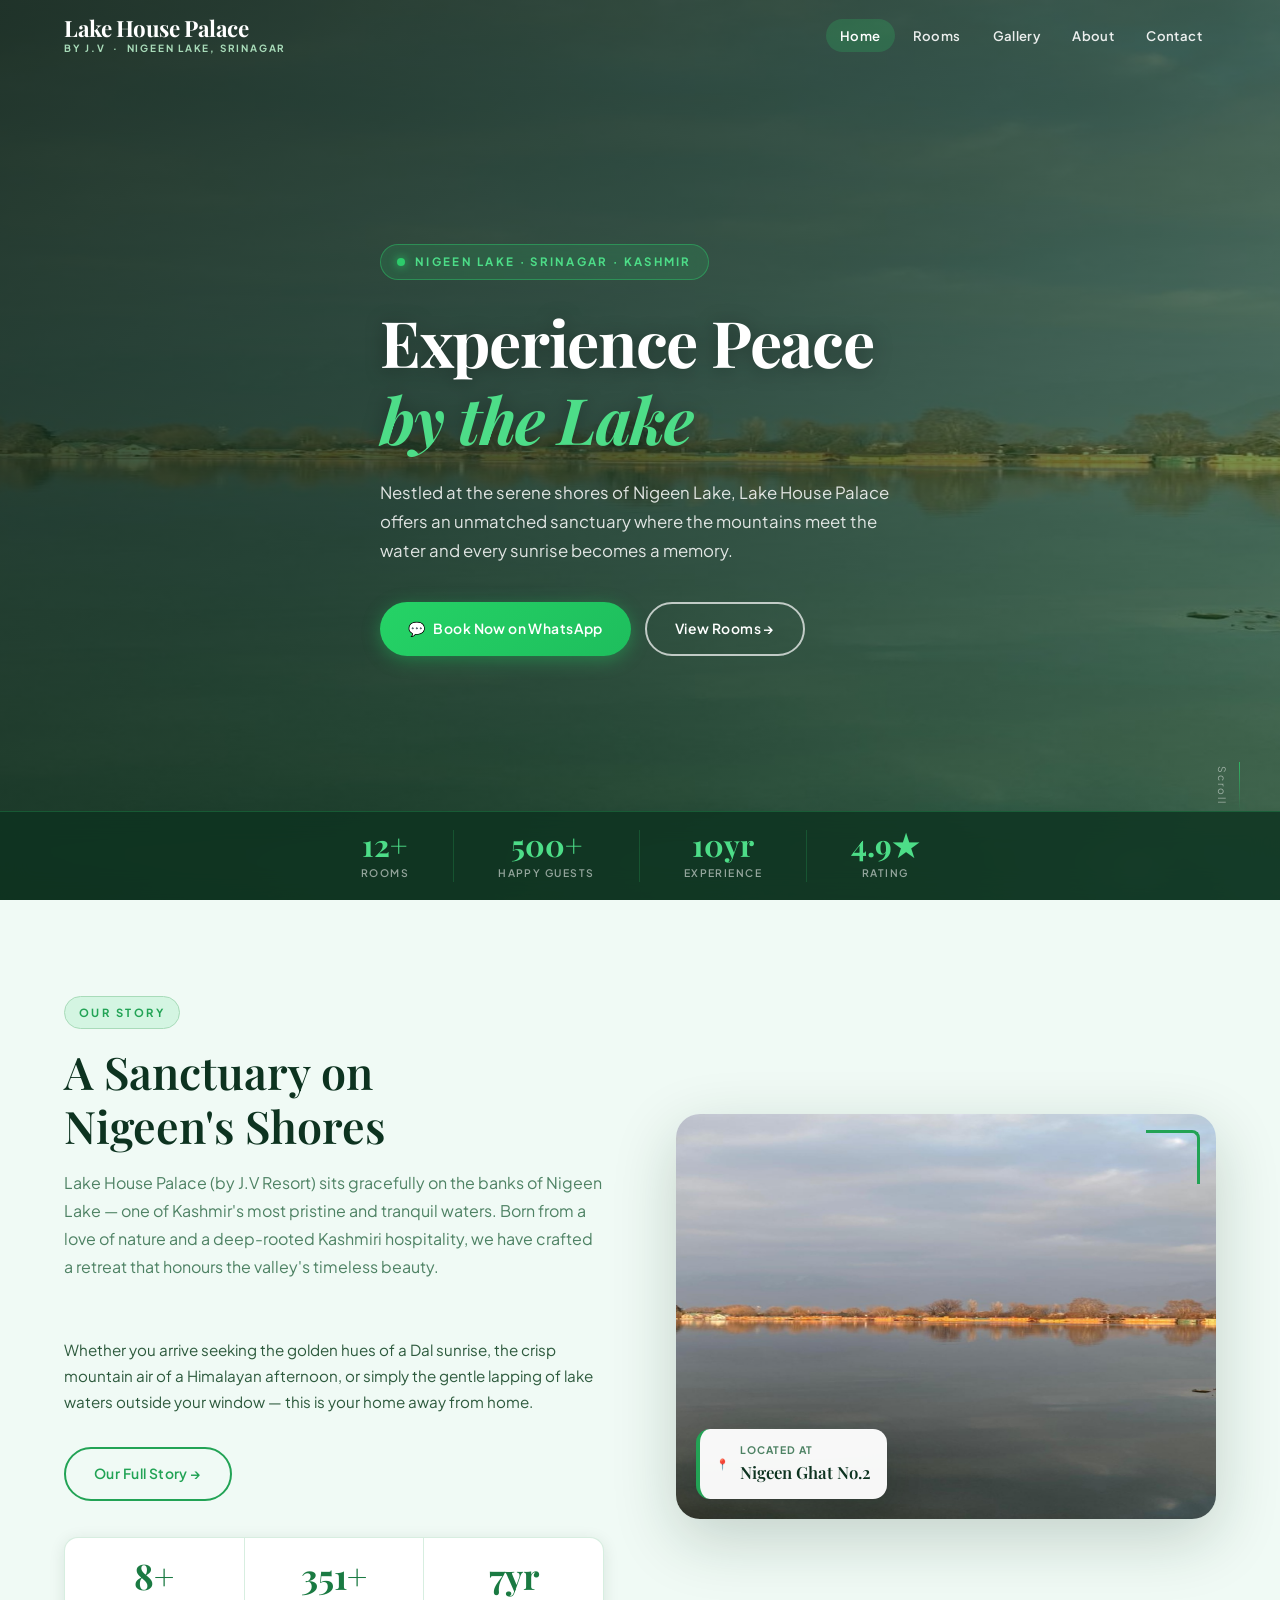
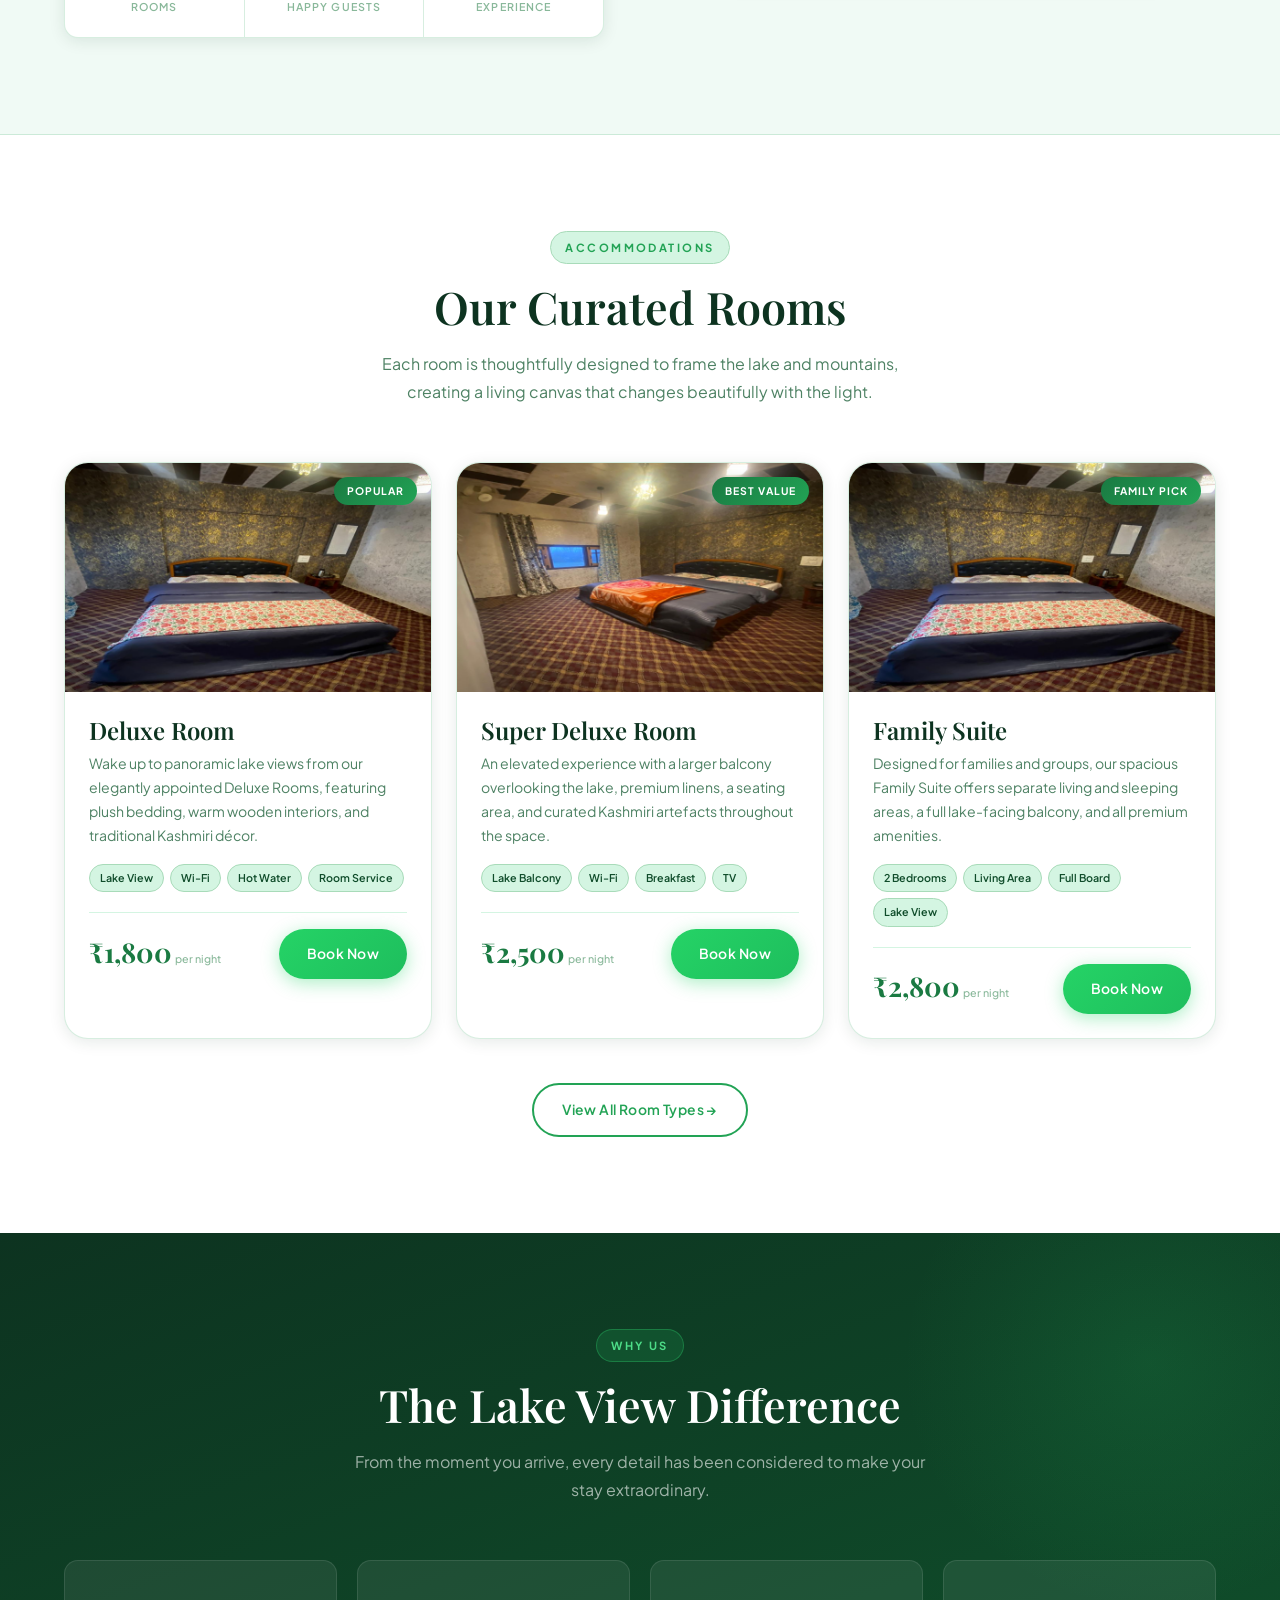
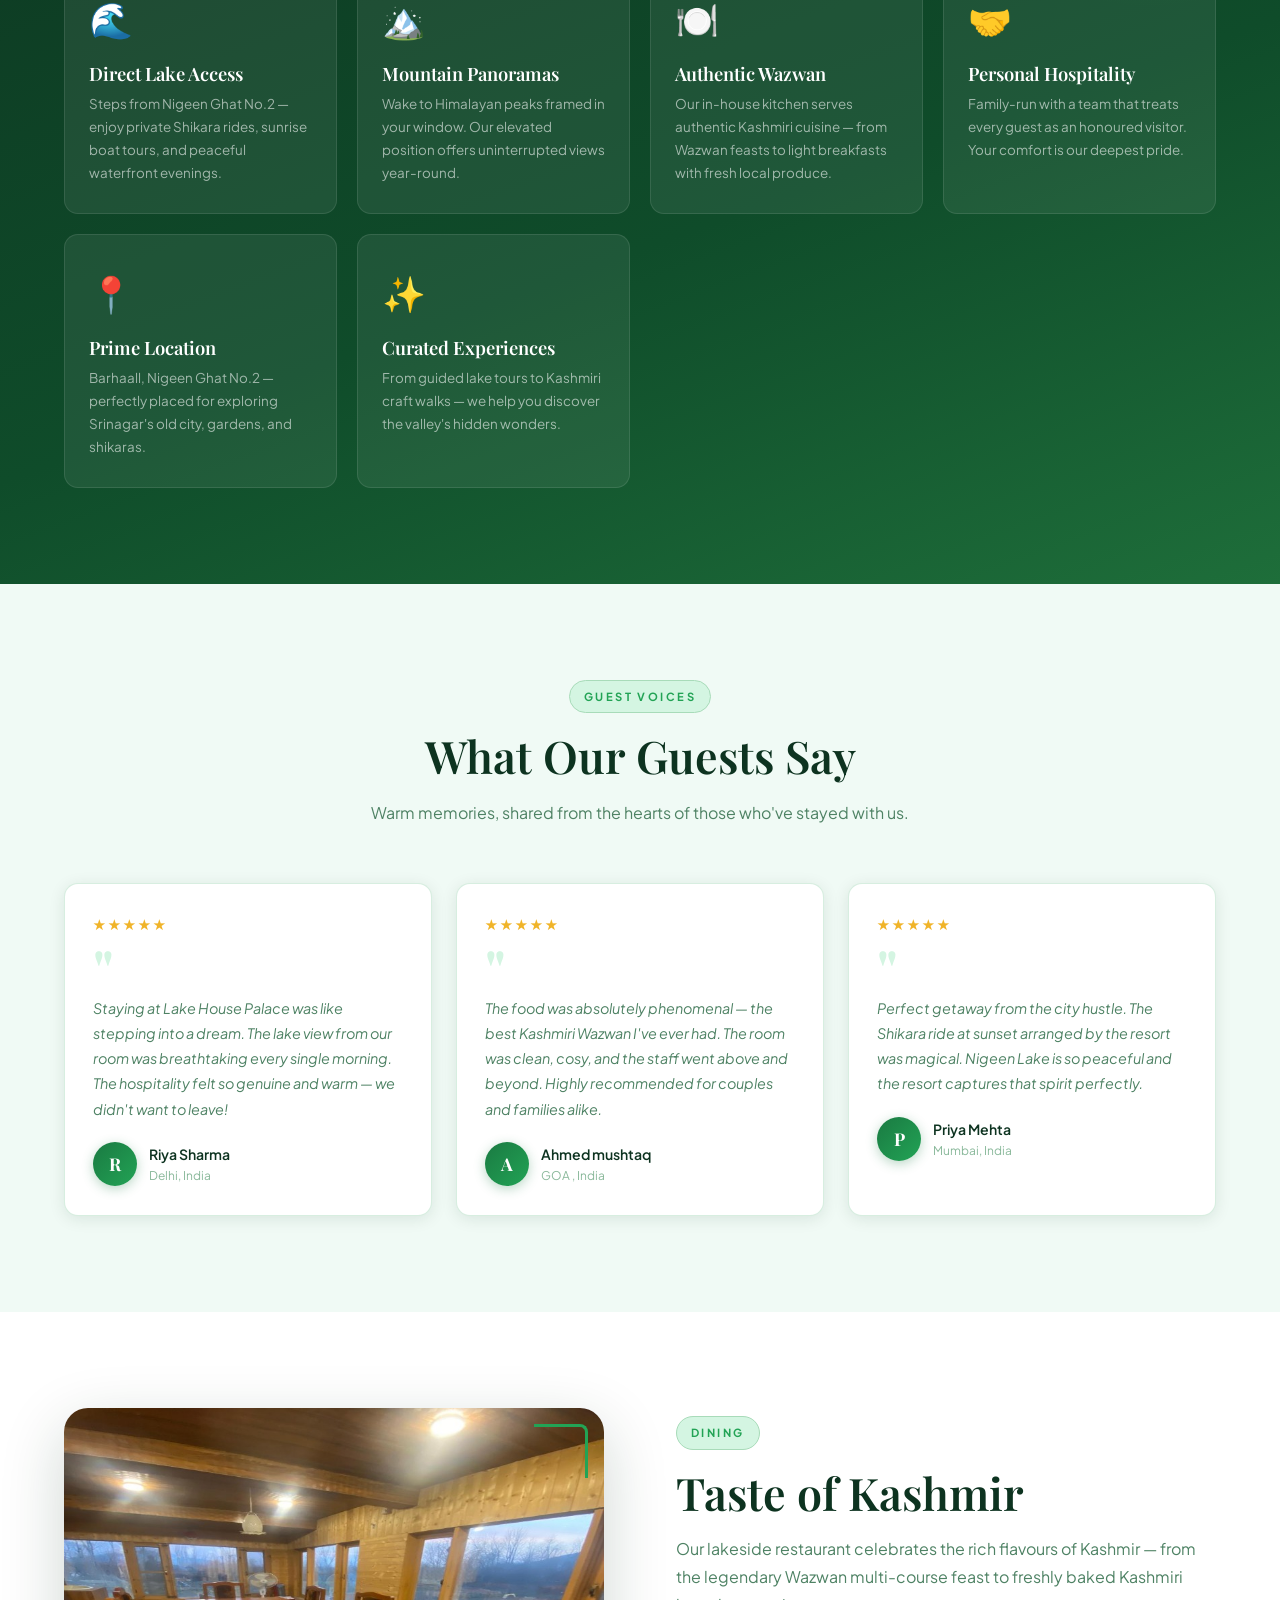
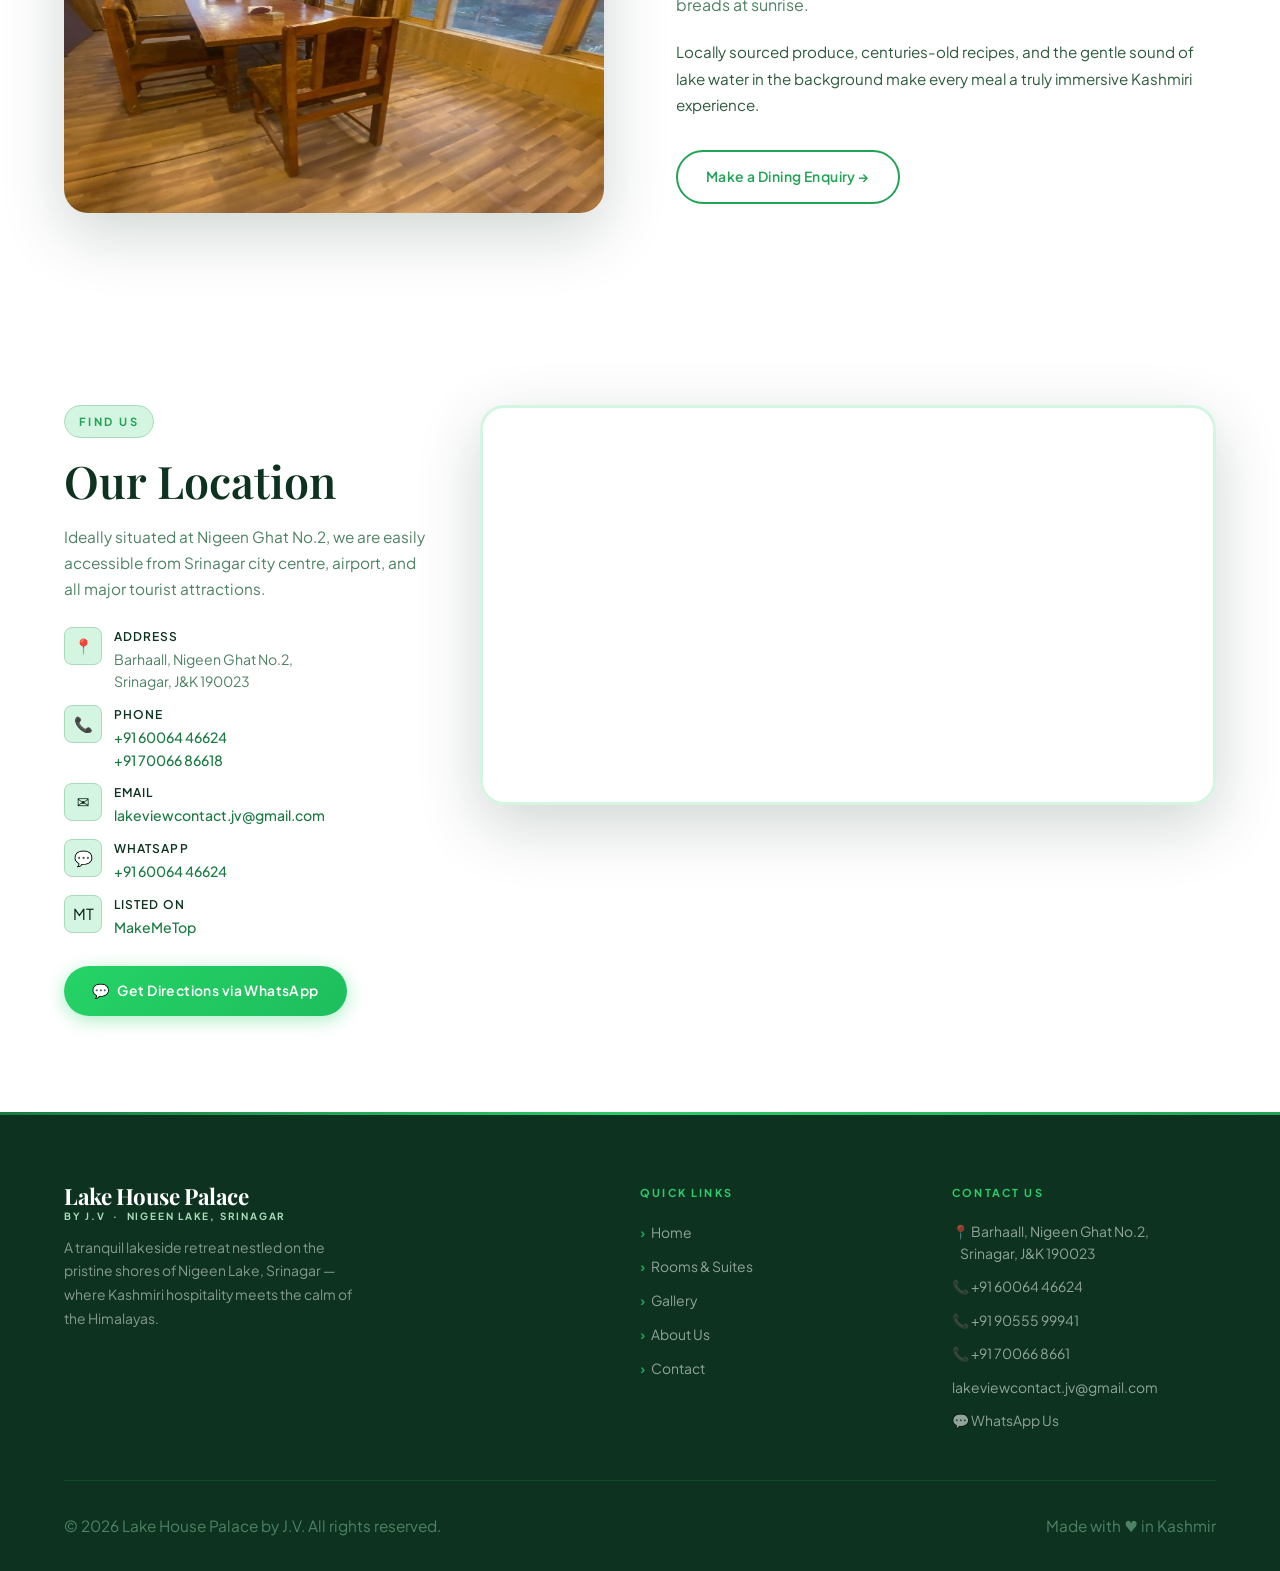
<file: index.html>
<!DOCTYPE html>
<html lang="en">
<head>
  <meta charset="UTF-8" />
  <meta name="google-site-verification" content="mdcYv3ULJV0JlBbwHtMR_3-IWKvSbrbpNTpb2EOrbWk" />
  <meta name="viewport" content="width=device-width, initial-scale=1.0" />
  <title>Lake House Palace (by J.V Resort) — Luxury Hotel on Nigeen Lake, Srinagar | Kashmir</title>
  <meta name="description" content="Experience peace by the lake at Lake House Palace (by J.V Resort). Premium accommodation on Nigeen Lake, Srinagar with stunning mountain views. Book your stay in Kashmir's finest lakeside resort." />
  <meta name="keywords" content="Lake House Palace Srinagar, Nigeen Lake hotels, Srinagar hotels, Kashmir resorts, Nigeen Lake accommodation, hotels in Srinagar, Lake House Palace (by J.V Resort)" />
  <meta name="author" content="Lake House Palace by J.V" />
  <meta name="robots" content="index, follow" />
  <link rel="canonical" href="https://lakehousepalace.in/" />
  
  <!-- Open Graph / Facebook / WhatsApp -->
  <meta property="og:type" content="website" />
  <meta property="og:url" content="https://lakehousepalace.in/" />
  <meta property="og:title" content="Lake House Palace by J.V — Luxury Hotel on Nigeen Lake, Srinagar" />
  <meta property="og:description" content="Experience peace by the lake. Premium accommodation on Nigeen Lake, Srinagar with stunning mountain views." />
  <meta property="og:image" content="https://lakehousepalace.in/images/og-img.jpg" />
  
  <!-- Twitter -->
  <meta property="twitter:card" content="summary_large_image">
  <meta property="twitter:url" content="https://lakehousepalace.in/">
  <meta property="twitter:title" content="Lake House Palace by J.V">
  <meta property="twitter:description" content="Experience peace by the lake. Premium accommodation on Nigeen Lake, Srinagar.">
  <meta property="twitter:image" content="https://lakehousepalace.in/images/og-img.jpg">

  <link rel="icon" type="image/png" sizes="32x32" href="/favicon.png">
  <link rel="icon" type="image/png" sizes="16x16" href="/favicon.png">
  <link rel="apple-touch-icon" href="/favicon.png">
  <link rel="shortcut icon" href="/favicon.png">

  <!-- Geo Tags -->
  <meta name="geo.region" content="IN-JK" />
  <meta name="geo.placename" content="Srinagar" />
  
  <link rel="stylesheet" href="css/style.css" />
  
  <!-- Schema.org for Google -->
  <script type="application/ld+json">
{
  "@context": "https://schema.org",
  "@type": "Hotel",
  "name": "Lake House Palace by J.V",
  "image": "https://lakeviewpalace.in/images/og-img.jpg",
  "description": "A tranquil lakeside resort on the pristine shores of Nigeen Lake, Srinagar, Kashmir. Experience luxury accommodation with stunning lake views.",
  "address": {
    "@type": "PostalAddress",
    "streetAddress": "Barhaall, Nigeen Ghat No.2",
    "addressLocality": "Srinagar",
    "addressRegion": "Jammu and Kashmir",
    "postalCode": "190023",
    "addressCountry": "IN"
  },
  "geo": {
    "@type": "GeoCoordinates",
    "latitude": "34.1118",
    "longitude": "74.8262"
  },
  "url": "https://lakeviewpalace.in",
  "telephone": "+916006446624",
  "email": "lakeviewcontact.jv@gmail.com",
  "priceRange": "₹₹",
  "starRating": {
    "@type": "Rating",
    "ratingValue": "4.9"
  },
  "amenityFeature": [
    {
      "@type": "LocationFeatureSpecification",
      "name": "Lake View"
    },
    {
      "@type": "LocationFeatureSpecification",
      "name": "Restaurant"
    },
    {
      "@type": "LocationFeatureSpecification",
      "name": "Free WiFi"
    }
  ]
}
</script>
</head>
<body>

<!-- ═══ NAVBAR ═══════════════════════════════════ -->
<nav class="navbar" aria-label="Main navigation">
  <div class="container">
    <a href="index.html" class="nav-logo" aria-label="Lake House Palace (by J.V Resort) Home">
      <span class="logo-main">Lake House Palace</span>
      <span class="logo-sub">By J.V &nbsp;·&nbsp; Nigeen Lake, Srinagar</span>
    </a>

    <button class="hamburger" aria-label="Toggle menu" aria-expanded="false">
      <span></span><span></span><span></span>
    </button>

    <ul class="nav-links" role="list">
      <li><a href="index.html" class="active">Home</a></li>
      <li><a href="rooms.html">Rooms</a></li>
      <li><a href="gallery.html">Gallery</a></li>
      <li><a href="about.html">About</a></li>
      <li><a href="contact.html">Contact</a></li>
    </ul>
  </div>
</nav>

<!-- ═══ HERO ══════════════════════════════════════ -->
<section class="hero" aria-label="Welcome to Lake House Palace">
  <div class="hero-bg" role="img" aria-label="Scenic view of Nigeen Lake, Srinagar"></div>

  <div class="container">
    <div class="hero-content">
      <div class="hero-badge" aria-label="Location">
        <span class="hero-badge-dot" aria-hidden="true"></span>
        Nigeen Lake · Srinagar · Kashmir
      </div>
      <h1 class="hero-title">
        Experience Peace<br><span class="accent">by the Lake</span>
      </h1>
      <p class="hero-desc">
        Nestled at the serene shores of Nigeen Lake, Lake House Palace offers an unmatched sanctuary where the mountains meet the water and every sunrise becomes a memory.
      </p>
      <div class="hero-actions">
        <a href="https://wa.me/916006446624?text=Hello%2C%20I%27d%20like%20to%20book%20a%20room%20at%20Lake%20View%20Palace." class="btn btn-wa" target="_blank" rel="noopener">
          <span>💬</span> Book Now on WhatsApp
        </a>
        <a href="rooms.html" class="btn btn-outline-white">
          View Rooms →
        </a>
      </div>
    </div>
  </div>

  <!-- Stats Bar -->
  <div class="hero-stats" aria-label="Resort highlights">
    <div class="container">
      <div class="hero-stat-item">
        <span class="hero-stat-num">12+</span>
        <span class="hero-stat-label">Rooms</span>
      </div>
      <div class="hero-stat-item">
        <span class="hero-stat-num">500+</span>
        <span class="hero-stat-label">Happy Guests</span>
      </div>
      <div class="hero-stat-item">
        <span class="hero-stat-num">10yr</span>
        <span class="hero-stat-label">Experience</span>
      </div>
      <div class="hero-stat-item">
        <span class="hero-stat-num">4.9★</span>
        <span class="hero-stat-label">Rating</span>
      </div>
    </div>
  </div>

  <div class="hero-scroll" aria-hidden="true">
    <div class="scroll-line"></div>
    <span>Scroll</span>
  </div>
</section>

<!-- ═══ INTRO ═════════════════════════════════════ -->
<section class="intro section" id="intro" aria-labelledby="intro-heading">
  <div class="container">
    <div class="intro-grid">
      <div class="intro-text">
        <span class="section-label reveal">Our Story</span>
        <h2 class="section-title reveal" id="intro-heading">A Sanctuary on<br>Nigeen's Shores</h2>
        <p class="section-subtitle reveal">
          Lake House Palace (by J.V Resort) sits gracefully on the banks of Nigeen Lake — one of Kashmir's most pristine and tranquil waters. Born from a love of nature and a deep-rooted Kashmiri hospitality, we have crafted a retreat that honours the valley's timeless beauty.
        </p>
        <p class="reveal" style="color:var(--text-mid);font-size:.95rem;margin-bottom:32px;">
          Whether you arrive seeking the golden hues of a Dal sunrise, the crisp mountain air of a Himalayan afternoon, or simply the gentle lapping of lake waters outside your window — this is your home away from home.
        </p>
        <a href="about.html" class="btn btn-outline reveal">Our Full Story →</a>

        <div class="intro-stats reveal">
          <div class="stat">
            <div class="stat-num" data-target="12" data-suffix="+">12+</div>
            <div class="stat-label">Rooms</div>
          </div>
          <div class="stat">
            <div class="stat-num" data-target="500" data-suffix="+">500+</div>
            <div class="stat-label">Happy Guests</div>
          </div>
          <div class="stat">
            <div class="stat-num" data-target="10" data-suffix="yr">10yr</div>
            <div class="stat-label">Experience</div>
          </div>
        </div>
      </div>

      <div class="intro-image reveal">
        <img src="images/hero.jpg" alt="Tranquil view from Lake House Palace overlooking Nigeen Lake" loading="lazy" />
        <div class="intro-badge">
          <span class="intro-badge-icon">📍</span>
          <div>
            <span>Located at</span>
            <strong>Nigeen Ghat No.2</strong>
          </div>
        </div>
      </div>
    </div>
  </div>
</section>

<!-- ═══ FEATURED ROOMS ════════════════════════════ -->
<section class="rooms-section section" id="rooms" aria-labelledby="rooms-heading">
  <div class="container">
    <div class="text-center">
      <span class="section-label reveal">Accommodations</span>
      <h2 class="section-title reveal" id="rooms-heading">Our Curated Rooms</h2>
      <p class="section-subtitle reveal">Each room is thoughtfully designed to frame the lake and mountains, creating a living canvas that changes beautifully with the light.</p>
    </div>

    <div class="rooms-grid">

      <!-- Deluxe Room -->
      <article class="room-card reveal" aria-labelledby="room-deluxe">
        <div class="room-img">
          <img src="images/deluxe.png" alt="Deluxe Lake View Room interior at Lake House Palace (by J.V Resort)" loading="lazy" />
          <span class="room-badge">Popular</span>
        </div>
        <div class="room-body">
          <h3 class="room-name" id="room-deluxe">Deluxe Room</h3>
          <p class="room-desc">Wake up to panoramic lake views from our elegantly appointed Deluxe Rooms, featuring plush bedding, warm wooden interiors, and traditional Kashmiri décor.</p>
          <div class="room-amenities">
            <span class="amenity-tag">Lake View</span>
            <span class="amenity-tag">Wi-Fi</span>
            <span class="amenity-tag">Hot Water</span>
            <span class="amenity-tag">Room Service</span>
          </div>
          <div class="room-footer">
            <div class="room-price">
              <span class="price-num">₹1,800</span>
              <span class="price-note">per night</span>
            </div>
            <a href="https://wa.me/916006446624?text=I'd%20like%20to%20book%20the%20Deluxe%20Room%20at%20Lake%20House%20Palace." class="btn btn-wa" target="_blank" rel="noopener">Book Now</a>
          </div>
        </div>
      </article>

      <!-- Super Deluxe Room -->
      <article class="room-card reveal" aria-labelledby="room-superdeluxe">
        <div class="room-img">
          <img src="images/superdeluxe.png" alt="Super Deluxe Room at Lake House Palace Srinagar" loading="lazy" />
          <span class="room-badge">Best Value</span>
        </div>
        <div class="room-body">
          <h3 class="room-name" id="room-superdeluxe">Super Deluxe Room</h3>
          <p class="room-desc">An elevated experience with a larger balcony overlooking the lake, premium linens, a seating area, and curated Kashmiri artefacts throughout the space.</p>
          <div class="room-amenities">
            <span class="amenity-tag">Lake Balcony</span>
            <span class="amenity-tag">Wi-Fi</span>
            <span class="amenity-tag">Breakfast</span>
            <span class="amenity-tag">TV</span>
          </div>
          <div class="room-footer">
            <div class="room-price">
              <span class="price-num">₹2,500</span>
              <span class="price-note">per night</span>
            </div>
            <a href="https://wa.me/916006446624?text=I'd%20like%20to%20book%20the%20Super%20Deluxe%20Room%20at%20Lake%20House%20Palace." class="btn btn-wa" target="_blank" rel="noopener">Book Now</a>
          </div>
        </div>
      </article>

      <!-- Family Suite -->
      <article class="room-card reveal" aria-labelledby="room-family">
        <div class="room-img">
          <img src="images/deluxe.png" alt="Family Suite at Lake House Palace offering spacious lake views" loading="lazy" />
          <span class="room-badge">Family Pick</span>
        </div>
        <div class="room-body">
          <h3 class="room-name" id="room-family">Family Suite</h3>
          <p class="room-desc">Designed for families and groups, our spacious Family Suite offers separate living and sleeping areas, a full lake-facing balcony, and all premium amenities.</p>
          <div class="room-amenities">
            <span class="amenity-tag">2 Bedrooms</span>
            <span class="amenity-tag">Living Area</span>
            <span class="amenity-tag">Full Board</span>
            <span class="amenity-tag">Lake View</span>
          </div>
          <div class="room-footer">
            <div class="room-price">
              <span class="price-num">₹2,800</span>
              <span class="price-note">per night</span>
            </div>
            <a href="https://wa.me/916006446624?text=I'd%20like%20to%20book%20the%20Family%20Suite%20at%20Lake%20House%20Palace." class="btn btn-wa" target="_blank" rel="noopener">Book Now</a>
          </div>
        </div>
      </article>

    </div>

    <div class="text-center" style="margin-top:44px;">
      <a href="rooms.html" class="btn btn-outline reveal">View All Room Types →</a>
    </div>
  </div>
</section>

<!-- ═══ WHY CHOOSE US ══════════════════════════════ -->
<section class="why section" id="why" aria-labelledby="why-heading">
  <div class="container">
    <div class="text-center">
      <span class="section-label reveal">Why Us</span>
      <h2 class="section-title reveal" id="why-heading">The Lake View Difference</h2>
      <p class="section-subtitle reveal" style="color:rgba(255,255,255,.6);">From the moment you arrive, every detail has been considered to make your stay extraordinary.</p>
    </div>

    <div class="why-grid">
      <div class="why-card reveal">
        <div class="why-icon">🌊</div>
        <h3 class="why-title">Direct Lake Access</h3>
        <p class="why-desc">Steps from Nigeen Ghat No.2 — enjoy private Shikara rides, sunrise boat tours, and peaceful waterfront evenings.</p>
      </div>
      <div class="why-card reveal">
        <div class="why-icon">🏔️</div>
        <h3 class="why-title">Mountain Panoramas</h3>
        <p class="why-desc">Wake to Himalayan peaks framed in your window. Our elevated position offers uninterrupted views year-round.</p>
      </div>
      <div class="why-card reveal">
        <div class="why-icon">🍽️</div>
        <h3 class="why-title">Authentic Wazwan</h3>
        <p class="why-desc">Our in-house kitchen serves authentic Kashmiri cuisine — from Wazwan feasts to light breakfasts with fresh local produce.</p>
      </div>
      <div class="why-card reveal">
        <div class="why-icon">🤝</div>
        <h3 class="why-title">Personal Hospitality</h3>
        <p class="why-desc">Family-run with a team that treats every guest as an honoured visitor. Your comfort is our deepest pride.</p>
      </div>
      <div class="why-card reveal">
        <div class="why-icon">📍</div>
        <h3 class="why-title">Prime Location</h3>
        <p class="why-desc">Barhaall, Nigeen Ghat No.2 — perfectly placed for exploring Srinagar's old city, gardens, and shikaras.</p>
      </div>
      <div class="why-card reveal">
        <div class="why-icon">✨</div>
        <h3 class="why-title">Curated Experiences</h3>
        <p class="why-desc">From guided lake tours to Kashmiri craft walks — we help you discover the valley's hidden wonders.</p>
      </div>
    </div>
  </div>
</section>

<!-- ═══ TESTIMONIALS ══════════════════════════════ -->
<section class="testimonials section" id="testimonials" aria-labelledby="testi-heading">
  <div class="container">
    <div class="text-center">
      <span class="section-label reveal">Guest Voices</span>
      <h2 class="section-title reveal" id="testi-heading">What Our Guests Say</h2>
      <p class="section-subtitle reveal">Warm memories, shared from the hearts of those who've stayed with us.</p>
    </div>

    <div class="testimonials-grid">
      <article class="testi-card reveal">
        <div class="stars" aria-label="5 out of 5 stars">★★★★★</div>
        <div class="testi-quote">"</div>
        <p class="testi-text">Staying at Lake House Palace was like stepping into a dream. The lake view from our room was breathtaking every single morning. The hospitality felt so genuine and warm — we didn't want to leave!</p>
        <div class="testi-author">
          <div class="testi-avatar" aria-hidden="true">R</div>
          <div>
            <p class="testi-name">Riya Sharma</p>
            <p class="testi-place">Delhi, India</p>
          </div>
        </div>
      </article>

      <article class="testi-card reveal">
        <div class="stars" aria-label="5 out of 5 stars">★★★★★</div>
        <div class="testi-quote">"</div>
        <p class="testi-text">The food was absolutely phenomenal — the best Kashmiri Wazwan I've ever had. The room was clean, cosy, and the staff went above and beyond. Highly recommended for couples and families alike.</p>
        <div class="testi-author">
          <div class="testi-avatar" aria-hidden="true">A</div>
          <div>
            <p class="testi-name">Ahmed mushtaq</p>
            <p class="testi-place">GOA , India</p>
          </div>
        </div>
      </article>

      <article class="testi-card reveal">
        <div class="stars" aria-label="5 out of 5 stars">★★★★★</div>
        <div class="testi-quote">"</div>
        <p class="testi-text">Perfect getaway from the city hustle. The Shikara ride at sunset arranged by the resort was magical. Nigeen Lake is so peaceful and the resort captures that spirit perfectly.</p>
        <div class="testi-author">
          <div class="testi-avatar" aria-hidden="true">P</div>
          <div>
            <p class="testi-name">Priya Mehta</p>
            <p class="testi-place">Mumbai, India</p>
          </div>
        </div>
      </article>
    </div>
  </div>
</section>

<!-- ═══ RESTAURANT PREVIEW ════════════════════════ -->
<section class="section" style="background:var(--shore);" aria-labelledby="rest-heading">
  <div class="container">
    <div class="intro-grid">
      <div class="intro-image reveal">
        <img src="images/restaurant.jpg" alt="Lake House Palace restaurant serving authentic Kashmiri cuisine" loading="lazy" />
      </div>
      <div class="intro-text">
        <span class="section-label reveal">Dining</span>
        <h2 class="section-title reveal" id="rest-heading">Taste of Kashmir</h2>
        <p class="section-subtitle reveal" style="margin-bottom:20px;">
          Our lakeside restaurant celebrates the rich flavours of Kashmir — from the legendary Wazwan multi-course feast to freshly baked Kashmiri breads at sunrise.
        </p>
        <p class="reveal" style="color:var(--text-mid);font-size:.95rem;margin-bottom:32px;">
          Locally sourced produce, centuries-old recipes, and the gentle sound of lake water in the background make every meal a truly immersive Kashmiri experience.
        </p>
        <a href="contact.html" class="btn btn-outline reveal">Make a Dining Enquiry →</a>
      </div>
    </div>
  </div>
</section>

<!-- ═══ MAP ════════════════════════════════════════ -->
<section class="map-section section" id="location" aria-labelledby="map-heading">
  <div class="container">
    <div class="map-inner">
      <div>
        <span class="section-label reveal">Find Us</span>
        <h2 class="section-title reveal" id="map-heading">Our Location</h2>
        <p class="reveal" style="margin-bottom:24px;">
          Ideally situated at Nigeen Ghat No.2, we are easily accessible from Srinagar city centre, airport, and all major tourist attractions.
        </p>

        <ul class="contact-list reveal">

          <li class="contact-item">
            <span class="contact-icon" aria-hidden="true">📍</span>
            <div class="contact-text">
              <strong>Address</strong>
              Barhaall, Nigeen Ghat No.2,<br>Srinagar, J&K 190023
            </div>
          </li>

          <li class="contact-item">
            <span class="contact-icon" aria-hidden="true">📞</span>
            <div class="contact-text">
              <strong>Phone</strong>
              <a href="tel:+916006446624">+91 60064 46624</a><br>
              <a href="tel:+917006686618">+91 70066 86618</a>
            </div>
          </li>

          <li class="contact-item">
            <span class="contact-icon" aria-hidden="true">✉️</span>
            <div class="contact-text">
              <strong>Email</strong>
              <a href="mailto:lakeviewcontact.jv@gmail.com">lakeviewcontact.jv@gmail.com</a>
            </div>
          </li>

          <li class="contact-item">
            <span class="contact-icon" aria-hidden="true">💬</span>
            <div class="contact-text">
              <strong>WhatsApp</strong>
              <a href="https://wa.me/916006446624" target="_blank" rel="noopener">
                +91 60064 46624
              </a>
            </div>
          </li>

          <!-- ✅ MakeMeTop Added -->
          <li class="contact-item">
            <span class="contact-icon" aria-hidden="true">MT</span>
            <div class="contact-text">
              <strong>Listed On</strong>
              <a href="https://makemetop.in/?biz=jzfqfr9vhQKlmOrne1We" target="_blank" rel="noopener">
                MakeMeTop
              </a>
            </div>
          </li>

        </ul>

        <!-- Buttons -->
        <div style="margin-top:28px;" class="reveal">
          <a href="https://wa.me/916006446624?text=Hello%20Lake%20House%20Palace%2C%20I%20need%20directions." 
             class="btn btn-wa" target="_blank" rel="noopener">
            <span>💬</span> Get Directions via WhatsApp
          </a>
        </div>
      </div>

      <div class="map-frame reveal">
        <iframe
          src="https://maps.google.com/maps?q=Barhaall,+Srinagar,+Nigeen+Ghat+No.2,+Jammu+and+Kashmir+190023&output=embed"
          loading="lazy"
          allowfullscreen
          title="Lake House Palace location map — Nigeen Ghat No.2, Srinagar"
          referrerpolicy="no-referrer-when-downgrade">
        </iframe>
      </div>
    </div>
  </div>
</section>

<!-- ═══ FOOTER ════════════════════════════════════ -->
<footer class="footer" role="contentinfo">
  <div class="container">
    <div class="footer-grid">

      <div class="footer-brand">
        <a href="index.html" class="nav-logo">
          <span class="logo-main">Lake House Palace</span>
          <span class="logo-sub">By J.V &nbsp;·&nbsp; Nigeen Lake, Srinagar</span>
        </a>
        <p>A tranquil lakeside retreat nestled on the pristine shores of Nigeen Lake, Srinagar — where Kashmiri hospitality meets the calm of the Himalayas.</p>
      </div>

      <div>
        <p class="footer-title">Quick Links</p>
        <ul class="footer-links" role="list">
          <li><a href="index.html">Home</a></li>
          <li><a href="rooms.html">Rooms & Suites</a></li>
          <li><a href="gallery.html">Gallery</a></li>
          <li><a href="about.html">About Us</a></li>
          <li><a href="contact.html">Contact</a></li>
        </ul>
      </div>

      <div>
        <p class="footer-title">Contact Us</p>
        <div class="footer-contact">
          <a href="https://maps.app.goo.gl/zUoeW21KdYyyNMRp8" target="_blank" rel="noopener">
            📍 Barhaall, Nigeen Ghat No.2,<br>&nbsp;&nbsp;&nbsp;&nbsp;Srinagar, J&K 190023
          </a>
           <a href="tel:+916006446624">📞 +91 60064 46624</a>
          <a href="tel:+919055599941">📞 +91 90555 99941</a>
          <a href="tel:+91700668661">📞 +91 70066 8661</a>
         <a href="mailto:lakeviewcontact.jv@gmail.com">lakeviewcontact.jv@gmail.com</a>
          <a href="https://wa.me/916006446624" target="_blank" rel="noopener">💬 WhatsApp Us</a>
        </div>
      </div>

    </div>

    <div class="footer-bottom">
      <p>© <span id="year"></span> Lake House Palace by J.V. All rights reserved.</p>
      <p>Made with ♥ in Kashmir</p>
    </div>
  </div>
</footer>

<script src="js/script.js"></script>
</body>
</html>
</file>
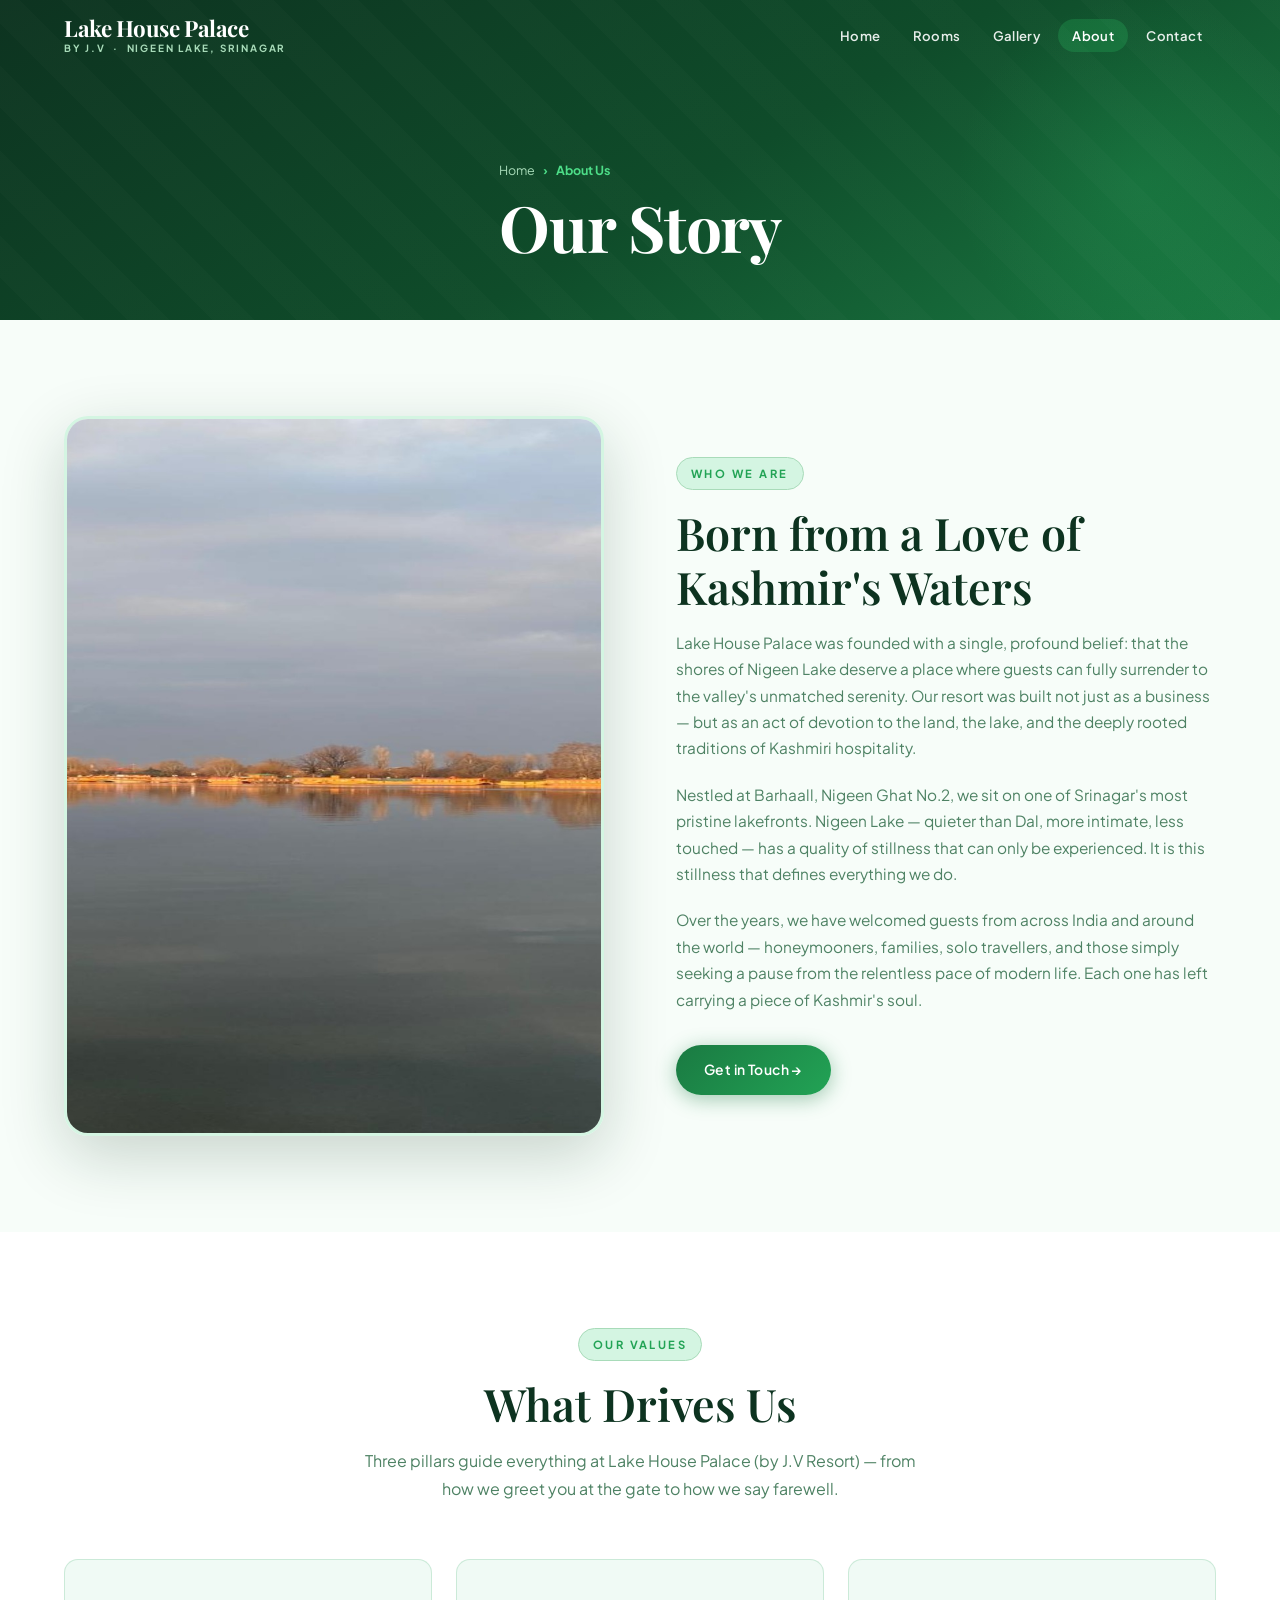
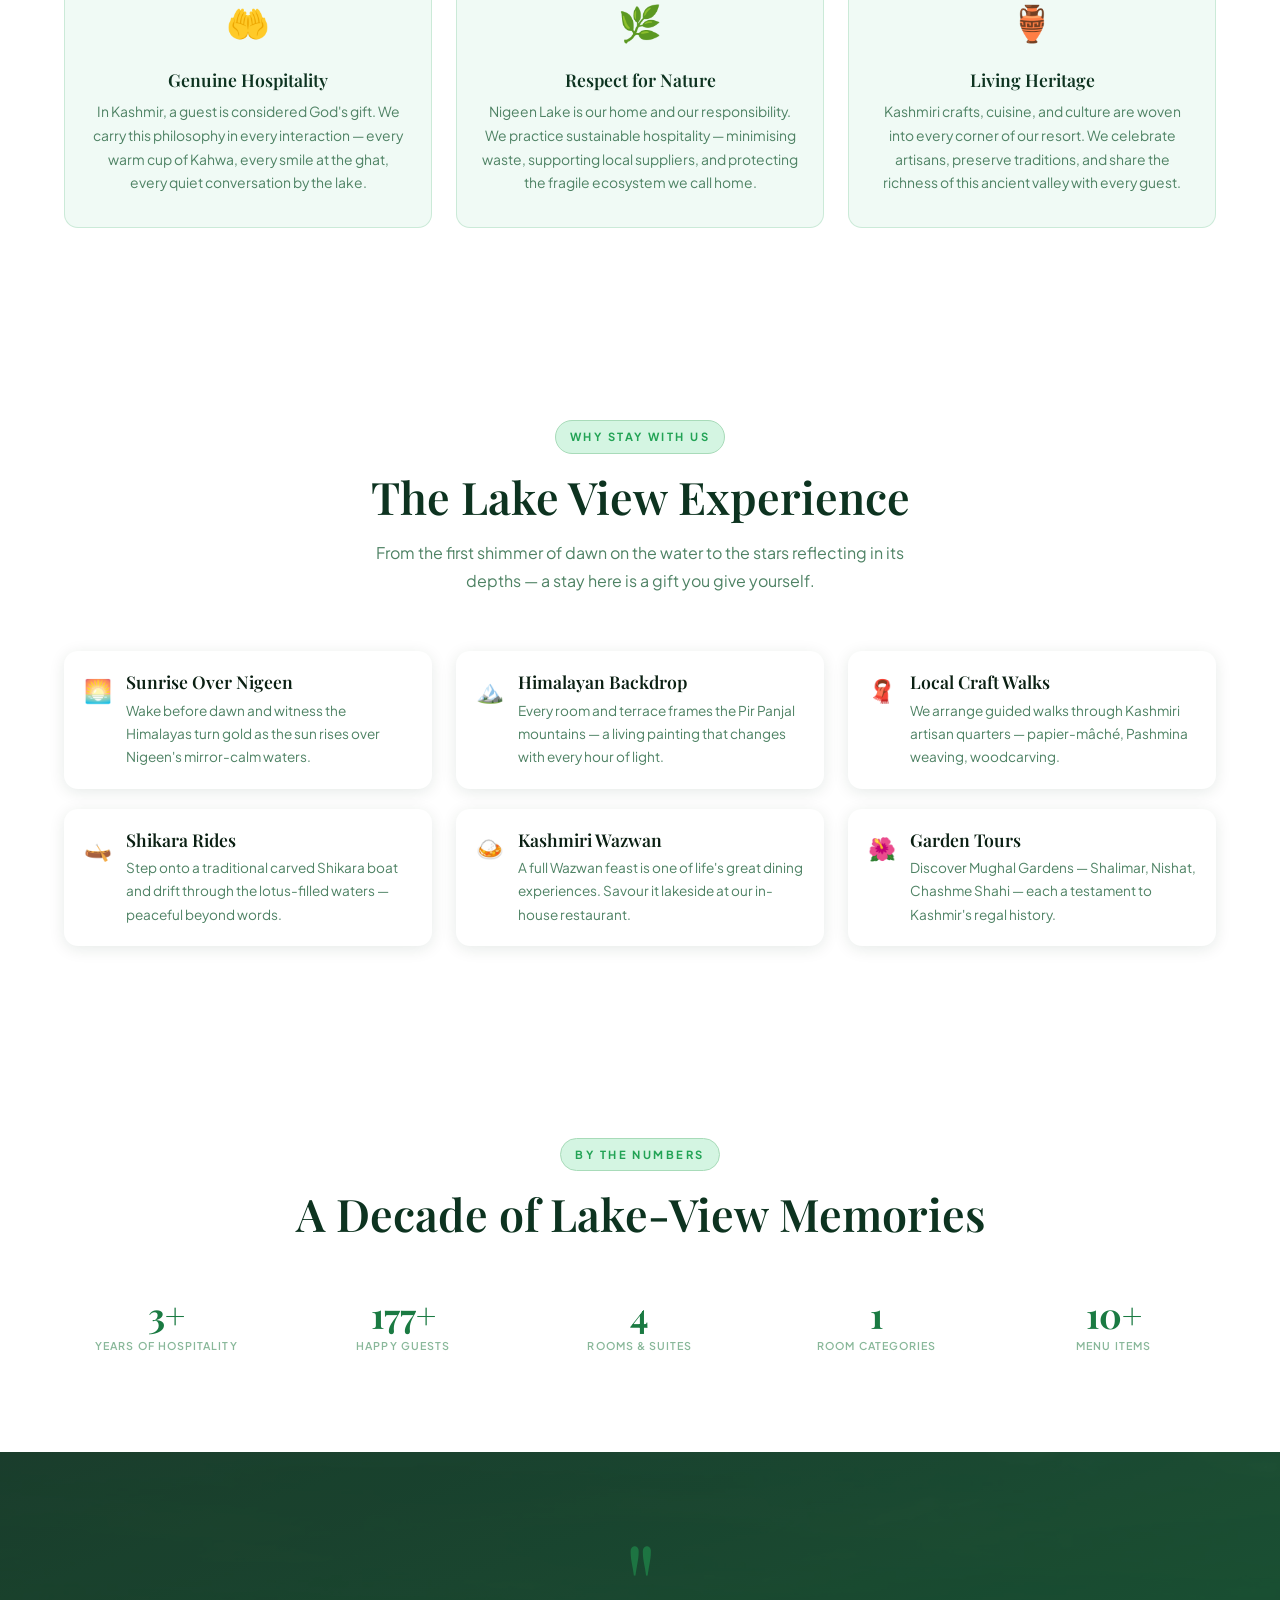
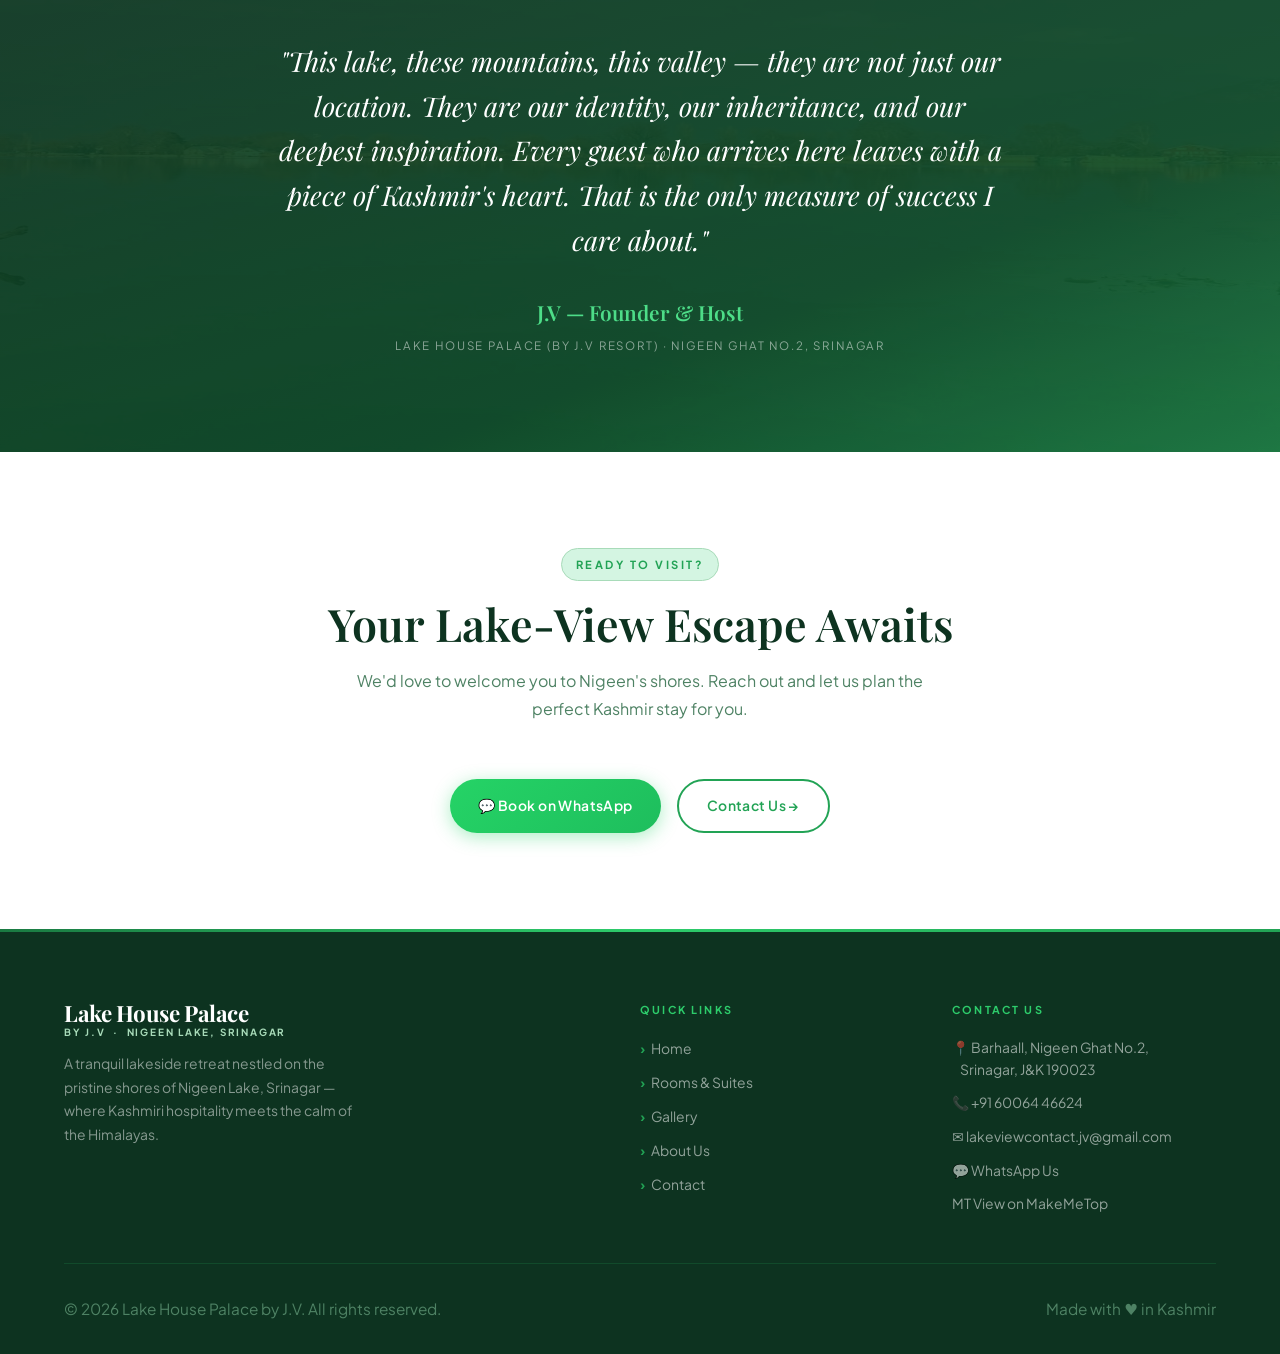
<file: about.html>
<!DOCTYPE html>
<html lang="en">
<head>
  <meta charset="UTF-8" />
  <meta name="viewport" content="width=device-width, initial-scale=1.0" />
  <title>About Us — Lake House Palace by J.V, Srinagar</title>
  <meta name="description" content="Learn the story of Lake House Palace (by J.V Resort) — a family-run lakeside sanctuary on the shores of Nigeen Lake, Srinagar, built on love for Kashmir." />
  <meta name="keywords" content="About Lake House Palace (by J.V Resort), Kashmir hotel story, family resort Srinagar, Nigeen Lake retreat history, J.V resort Kashmir" />
  <link rel="canonical" href="about.html" />
  <link rel="stylesheet" href="css/style.css" />
  
   <!-- Open Graph / Facebook / WhatsApp -->
  <meta property="og:type" content="website" />
  <meta property="og:url" content="https://lakehousepalace.in/" />
  <meta property="og:title" content="Lake House Palace by J.V — Luxury Hotel on Nigeen Lake, Srinagar" />
  <meta property="og:description" content="Experience peace by the lake. Premium accommodation on Nigeen Lake, Srinagar with stunning mountain views." />
  <meta property="og:image" content="https://lakehousepalace.in/images/og-img.jpg" />
  
  <!-- Twitter -->
  <meta property="twitter:card" content="summary_large_image">
  <meta property="twitter:url" content="https://lakehousepalace.in/">
  <meta property="twitter:title" content="Lake House Palace by J.V">
  <meta property="twitter:description" content="Experience peace by the lake. Premium accommodation on Nigeen Lake, Srinagar.">
  <meta property="twitter:image" content="https://lakehousepalace.in/images/og-img.jpg">

  <link rel="icon" type="image/png" sizes="32x32" href="/favicon.png">
  <link rel="icon" type="image/png" sizes="16x16" href="/favicon.png">
  <link rel="apple-touch-icon" href="/favicon.png">
  <link rel="shortcut icon" href="/favicon.png">

</head>
<body>

<!-- ═══ NAVBAR ═══════════════════════════════════ -->
<nav class="navbar scrolled" aria-label="Main navigation">
  <div class="container">
    <a href="index.html" class="nav-logo">
      <span class="logo-main">Lake House Palace</span>
      <span class="logo-sub">By J.V &nbsp;·&nbsp; Nigeen Lake, Srinagar</span>
    </a>
    <button class="hamburger" aria-label="Toggle menu" aria-expanded="false">
      <span></span><span></span><span></span>
    </button>
    <ul class="nav-links" role="list">
      <li><a href="index.html">Home</a></li>
      <li><a href="rooms.html">Rooms</a></li>
      <li><a href="gallery.html">Gallery</a></li>
      <li><a href="about.html" class="active">About</a></li>
      <li><a href="contact.html">Contact</a></li>
    </ul>
  </div>
</nav>

<!-- ═══ PAGE HERO ═════════════════════════════════ -->
<header class="page-hero" aria-label="About us header">
  <div class="container">
    <nav class="breadcrumb" aria-label="Breadcrumb">
      <a href="index.html">Home</a>
      <span aria-hidden="true">›</span>
      <span aria-current="page">About Us</span>
    </nav>
    <h1>Our Story</h1>
  </div>
</header>

<!-- ═══ ABOUT INTRO ════════════════════════════════ -->
<section class="about-intro section" aria-labelledby="about-heading">
  <div class="container">
    <div class="about-grid">

      <div class="about-image reveal">
        <img src="images/hero.jpg" alt="Nigeen Lake at sunrise — the view that inspired Lake House Palace (by J.V Resort)" loading="lazy" />
      </div>

      <div>
        <span class="section-label reveal">Who We Are</span>
        <h2 class="section-title reveal" id="about-heading">Born from a Love of<br>Kashmir's Waters</h2>
        <p class="reveal" style="margin-bottom:20px;">
          Lake House Palace was founded with a single, profound belief: that the shores of Nigeen Lake deserve a place where guests can fully surrender to the valley's unmatched serenity. Our resort was built not just as a business — but as an act of devotion to the land, the lake, and the deeply rooted traditions of Kashmiri hospitality.
        </p>
        <p class="reveal" style="margin-bottom:20px;">
          Nestled at Barhaall, Nigeen Ghat No.2, we sit on one of Srinagar's most pristine lakefronts. Nigeen Lake — quieter than Dal, more intimate, less touched — has a quality of stillness that can only be experienced. It is this stillness that defines everything we do.
        </p>
        <p class="reveal" style="margin-bottom:32px;">
          Over the years, we have welcomed guests from across India and around the world — honeymooners, families, solo travellers, and those simply seeking a pause from the relentless pace of modern life. Each one has left carrying a piece of Kashmir's soul.
        </p>
        <a href="contact.html" class="btn btn-primary reveal">Get in Touch →</a>
      </div>

    </div>
  </div>
</section>

<!-- ═══ MISSION ════════════════════════════════════ -->
<section class="mission-section section" aria-labelledby="mission-heading">
  <div class="container">
    <div class="text-center">
      <span class="section-label reveal">Our Values</span>
      <h2 class="section-title reveal" id="mission-heading">What Drives Us</h2>
      <p class="section-subtitle reveal">Three pillars guide everything at Lake House Palace (by J.V Resort) — from how we greet you at the gate to how we say farewell.</p>
    </div>

    <div class="mission-grid">
      <div class="mission-card reveal">
        <div class="mission-icon">🤲</div>
        <h4>Genuine Hospitality</h4>
        <p>In Kashmir, a guest is considered God's gift. We carry this philosophy in every interaction — every warm cup of Kahwa, every smile at the ghat, every quiet conversation by the lake.</p>
      </div>
      <div class="mission-card reveal">
        <div class="mission-icon">🌿</div>
        <h4>Respect for Nature</h4>
        <p>Nigeen Lake is our home and our responsibility. We practice sustainable hospitality — minimising waste, supporting local suppliers, and protecting the fragile ecosystem we call home.</p>
      </div>
      <div class="mission-card reveal">
        <div class="mission-icon">🏺</div>
        <h4>Living Heritage</h4>
        <p>Kashmiri crafts, cuisine, and culture are woven into every corner of our resort. We celebrate artisans, preserve traditions, and share the richness of this ancient valley with every guest.</p>
      </div>
    </div>
  </div>
</section>

<!-- ═══ WHY CHOOSE ══════════════════════════════════ -->
<section class="section" style="background:var(--shore);" aria-labelledby="why2-heading">
  <div class="container">
    <div class="text-center">
      <span class="section-label reveal">Why Stay With Us</span>
      <h2 class="section-title reveal" id="why2-heading">The Lake View Experience</h2>
      <p class="section-subtitle reveal">From the first shimmer of dawn on the water to the stars reflecting in its depths — a stay here is a gift you give yourself.</p>
    </div>

    <div style="display:grid;grid-template-columns:repeat(auto-fit,minmax(260px,1fr));gap:24px;margin-top:48px;">
      <div class="reveal" style="display:flex;flex-direction:column;gap:20px;">
        <div style="display:flex;gap:14px;align-items:flex-start;padding:20px;background:var(--white);border-radius:var(--radius);box-shadow:var(--shadow-sm);">
          <span style="font-size:1.4rem;flex-shrink:0;">🌅</span>
          <div>
            <h4 style="color:var(--deep-water);margin-bottom:6px;">Sunrise Over Nigeen</h4>
            <p style="font-size:.85rem;">Wake before dawn and witness the Himalayas turn gold as the sun rises over Nigeen's mirror-calm waters.</p>
          </div>
        </div>
        <div style="display:flex;gap:14px;align-items:flex-start;padding:20px;background:var(--white);border-radius:var(--radius);box-shadow:var(--shadow-sm);">
          <span style="font-size:1.4rem;flex-shrink:0;">🛶</span>
          <div>
            <h4 style="color:var(--deep-water);margin-bottom:6px;">Shikara Rides</h4>
            <p style="font-size:.85rem;">Step onto a traditional carved Shikara boat and drift through the lotus-filled waters — peaceful beyond words.</p>
          </div>
        </div>
      </div>

      <div class="reveal" style="display:flex;flex-direction:column;gap:20px;">
        <div style="display:flex;gap:14px;align-items:flex-start;padding:20px;background:var(--white);border-radius:var(--radius);box-shadow:var(--shadow-sm);">
          <span style="font-size:1.4rem;flex-shrink:0;">🏔️</span>
          <div>
            <h4 style="color:var(--deep-water);margin-bottom:6px;">Himalayan Backdrop</h4>
            <p style="font-size:.85rem;">Every room and terrace frames the Pir Panjal mountains — a living painting that changes with every hour of light.</p>
          </div>
        </div>
        <div style="display:flex;gap:14px;align-items:flex-start;padding:20px;background:var(--white);border-radius:var(--radius);box-shadow:var(--shadow-sm);">
          <span style="font-size:1.4rem;flex-shrink:0;">🍛</span>
          <div>
            <h4 style="color:var(--deep-water);margin-bottom:6px;">Kashmiri Wazwan</h4>
            <p style="font-size:.85rem;">A full Wazwan feast is one of life's great dining experiences. Savour it lakeside at our in-house restaurant.</p>
          </div>
        </div>
      </div>

      <div class="reveal" style="display:flex;flex-direction:column;gap:20px;">
        <div style="display:flex;gap:14px;align-items:flex-start;padding:20px;background:var(--white);border-radius:var(--radius);box-shadow:var(--shadow-sm);">
          <span style="font-size:1.4rem;flex-shrink:0;">🧣</span>
          <div>
            <h4 style="color:var(--deep-water);margin-bottom:6px;">Local Craft Walks</h4>
            <p style="font-size:.85rem;">We arrange guided walks through Kashmiri artisan quarters — papier-mâché, Pashmina weaving, woodcarving.</p>
          </div>
        </div>
        <div style="display:flex;gap:14px;align-items:flex-start;padding:20px;background:var(--white);border-radius:var(--radius);box-shadow:var(--shadow-sm);">
          <span style="font-size:1.4rem;flex-shrink:0;">🌺</span>
          <div>
            <h4 style="color:var(--deep-water);margin-bottom:6px;">Garden Tours</h4>
            <p style="font-size:.85rem;">Discover Mughal Gardens — Shalimar, Nishat, Chashme Shahi — each a testament to Kashmir's regal history.</p>
          </div>
        </div>
      </div>
    </div>
  </div>
</section>

<!-- ═══ TEAM / QUICK FACTS ════════════════════════ -->
<section class="section" style="background:var(--white);" aria-labelledby="facts-heading">
  <div class="container">
    <div class="text-center">
      <span class="section-label reveal">By the Numbers</span>
      <h2 class="section-title reveal" id="facts-heading">A Decade of Lake-View Memories</h2>
    </div>

    <div style="display:grid;grid-template-columns:repeat(auto-fit,minmax(180px,1fr));gap:32px;margin-top:56px;text-align:center;">
      <div class="reveal">
        <div class="stat-num" data-target="10" data-suffix="+">10+</div>
        <div class="stat-label">Years of Hospitality</div>
      </div>
      <div class="reveal">
        <div class="stat-num" data-target="500" data-suffix="+">500+</div>
        <div class="stat-label">Happy Guests</div>
      </div>
      <div class="reveal">
        <div class="stat-num" data-target="12" data-suffix="">12</div>
        <div class="stat-label">Rooms & Suites</div>
      </div>
      <div class="reveal">
        <div class="stat-num" data-target="4" data-suffix="">4</div>
        <div class="stat-label">Room Categories</div>
      </div>
      <div class="reveal">
        <div class="stat-num" data-target="30" data-suffix="+">30+</div>
        <div class="stat-label">Menu Items</div>
      </div>
    </div>
  </div>
</section>

<!-- ═══ OWNER MESSAGE ══════════════════════════════ -->
<section class="owner-section section" aria-label="Message from the owner">
  <div class="container">
    <div class="owner-inner">
      <div class="owner-quote-mark" aria-hidden="true">"</div>
      <blockquote>
        <p class="owner-quote">
          "This lake, these mountains, this valley — they are not just our location. They are our identity, our inheritance, and our deepest inspiration. Every guest who arrives here leaves with a piece of Kashmir's heart. That is the only measure of success I care about."
        </p>
      </blockquote>
      <div class="owner-sig">
        <span class="owner-name">J.V — Founder & Host</span>
        <span class="owner-title">Lake House Palace (by J.V Resort) · Nigeen Ghat No.2, Srinagar</span>
      </div>
    </div>
  </div>
</section>

<!-- ═══ CTA ════════════════════════════════════════ -->
<section class="section" style="background:var(--shore);" aria-label="Call to action">
  <div class="container text-center">
    <span class="section-label reveal">Ready to Visit?</span>
    <h2 class="section-title reveal">Your Lake-View Escape Awaits</h2>
    <p class="section-subtitle reveal">We'd love to welcome you to Nigeen's shores. Reach out and let us plan the perfect Kashmir stay for you.</p>
    <div style="display:flex;gap:16px;justify-content:center;flex-wrap:wrap;" class="reveal">
      <a href="https://wa.me/916006446624?text=Hello%21%20I%27d%20like%20to%20book%20a%20stay%20at%20Lake%20House%20Palace." class="btn btn-wa" target="_blank" rel="noopener">💬 Book on WhatsApp</a>
      <a href="contact.html" class="btn btn-outline">Contact Us →</a>
    </div>
  </div>
</section>

<!-- ═══ FOOTER ════════════════════════════════════ -->
<footer class="footer" role="contentinfo">
  <div class="container">
    <div class="footer-grid">

      <div class="footer-brand">
        <a href="index.html" class="nav-logo">
          <span class="logo-main">Lake House Palace</span>
          <span class="logo-sub">By J.V &nbsp;·&nbsp; Nigeen Lake, Srinagar</span>
        </a>
        <p>
          A tranquil lakeside retreat nestled on the pristine shores of Nigeen Lake, Srinagar — where Kashmiri hospitality meets the calm of the Himalayas.
        </p>
      </div>

      <div>
        <p class="footer-title">Quick Links</p>
        <ul class="footer-links" role="list">
          <li><a href="index.html">Home</a></li>
          <li><a href="rooms.html">Rooms & Suites</a></li>
          <li><a href="gallery.html">Gallery</a></li>
          <li><a href="about.html">About Us</a></li>
          <li><a href="contact.html">Contact</a></li>
        </ul>
      </div>

      <div>
        <p class="footer-title">Contact Us</p>
        <div class="footer-contact">
          <a href="https://maps.app.goo.gl/zUoeW21KdYyyNMRp8" target="_blank" rel="noopener">
            📍 Barhaall, Nigeen Ghat No.2,<br>&nbsp;&nbsp;&nbsp;&nbsp;Srinagar, J&K 190023
          </a>
          <a href="tel:+916006446624">📞 +91 60064 46624</a>
          <a href="mailto:lakeviewcontact.jv@gmail.com">✉️ lakeviewcontact.jv@gmail.com</a>
          <a href="https://wa.me/916006446624" target="_blank" rel="noopener">💬 WhatsApp Us</a>

          <!-- ✅ MakeMeTop Added -->
          <a href="https://makemetop.in/?biz=jzfqfr9vhQKlmOrne1We" target="_blank" rel="noopener">
            MT View on MakeMeTop
          </a>

        </div>
      </div>

    </div>

    <div class="footer-bottom">
      <p>© <span id="year"></span> Lake House Palace by J.V. All rights reserved.</p>
      <p>Made with ♥ in Kashmir</p>
    </div>
  </div>
</footer>

<script src="js/script.js"></script>
</body>
</html>
</file>
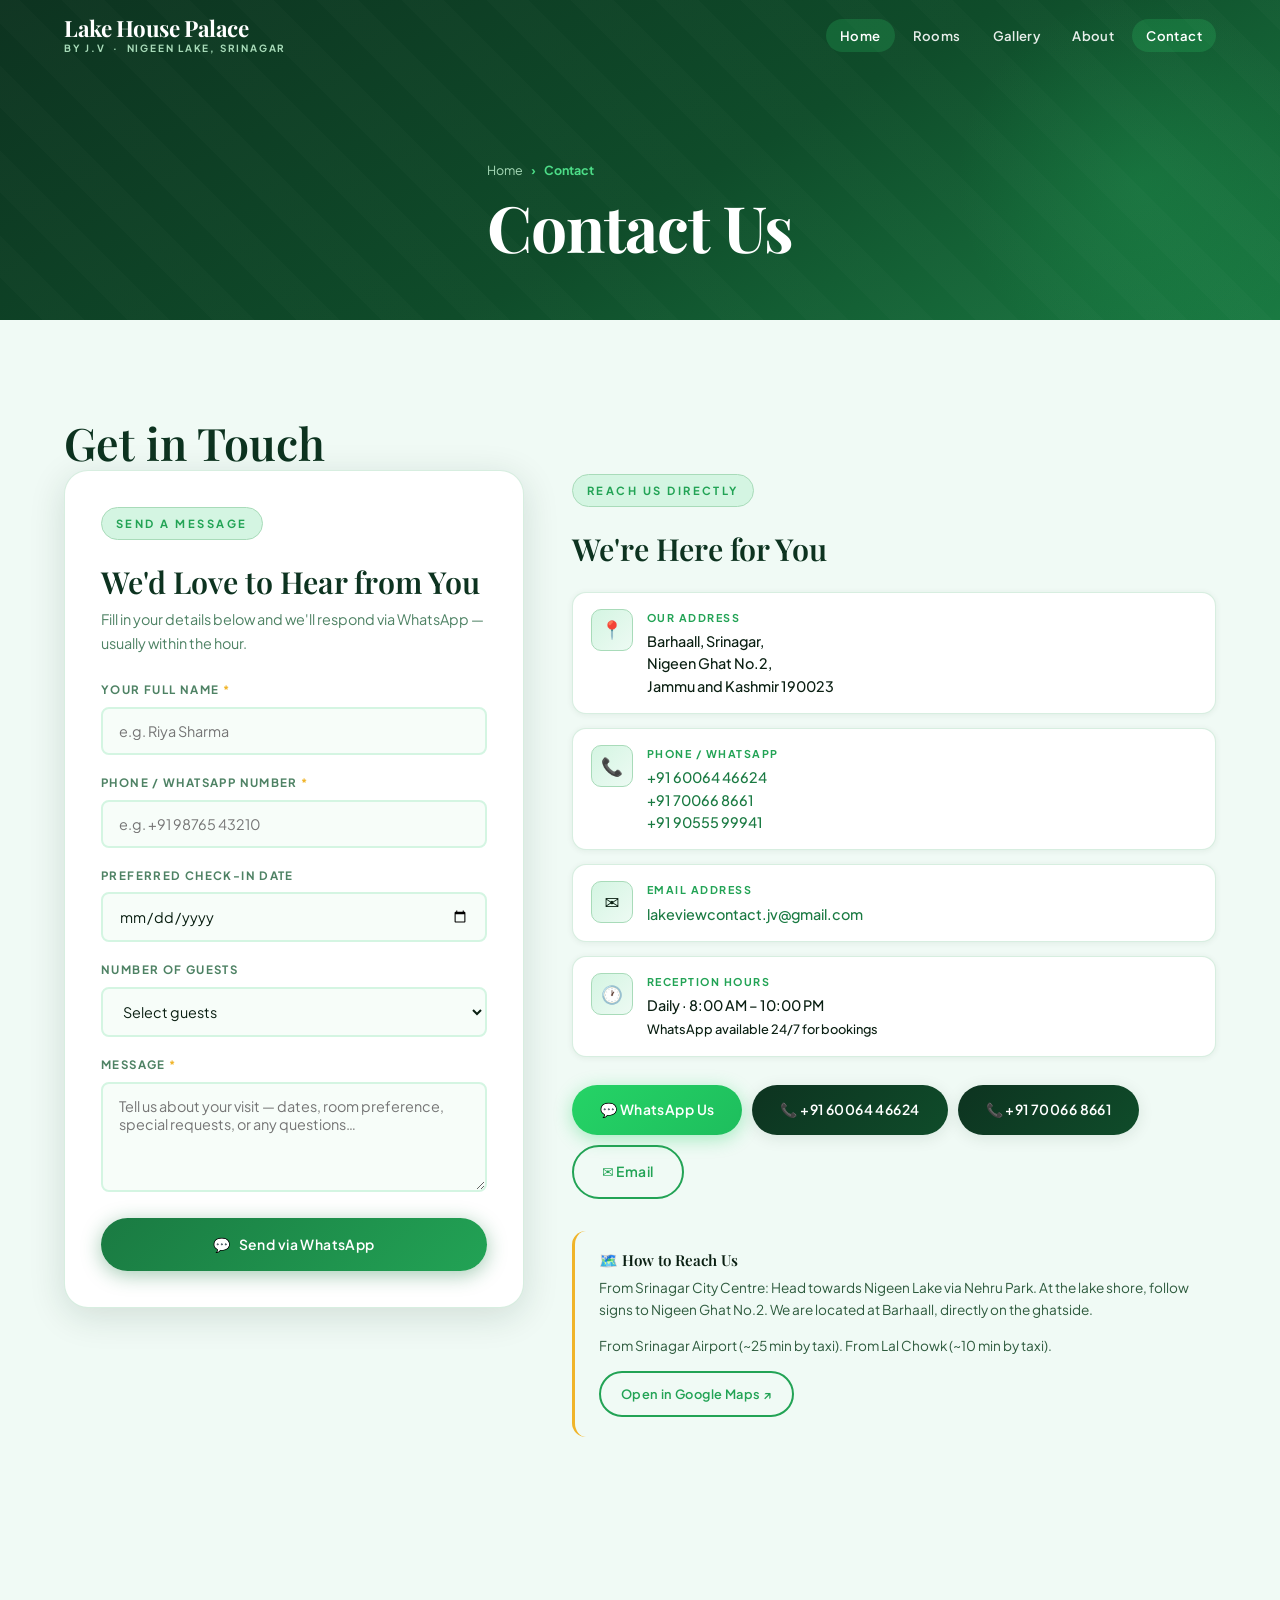
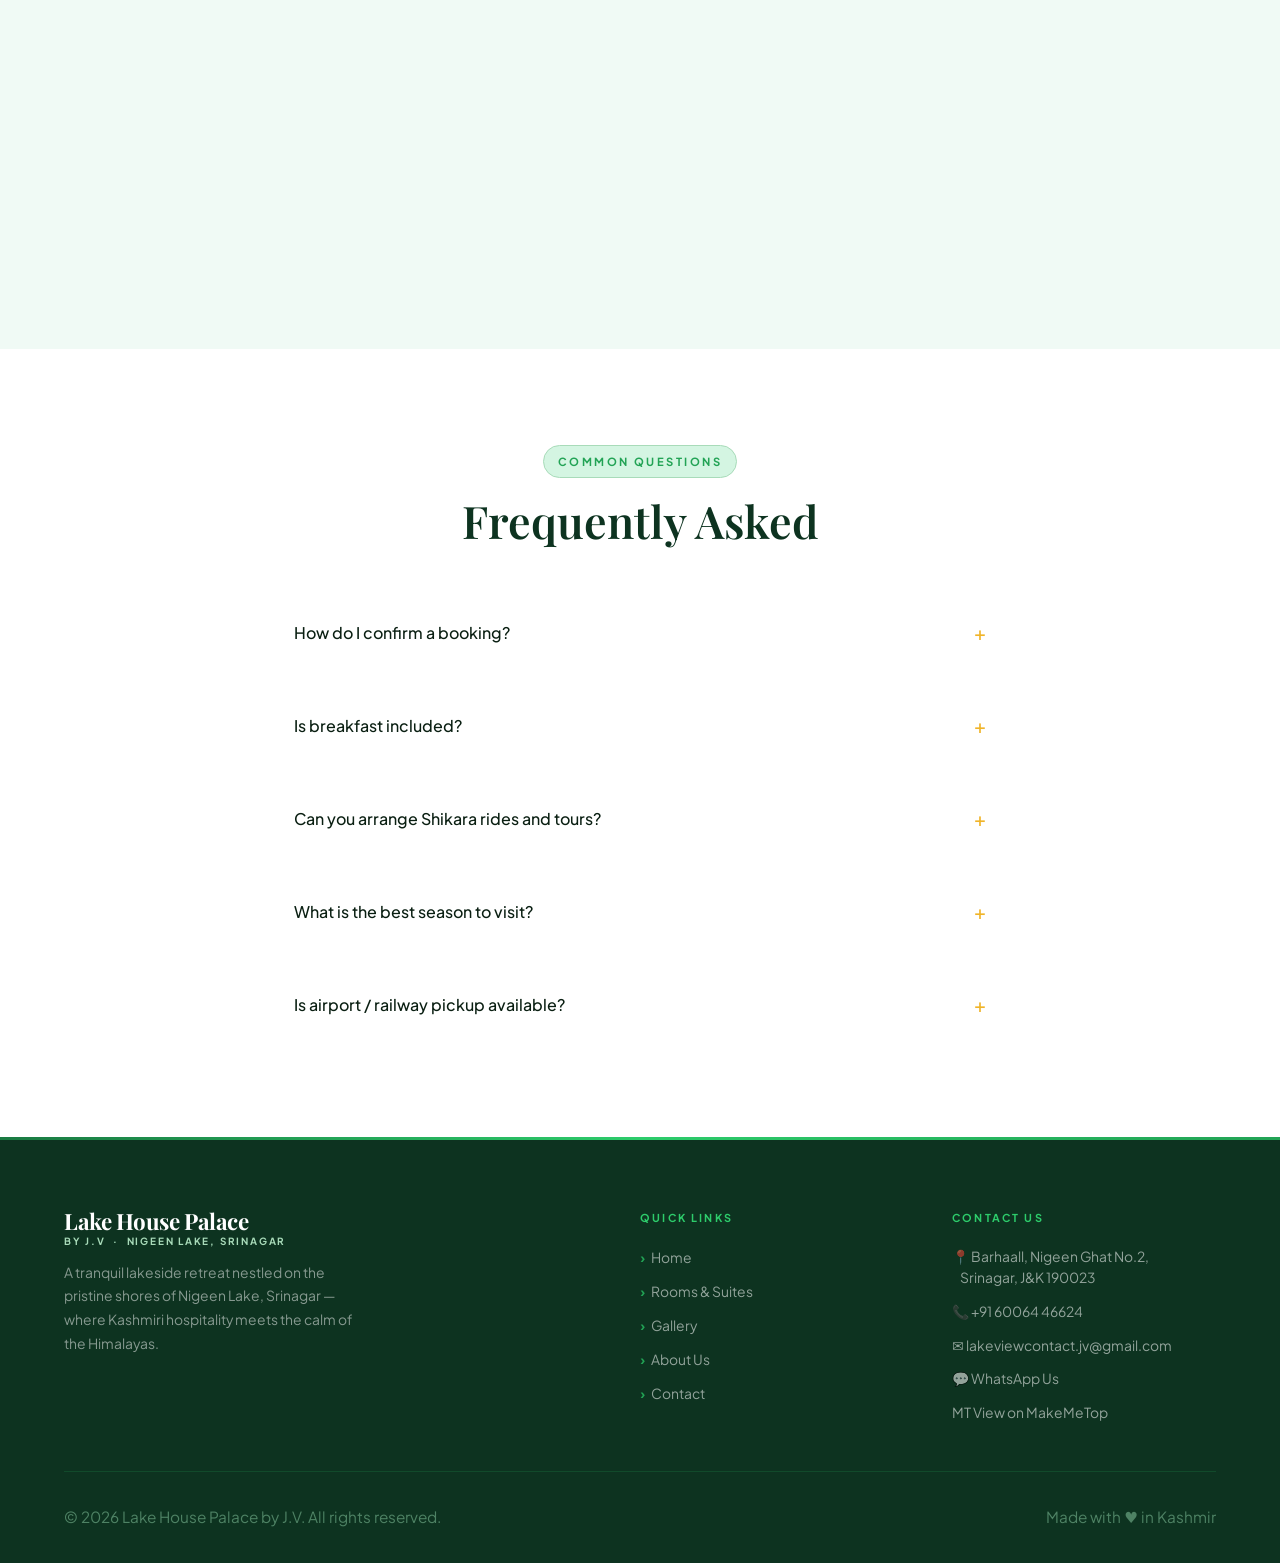
<file: contact.html>
<!DOCTYPE html>
<html lang="en">
<head>
  <meta charset="UTF-8" />
  <meta name="viewport" content="width=device-width, initial-scale=1.0" />
  <title>Contact Us — Lake House Palace by J.V, Srinagar</title>
  <meta name="description" content="Contact Lake House Palace (by J.V Resort) — Barhaall, Nigeen Ghat No.2, Srinagar, J&K 190023. Call +91 60064 46624 / +91 70066 86618 or WhatsApp us for bookings and enquiries." />
  <meta name="keywords" content="Contact Lake House Palace (by J.V Resort), Nigeen Lake hotel contact, Srinagar resort booking phone, WhatsApp Kashmir hotel" />

   <!-- Open Graph / Facebook / WhatsApp -->
  <meta property="og:type" content="website" />
  <meta property="og:url" content="https://lakehousepalace.in/" />
  <meta property="og:title" content="Lake House Palace by J.V — Luxury Hotel on Nigeen Lake, Srinagar" />
  <meta property="og:description" content="Experience peace by the lake. Premium accommodation on Nigeen Lake, Srinagar with stunning mountain views." />
  <meta property="og:image" content="https://lakehousepalace.in/images/og-img.jpg" />
  
  <!-- Twitter -->
  <meta property="twitter:card" content="summary_large_image">
  <meta property="twitter:url" content="https://lakehousepalace.in/">
  <meta property="twitter:title" content="Lake House Palace by J.V">
  <meta property="twitter:description" content="Experience peace by the lake. Premium accommodation on Nigeen Lake, Srinagar.">
  <meta property="twitter:image" content="https://lakehousepalace.in/images/og-img.jpg">

  <link rel="icon" type="image/png" sizes="32x32" href="/favicon.png">
  <link rel="icon" type="image/png" sizes="16x16" href="/favicon.png">
  <link rel="apple-touch-icon" href="/favicon.png">
  <link rel="shortcut icon" href="/favicon.png">

  <link rel="canonical" href="https://lakehousepalace.in/contact">
  <link rel="stylesheet" href="css/style.css" />
</head>
<body>

<!-- ═══ NAVBAR ═══════════════════════════════════ -->
<nav class="navbar" aria-label="Main navigation">
  <div class="container">
    <a href="index.html" class="nav-logo" aria-label="Lake House Palace (by J.V Resort) Home">
      <span class="logo-main">Lake House Palace</span>
      <span class="logo-sub">By J.V &nbsp;·&nbsp; Nigeen Lake, Srinagar</span>
    </a>

    <button class="hamburger" aria-label="Toggle menu" aria-expanded="false">
      <span></span><span></span><span></span>
    </button>

    <ul class="nav-links" role="list">
      <li><a href="index.html" class="active">Home</a></li>
      <li><a href="rooms.html">Rooms</a></li>
      <li><a href="gallery.html">Gallery</a></li>
      <li><a href="about.html">About</a></li>
      <li><a href="contact.html">Contact</a></li>
    </ul>
  </div>
</nav>

<!-- ═══ PAGE HERO ═════════════════════════════════ -->
<header class="page-hero" aria-label="Contact page header">
  <div class="container">
    <nav class="breadcrumb" aria-label="Breadcrumb">
      <a href="index.html">Home</a>
      <span aria-hidden="true">›</span>
      <span aria-current="page">Contact</span>
    </nav>
    <h1>Contact Us</h1>
  </div>
</header>

<!-- ═══ CONTACT SECTION ════════════════════════════ -->
<section class="contact-section section" aria-labelledby="contact-heading">
  <div class="container">
    <h2 class="sr-only" id="contact-heading">Get in Touch</h2>

    <div class="contact-grid">

      <!-- FORM SIDE -->
      <div>
        <div class="contact-form-card reveal">
          <span class="section-label">Send a Message</span>
          <h3 style="margin-top:8px;">We'd Love to Hear from You</h3>
          <p>Fill in your details below and we'll respond via WhatsApp — usually within the hour.</p>

          <form id="contactForm" novalidate aria-label="Contact form">
            <div class="form-group">
              <label for="name">Your Full Name <span aria-label="required" style="color:var(--gold);">*</span></label>
              <input
                type="text"
                id="name"
                name="name"
                placeholder="e.g. Riya Sharma"
                autocomplete="name"
                required
                aria-required="true"
              />
            </div>

            <div class="form-group">
              <label for="phone">Phone / WhatsApp Number <span aria-label="required" style="color:var(--gold);">*</span></label>
              <input
                type="tel"
                id="phone"
                name="phone"
                placeholder="e.g. +91 98765 43210"
                autocomplete="tel"
                required
                aria-required="true"
              />
            </div>

            <div class="form-group">
              <label for="checkin">Preferred Check-in Date</label>
              <input
                type="date"
                id="checkin"
                name="checkin"
                aria-label="Preferred check-in date"
              />
            </div>

            <div class="form-group">
              <label for="guests">Number of Guests</label>
              <select id="guests" name="guests">
                <option value="">Select guests</option>
                <option value="1">1 Guest</option>
                <option value="2">2 Guests</option>
                <option value="3-4">3–4 Guests</option>
                <option value="5+">5 or more</option>
              </select>
            </div>

            <div class="form-group">
              <label for="message">Message <span aria-label="required" style="color:var(--gold);">*</span></label>
              <textarea
                id="message"
                name="message"
                placeholder="Tell us about your visit — dates, room preference, special requests, or any questions…"
                required
                aria-required="true"
              ></textarea>
            </div>

            <button type="submit" class="btn btn-primary" style="width:100%;justify-content:center;padding:15px;">
              <span>💬</span> Send via WhatsApp
            </button>
          </form>

          <div id="formSuccess" class="form-success" role="alert" aria-live="polite"></div>
        </div>
      </div>

      <!-- INFO SIDE -->
      <div class="contact-info-panel">
        <span class="section-label reveal">Reach Us Directly</span>
        <h3 class="reveal" style="margin-top:8px;margin-bottom:24px;">We're Here for You</h3>

        <div class="contact-cards">

          <div class="cinfo-card reveal">
            <div class="cinfo-icon" aria-hidden="true">📍</div>
            <div>
              <p class="cinfo-label">Our Address</p>
              <p class="cinfo-value">
                Barhaall, Srinagar,<br>
                Nigeen Ghat No.2,<br>
                Jammu and Kashmir 190023
              </p>
            </div>
          </div>

          <div class="cinfo-card reveal">
            <div class="cinfo-icon" aria-hidden="true">📞</div>
            <div>
              <p class="cinfo-label">Phone / WhatsApp</p>
              <p class="cinfo-value">
                <a href="tel:+916006446624">+91 60064 46624</a><br>
                <a href="tel:+917006686618">+91 70066 8661</a><br>
                
                <a href="tel:+919055599941">+91 90555 99941</a>
              </p>
            </div>
          </div>

          <div class="cinfo-card reveal">
            <div class="cinfo-icon" aria-hidden="true">✉️</div>
            <div>
              <p class="cinfo-label">Email Address</p>
              <p class="cinfo-value">
                 <a href="mailto:lakeviewcontact.jv@gmail.com">lakeviewcontact.jv@gmail.com</a>
              </p>
            </div>
          </div>

          <div class="cinfo-card reveal">
            <div class="cinfo-icon" aria-hidden="true">🕐</div>
            <div>
              <p class="cinfo-label">Reception Hours</p>
              <p class="cinfo-value">
                Daily · 8:00 AM – 10:00 PM<br>
                <span style="font-size:.8rem;color:var(--text-light);">WhatsApp available 24/7 for bookings</span>
              </p>
            </div>
          </div>

        </div>

        <!-- Quick Action Buttons -->
        <div class="quick-actions reveal" style="margin-bottom:32px;">
          <a href="https://wa.me/916006446624?text=Hello%21%20I%27d%20like%20to%20enquire%20about%20Lake%20House%20Palace." class="btn btn-wa" target="_blank" rel="noopener">
            💬 WhatsApp Us
          </a>
          <a href="tel:+916006446624" class="btn btn-call">
            📞 +91 60064 46624
          </a>
          <a href="tel:+91700668661" class="btn btn-call">
            📞 +91 70066 8661
          </a>
          <a href="mailto:lakeviewcontact.jv@gmail.com" class="btn btn-outline">
            ✉️ Email
          </a>
        </div>

        <!-- Directions Box -->
        <div class="reveal" style="padding:20px 24px;background:var(--foam);border-radius:var(--radius);border-left:3px solid var(--gold);">
          <h4 style="color:var(--deep-water);margin-bottom:8px;font-size:.95rem;">🗺️ How to Reach Us</h4>
          <p style="font-size:.85rem;color:var(--text-mid);line-height:1.65;margin-bottom:12px;">
            From Srinagar City Centre: Head towards Nigeen Lake via Nehru Park. At the lake shore, follow signs to Nigeen Ghat No.2. We are located at Barhaall, directly on the ghatside.
          </p>
          <p style="font-size:.85rem;color:var(--text-mid);">
            From Srinagar Airport (~25 min by taxi). From Lal Chowk (~10 min by taxi).
          </p>
          <a href="https://maps.app.goo.gl/zUoeW21KdYyyNMRp8" target="_blank" rel="noopener" class="btn btn-outline" style="margin-top:14px;padding:10px 20px;font-size:.8rem;">
            Open in Google Maps ↗
          </a>
        </div>

      </div>
    </div>

    <!-- MAP -->
    <div class="contact-map reveal" style="margin-top:56px;">
      <iframe
        src="https://maps.google.com/maps?q=Barhaall,+Srinagar,+Nigeen+Ghat+No.2,+Jammu+and+Kashmir+190023&output=embed"
        loading="lazy"
        allowfullscreen
        title="Lake House Palace map — Nigeen Ghat No.2, Srinagar, J&K 190023"
        referrerpolicy="no-referrer-when-downgrade">
      </iframe>
    </div>

  </div>
</section>

<!-- ═══ FAQ ════════════════════════════════════════ -->
<section class="section" style="background:var(--white);" aria-labelledby="faq-heading">
  <div class="container">
    <div class="text-center">
      <span class="section-label reveal">Common Questions</span>
      <h2 class="section-title reveal" id="faq-heading">Frequently Asked</h2>
    </div>

    <div style="max-width:740px;margin:48px auto 0;display:flex;flex-direction:column;gap:20px;">

      <details class="reveal" style="background:var(--shore);border-radius:var(--radius);overflow:hidden;border:1px solid var(--foam);">
        <summary style="padding:20px 24px;cursor:pointer;font-weight:500;color:var(--deep-water);list-style:none;display:flex;justify-content:space-between;align-items:center;">
          How do I confirm a booking?
          <span style="color:var(--gold);font-size:1.2rem;">+</span>
        </summary>
        <p style="padding:0 24px 20px;color:var(--text-mid);font-size:.9rem;line-height:1.7;">
          Simply send us a WhatsApp message with your name, preferred dates, number of guests, and room preference. We'll confirm availability and share payment details within a few hours.
        </p>
      </details>

      <details class="reveal" style="background:var(--shore);border-radius:var(--radius);overflow:hidden;border:1px solid var(--foam);">
        <summary style="padding:20px 24px;cursor:pointer;font-weight:500;color:var(--deep-water);list-style:none;display:flex;justify-content:space-between;align-items:center;">
          Is breakfast included?
          <span style="color:var(--gold);font-size:1.2rem;">+</span>
        </summary>
        <p style="padding:0 24px 20px;color:var(--text-mid);font-size:.9rem;line-height:1.7;">
          Breakfast is included with Super Deluxe, Family Suite, and Lake Suite bookings. For Deluxe Rooms, breakfast can be added for an additional charge. Half and full board packages are available for all rooms.
        </p>
      </details>

      <details class="reveal" style="background:var(--shore);border-radius:var(--radius);overflow:hidden;border:1px solid var(--foam);">
        <summary style="padding:20px 24px;cursor:pointer;font-weight:500;color:var(--deep-water);list-style:none;display:flex;justify-content:space-between;align-items:center;">
          Can you arrange Shikara rides and tours?
          <span style="color:var(--gold);font-size:1.2rem;">+</span>
        </summary>
        <p style="padding:0 24px 20px;color:var(--text-mid);font-size:.9rem;line-height:1.7;">
          Absolutely! We can arrange private Shikara rides on Nigeen Lake, guided Mughal Garden tours, old city walks, Gulmarg day trips, and more. Just let us know your interests when you reach out.
        </p>
      </details>

      <details class="reveal" style="background:var(--shore);border-radius:var(--radius);overflow:hidden;border:1px solid var(--foam);">
        <summary style="padding:20px 24px;cursor:pointer;font-weight:500;color:var(--deep-water);list-style:none;display:flex;justify-content:space-between;align-items:center;">
          What is the best season to visit?
          <span style="color:var(--gold);font-size:1.2rem;">+</span>
        </summary>
        <p style="padding:0 24px 20px;color:var(--text-mid);font-size:.9rem;line-height:1.7;">
          Kashmir is magical year-round. Spring (April–June) brings tulips and blooming chinar. Summer (July–August) is warm and perfect for lake activities. Autumn (September–November) is our personal favourite — golden chinar, crisp air, and harvest colours. Winter (December–February) offers snow-draped landscapes for those who enjoy the cold.
        </p>
      </details>

      <details class="reveal" style="background:var(--shore);border-radius:var(--radius);overflow:hidden;border:1px solid var(--foam);">
        <summary style="padding:20px 24px;cursor:pointer;font-weight:500;color:var(--deep-water);list-style:none;display:flex;justify-content:space-between;align-items:center;">
          Is airport / railway pickup available?
          <span style="color:var(--gold);font-size:1.2rem;">+</span>
        </summary>
        <p style="padding:0 24px 20px;color:var(--text-mid);font-size:.9rem;line-height:1.7;">
          Yes, we can arrange comfortable pickup from Srinagar Airport or the railway station. Please let us know your arrival details in advance and we'll ensure a smooth transfer to the resort.
        </p>
      </details>

    </div>
  </div>
</section>

<!-- ═══ FOOTER ════════════════════════════════════ -->
<footer class="footer" role="contentinfo">
  <div class="container">
    <div class="footer-grid">

      <div class="footer-brand">
        <a href="index.html" class="nav-logo">
          <span class="logo-main">Lake House Palace</span>
          <span class="logo-sub">By J.V &nbsp;·&nbsp; Nigeen Lake, Srinagar</span>
        </a>
        <p>
          A tranquil lakeside retreat nestled on the pristine shores of Nigeen Lake, Srinagar — where Kashmiri hospitality meets the calm of the Himalayas.
        </p>
      </div>

      <div>
        <p class="footer-title">Quick Links</p>
        <ul class="footer-links" role="list">
          <li><a href="index.html">Home</a></li>
          <li><a href="rooms.html">Rooms & Suites</a></li>
          <li><a href="gallery.html">Gallery</a></li>
          <li><a href="about.html">About Us</a></li>
          <li><a href="contact.html">Contact</a></li>
        </ul>
      </div>

      <div>
        <p class="footer-title">Contact Us</p>
        <div class="footer-contact">
          <a href="https://maps.app.goo.gl/zUoeW21KdYyyNMRp8" target="_blank" rel="noopener">
            📍 Barhaall, Nigeen Ghat No.2,<br>&nbsp;&nbsp;&nbsp;&nbsp;Srinagar, J&K 190023
          </a>
          <a href="tel:+916006446624">📞 +91 60064 46624</a>
          <a href="mailto:lakeviewcontact.jv@gmail.com">✉️ lakeviewcontact.jv@gmail.com</a>
          <a href="https://wa.me/916006446624" target="_blank" rel="noopener">💬 WhatsApp Us</a>

          <!-- ✅ MakeMeTop Added -->
          <a href="https://makemetop.in/?biz=jzfqfr9vhQKlmOrne1We" target="_blank" rel="noopener">
            MT View on MakeMeTop
          </a>

        </div>
      </div>

    </div>

    <div class="footer-bottom">
      <p>© <span id="year"></span> Lake House Palace by J.V. All rights reserved.</p>
      <p>Made with ♥ in Kashmir</p>
    </div>
  </div>
</footer>
        <script src="js/script.js"></script>
</body>
</html>
</file>
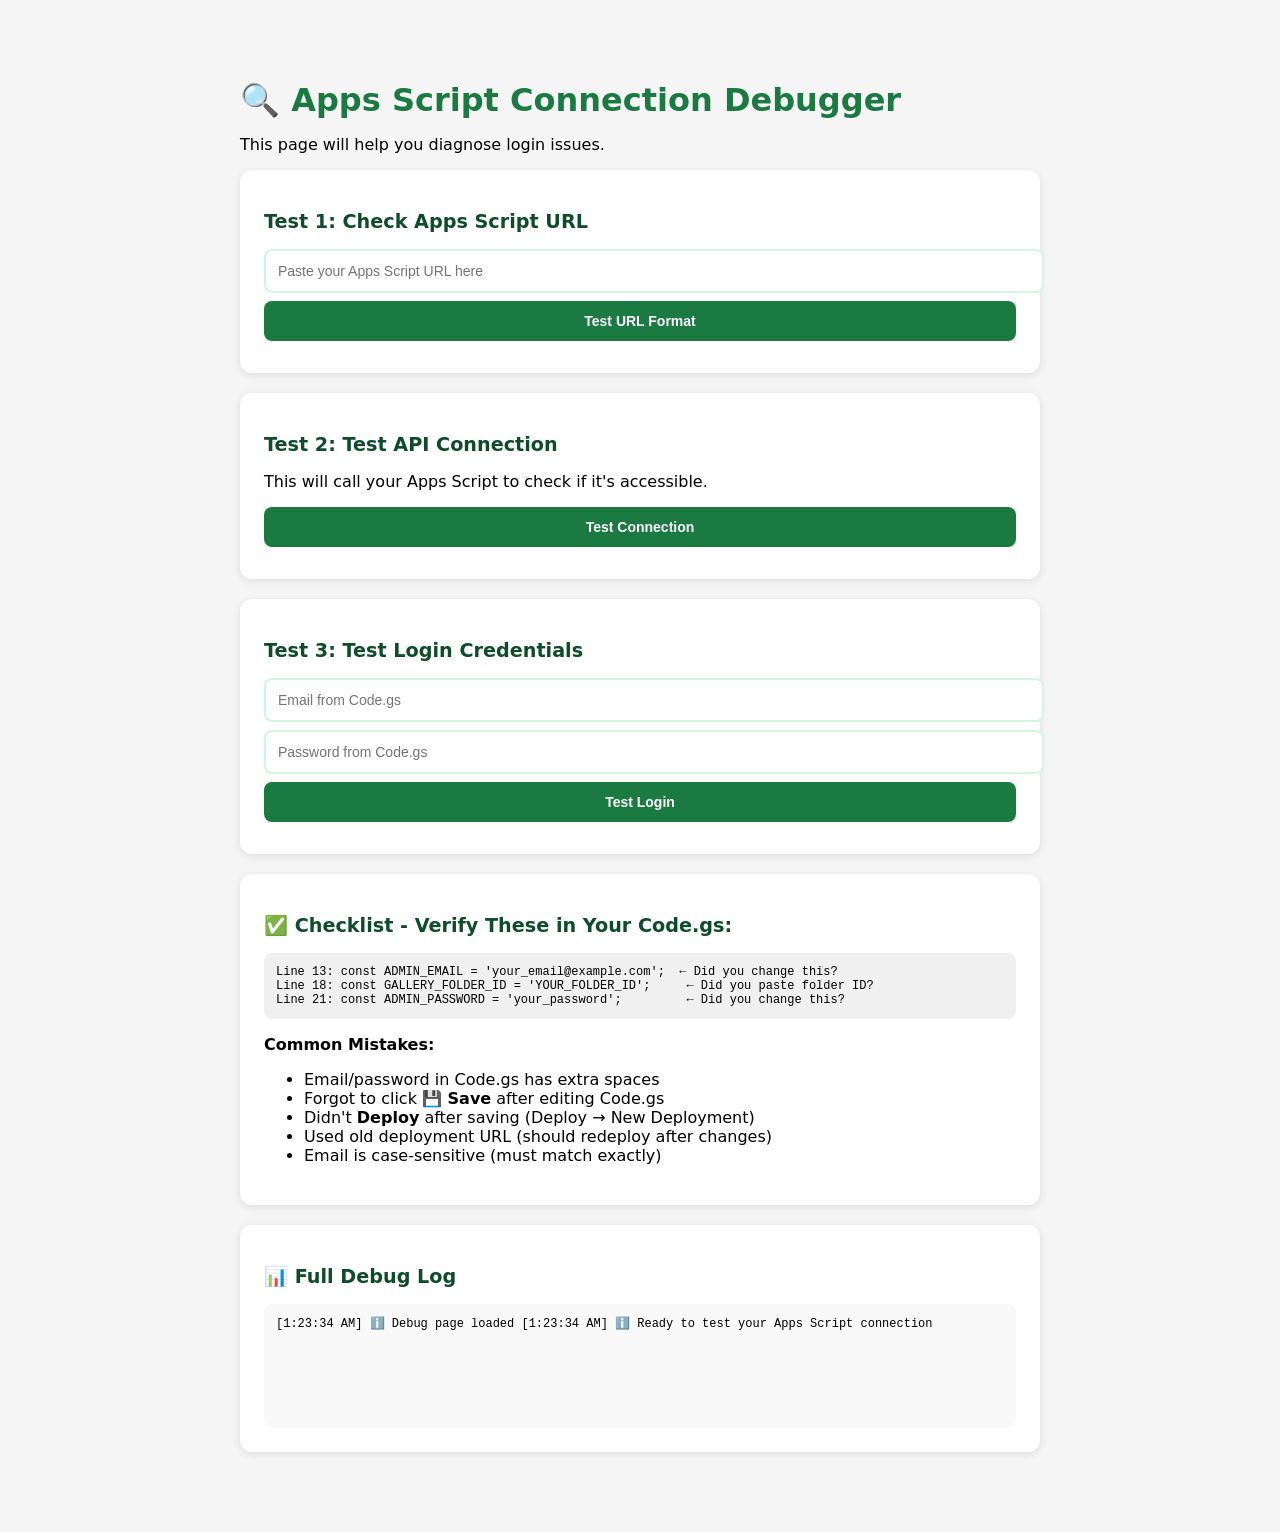
<file: debug.html>
<!DOCTYPE html>
<html lang="en">
<head>
  <meta charset="UTF-8" />
  <meta name="viewport" content="width=device-width, initial-scale=1.0" />
  <title>Debug - Apps Script Connection Test</title>
  <style>
    body {
      font-family: system-ui, -apple-system, sans-serif;
      max-width: 800px;
      margin: 40px auto;
      padding: 20px;
      background: #f5f5f5;
    }
    .test-card {
      background: white;
      border-radius: 12px;
      padding: 24px;
      margin-bottom: 20px;
      box-shadow: 0 2px 8px rgba(0,0,0,0.1);
    }
    h1 { color: #1a7a42; margin-bottom: 8px; }
    h2 { color: #0f4c2a; margin-bottom: 16px; font-size: 1.2rem; }
    .status { padding: 12px; border-radius: 8px; margin: 12px 0; }
    .status.loading { background: #fff4e6; color: #c2410c; }
    .status.success { background: #d4f5e2; color: #0f4c2a; }
    .status.error { background: #fee; color: #c00; }
    input, button {
      display: block;
      width: 100%;
      padding: 12px;
      margin: 8px 0;
      border: 2px solid #d4f5e2;
      border-radius: 8px;
      font-size: 14px;
    }
    button {
      background: #1a7a42;
      color: white;
      border: none;
      cursor: pointer;
      font-weight: 600;
    }
    button:hover { background: #0f4c2a; }
    code {
      background: #f0f0f0;
      padding: 2px 6px;
      border-radius: 4px;
      font-family: monospace;
    }
    pre {
      background: #f0f0f0;
      padding: 12px;
      border-radius: 8px;
      overflow-x: auto;
      font-size: 12px;
    }
  </style>
</head>
<body>

<h1>🔍 Apps Script Connection Debugger</h1>
<p>This page will help you diagnose login issues.</p>

<!-- Test 1: URL Configuration -->
<div class="test-card">
  <h2>Test 1: Check Apps Script URL</h2>
  <input type="text" id="testUrl" placeholder="Paste your Apps Script URL here" />
  <button onclick="testUrlFormat()">Test URL Format</button>
  <div id="urlStatus"></div>
</div>

<!-- Test 2: API Connection -->
<div class="test-card">
  <h2>Test 2: Test API Connection</h2>
  <p>This will call your Apps Script to check if it's accessible.</p>
  <button onclick="testConnection()">Test Connection</button>
  <div id="connectionStatus"></div>
</div>

<!-- Test 3: Login Test -->
<div class="test-card">
  <h2>Test 3: Test Login Credentials</h2>
  <input type="email" id="testEmail" placeholder="Email from Code.gs" />
  <input type="password" id="testPassword" placeholder="Password from Code.gs" />
  <button onclick="testLogin()">Test Login</button>
  <div id="loginStatus"></div>
</div>

<!-- Test 4: Check Code.gs Values -->
<div class="test-card">
  <h2>✅ Checklist - Verify These in Your Code.gs:</h2>
  <pre>Line 13: const ADMIN_EMAIL = 'your_email@example.com';  ← Did you change this?
Line 18: const GALLERY_FOLDER_ID = 'YOUR_FOLDER_ID';     ← Did you paste folder ID?
Line 21: const ADMIN_PASSWORD = 'your_password';         ← Did you change this?</pre>
  
  <p><strong>Common Mistakes:</strong></p>
  <ul>
    <li>Email/password in Code.gs has extra spaces</li>
    <li>Forgot to click <strong>💾 Save</strong> after editing Code.gs</li>
    <li>Didn't <strong>Deploy</strong> after saving (Deploy → New Deployment)</li>
    <li>Used old deployment URL (should redeploy after changes)</li>
    <li>Email is case-sensitive (must match exactly)</li>
  </ul>
</div>

<!-- Results -->
<div class="test-card">
  <h2>📊 Full Debug Log</h2>
  <div id="debugLog" style="min-height: 100px; background: #f9f9f9; padding: 12px; border-radius: 8px; font-family: monospace; font-size: 12px;"></div>
</div>

<script>
let SCRIPT_URL = '';

function log(message, type = 'info') {
  const logDiv = document.getElementById('debugLog');
  const timestamp = new Date().toLocaleTimeString();
  const prefix = type === 'error' ? '❌' : type === 'success' ? '✅' : 'ℹ️';
  logDiv.innerHTML += `[${timestamp}] ${prefix} ${message}\n`;
  logDiv.scrollTop = logDiv.scrollHeight;
}

// Test 1: URL Format
function testUrlFormat() {
  const url = document.getElementById('testUrl').value.trim();
  const status = document.getElementById('urlStatus');
  
  if (!url) {
    status.className = 'status error';
    status.innerHTML = '❌ Please paste your Apps Script URL';
    log('URL test failed: No URL provided', 'error');
    return;
  }
  
  SCRIPT_URL = url;
  
  // Check format
  if (!url.includes('script.google.com/macros/s/')) {
    status.className = 'status error';
    status.innerHTML = '❌ Invalid URL format. Should look like:<br><code>https://script.google.com/macros/s/AKfycb.../exec</code>';
    log('URL test failed: Invalid format', 'error');
    return;
  }
  
  if (!url.endsWith('/exec')) {
    status.className = 'status error';
    status.innerHTML = '⚠️ URL should end with <code>/exec</code><br>Make sure you copied the Web App URL, not the script URL.';
    log('URL test warning: Missing /exec', 'error');
    return;
  }
  
  status.className = 'status success';
  status.innerHTML = '✅ URL format looks correct!<br><code>' + url + '</code>';
  log('URL test passed: ' + url, 'success');
}

// Test 2: Connection
async function testConnection() {
  const status = document.getElementById('connectionStatus');
  
  if (!SCRIPT_URL) {
    status.className = 'status error';
    status.innerHTML = '❌ Please test your URL first (Test 1)';
    return;
  }
  
  status.className = 'status loading';
  status.innerHTML = '⏳ Connecting to Apps Script...';
  log('Testing connection to: ' + SCRIPT_URL);
  
  try {
    const response = await fetch(`${SCRIPT_URL}?action=getImages`);
    log('Response status: ' + response.status);
    
    const text = await response.text();
    log('Response text: ' + text.substring(0, 200));
    
    const result = JSON.parse(text);
    
    if (result.success !== undefined) {
      status.className = 'status success';
      status.innerHTML = '✅ Connection successful!<br>Apps Script is responding correctly.';
      log('Connection test passed', 'success');
    } else {
      status.className = 'status error';
      status.innerHTML = '⚠️ Connected but unexpected response:<br><pre>' + JSON.stringify(result, null, 2) + '</pre>';
      log('Connection test: Unexpected response format', 'error');
    }
    
  } catch (error) {
    status.className = 'status error';
    status.innerHTML = '❌ Connection failed: ' + error.message + '<br><br>Possible causes:<br>1. Wrong URL<br>2. Script not deployed<br>3. Deploy permission not set to "Anyone"';
    log('Connection test failed: ' + error.message, 'error');
  }
}

// Test 3: Login
async function testLogin() {
  const status = document.getElementById('loginStatus');
  const email = document.getElementById('testEmail').value.trim();
  const password = document.getElementById('testPassword').value;
  
  if (!SCRIPT_URL) {
    status.className = 'status error';
    status.innerHTML = '❌ Please test your URL first (Test 1)';
    return;
  }
  
  if (!email || !password) {
    status.className = 'status error';
    status.innerHTML = '❌ Please enter both email and password';
    return;
  }
  
  status.className = 'status loading';
  status.innerHTML = '⏳ Testing credentials...';
  log('Testing login with email: ' + email);
  
  try {
    const response = await fetch(SCRIPT_URL, {
      method: 'POST',
      body: JSON.stringify({
        action: 'getImages',
        email: email,
        password: password
      })
    });
    
    log('Login response status: ' + response.status);
    
    const text = await response.text();
    log('Login response: ' + text.substring(0, 500));
    
    const result = JSON.parse(text);
    
    if (result.success) {
      status.className = 'status success';
      status.innerHTML = '✅ LOGIN SUCCESSFUL!<br>Your credentials are correct.<br>Images found: ' + (result.data?.images?.length || 0);
      log('Login test PASSED ✅', 'success');
      log('Your admin panel should work now!', 'success');
    } else {
      status.className = 'status error';
      status.innerHTML = '❌ Login FAILED: ' + result.message + '<br><br><strong>Debug Info:</strong><br>';
      
      // Detailed debugging
      status.innerHTML += '<ul style="text-align:left;margin-top:8px;">';
      status.innerHTML += '<li>Email you entered: <code>' + email + '</code></li>';
      status.innerHTML += '<li>Check Code.gs line 13: <code>const ADMIN_EMAIL</code></li>';
      status.innerHTML += '<li>Make sure email matches EXACTLY (case-sensitive)</li>';
      status.innerHTML += '<li>Make sure no extra spaces in Code.gs</li>';
      status.innerHTML += '<li>After editing Code.gs, did you:<br>→ Click <strong>💾 Save</strong><br>→ Click <strong>Deploy → Manage Deployments</strong><br>→ Click <strong>✏️ Edit</strong><br>→ Change version to <strong>New Version</strong><br>→ Click <strong>Deploy</strong></li>';
      status.innerHTML += '</ul>';
      
      log('Login test FAILED ❌', 'error');
      log('Email: ' + email, 'error');
      log('Error: ' + result.message, 'error');
    }
    
  } catch (error) {
    status.className = 'status error';
    status.innerHTML = '❌ Error: ' + error.message;
    log('Login test error: ' + error.message, 'error');
  }
}

// Auto-fill URL if in localStorage
window.onload = function() {
  log('Debug page loaded');
  log('Ready to test your Apps Script connection');
};
</script>

</body>
</html>
</file>
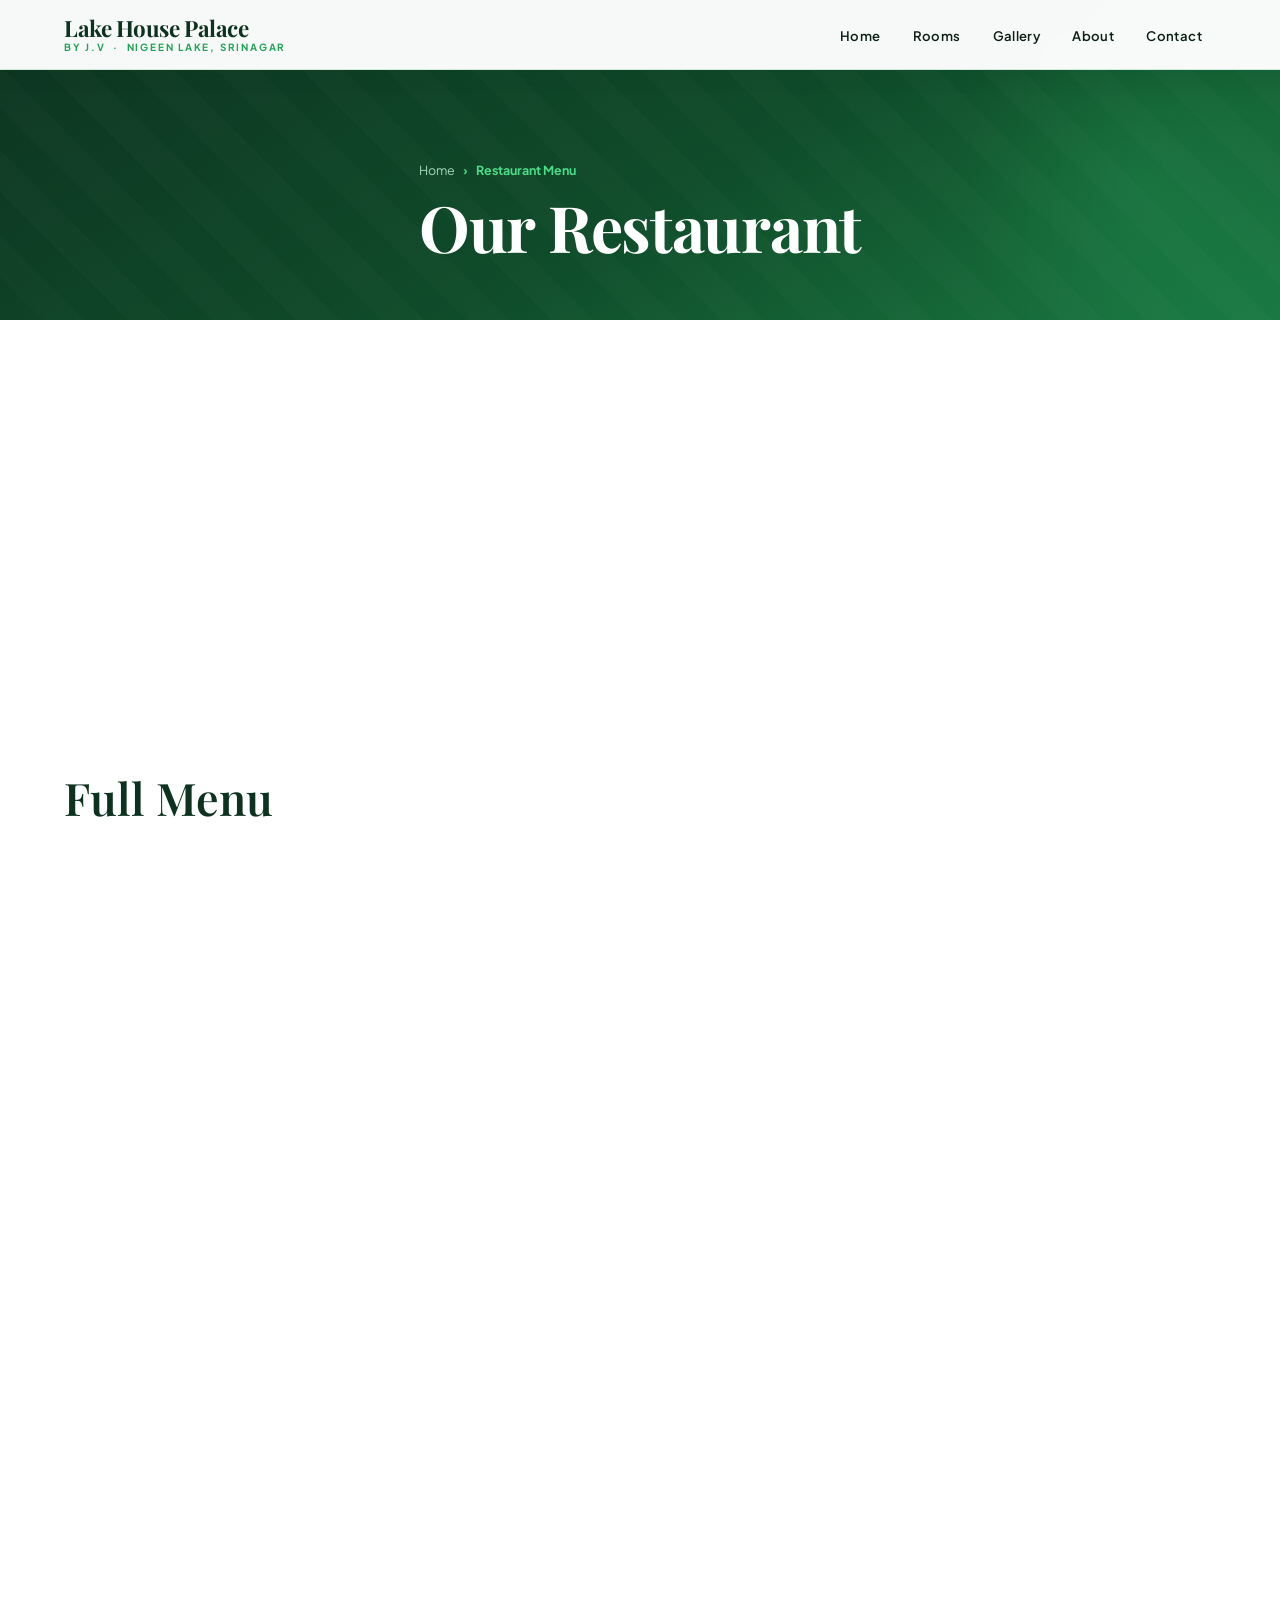
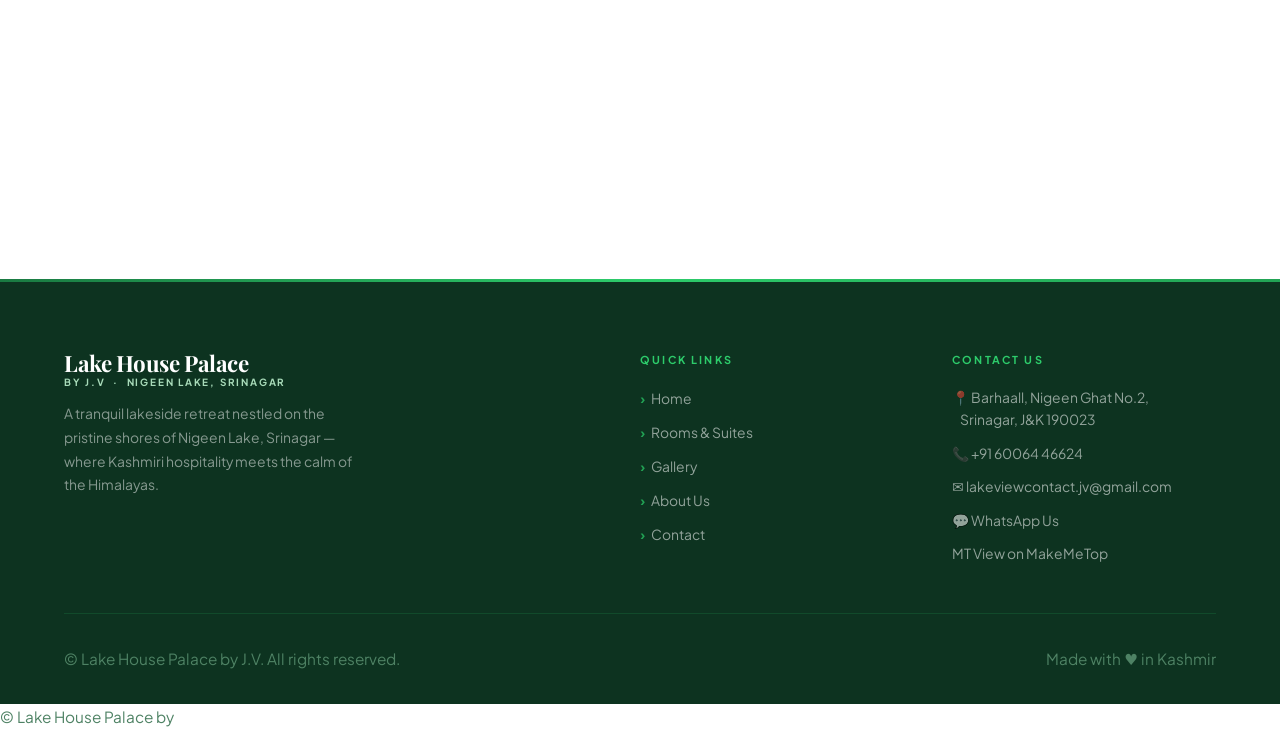
<file: menu.html>
<!DOCTYPE html>
<html lang="en">
<head>
  <meta charset="UTF-8" />
  <meta name="viewport" content="width=device-width, initial-scale=1.0" />
  <title>Restaurant Menu — Lake House Palace by J.V, Srinagar</title>
  <meta name="description" content="Authentic Kashmiri cuisine at Lake House Palace (by J.V Resort). Explore our full menu — Wazwan, breakfast, lunch, dinner, and beverages." />
  <meta name="keywords" content="Kashmiri restaurant Srinagar, Wazwan menu, Kashmir food lake view, authentic Kashmiri cuisine hotel menu" />

   <!-- Open Graph / Facebook / WhatsApp -->
  <meta property="og:type" content="website" />
  <meta property="og:url" content="https://lakehousepalace.in/" />
  <meta property="og:title" content="Lake House Palace by J.V — Luxury Hotel on Nigeen Lake, Srinagar" />
  <meta property="og:description" content="Experience peace by the lake. Premium accommodation on Nigeen Lake, Srinagar with stunning mountain views." />
  <meta property="og:image" content="https://lakehousepalace.in/images/og-img.jpg" />
  
  <!-- Twitter -->
  <meta property="twitter:card" content="summary_large_image">
  <meta property="twitter:url" content="https://lakehousepalace.in/">
  <meta property="twitter:title" content="Lake House Palace by J.V">
  <meta property="twitter:description" content="Experience peace by the lake. Premium accommodation on Nigeen Lake, Srinagar.">
  <meta property="twitter:image" content="https://lakehousepalace.in/images/og-img.jpg">

  <link rel="icon" type="image/png" sizes="32x32" href="/favicon.png">
  <link rel="icon" type="image/png" sizes="16x16" href="/favicon.png">
  <link rel="apple-touch-icon" href="/favicon.png">
  <link rel="shortcut icon" href="/favicon.png">

  <link rel="canonical" href="https://lakeviewpalace.in/menu">
  <link rel="stylesheet" href="css/style.css" />
</head>
<body>

<!-- ═══ NAVBAR ═══════════════════════════════════ -->
<nav class="navbar scrolled" aria-label="Main navigation">
  <div class="container">
    <a href="index.html" class="nav-logo">
      <span class="logo-main">Lake House Palace</span>
      <span class="logo-sub">By J.V &nbsp;·&nbsp; Nigeen Lake, Srinagar</span>
    </a>
    <button class="hamburger" aria-label="Toggle menu" aria-expanded="false">
      <span></span><span></span><span></span>
    </button>
    <ul class="nav-links" role="list">
      <li><a href="index.html">Home</a></li>
      <li><a href="rooms.html">Rooms</a></li>
      <li><a href="gallery.html">Gallery</a></li>
      <li><a href="about.html">About</a></li>
      <li><a href="contact.html">Contact</a></li>
    </ul>
  </div>
</nav>

<!-- ═══ PAGE HERO ═════════════════════════════════ -->
<header class="page-hero" aria-label="Restaurant menu header">
  <div class="container">
    <nav class="breadcrumb" aria-label="Breadcrumb">
      <a href="index.html">Home</a>
      <span aria-hidden="true">›</span>
      <span aria-current="page">Restaurant Menu</span>
    </nav>
    <h1>Our Restaurant</h1>
  </div>
</header>

<!-- ═══ INTRO ═════════════════════════════════════ -->
<section class="section" style="background:var(--shore);padding-bottom:0;" aria-label="Restaurant introduction">
  <div class="container text-center">
    <span class="section-label reveal">Lakeside Dining</span>
    <h2 class="section-title reveal">A Celebration of Kashmiri Flavour</h2>
    <p class="section-subtitle reveal">
      Our chefs draw from centuries-old Kashmiri culinary traditions, using locally sourced spices, fresh valley produce, and recipes passed down through generations. Every dish is an ode to the valley's soul.
    </p>
  </div>
</section>

<!-- ═══ MENU ══════════════════════════════════════ -->
<section class="menu-section section" aria-labelledby="menu-heading">
  <div class="container">
    <h2 class="sr-only" id="menu-heading">Full Menu</h2>

    <nav class="menu-tabs reveal" role="tablist" aria-label="Menu categories">
      <button class="menu-tab active" data-tab="breakfast" role="tab" aria-selected="true" aria-controls="breakfast">🍳 Breakfast</button>
      <button class="menu-tab" data-tab="lunch" role="tab" aria-selected="false" aria-controls="lunch">🍛 Lunch</button>
      <button class="menu-tab" data-tab="dinner" role="tab" aria-selected="false" aria-controls="dinner">🌙 Dinner</button>
      <button class="menu-tab" data-tab="beverages" role="tab" aria-selected="false" aria-controls="beverages">☕ Beverages</button>
    </nav>

    <!-- BREAKFAST -->
    <div class="menu-category active reveal" id="breakfast" role="tabpanel" aria-labelledby="tab-breakfast">
      <h3 class="menu-category-title">Breakfast</h3>
      <div class="menu-divider"></div>
      <p style="color:var(--text-muted);margin-bottom:32px;font-size:.9rem;">Served daily · 7:00 AM – 10:30 AM</p>
      <div class="menu-grid">
        <div class="menu-item">
          <div class="menu-item-info">
            <p class="menu-item-name">Kashmiri Noon Chai (Pink Tea)</p>
            <p class="menu-item-desc">Traditional salty pink tea with rose petals and cardamom</p>
          </div>
          <span class="menu-item-price">₹80</span>
        </div>
        <div class="menu-item">
          <div class="menu-item-info">
            <p class="menu-item-name">Lavasa with Butter</p>
            <p class="menu-item-desc">Soft Kashmiri flatbread served warm with butter and jam</p>
          </div>
          <span class="menu-item-price">₹60</span>
        </div>
        <div class="menu-item">
          <div class="menu-item-info">
            <p class="menu-item-name">Sheermaal with Kahwa</p>
            <p class="menu-item-desc">Saffron-flavoured bread with aromatic Kashmiri green tea</p>
          </div>
          <span class="menu-item-price">₹120</span>
        </div>
        <div class="menu-item">
          <div class="menu-item-info">
            <p class="menu-item-name">Poached Eggs on Toast</p>
            <p class="menu-item-desc">Two poached eggs on multigrain toast with sautéed mushrooms</p>
          </div>
          <span class="menu-item-price">₹160</span>
        </div>
        <div class="menu-item">
          <div class="menu-item-info">
            <p class="menu-item-name">Valley Omelette</p>
            <p class="menu-item-desc">Herb omelette with local cheese, tomatoes, and green chilli</p>
          </div>
          <span class="menu-item-price">₹140</span>
        </div>
        <div class="menu-item">
          <div class="menu-item-info">
            <p class="menu-item-name">Full Kashmir Breakfast</p>
            <p class="menu-item-desc">Lavas, eggs, Noon Chai, fresh fruit, and local honey — the complete morning</p>
          </div>
          <span class="menu-item-price">₹280</span>
        </div>
        <div class="menu-item">
          <div class="menu-item-info">
            <p class="menu-item-name">Fresh Fruit Bowl</p>
            <p class="menu-item-desc">Seasonal valley fruits — apples, cherries, or pears by season</p>
          </div>
          <span class="menu-item-price">₹100</span>
        </div>
        <div class="menu-item">
          <div class="menu-item-info">
            <p class="menu-item-name">Porridge with Walnuts &amp; Honey</p>
            <p class="menu-item-desc">Creamy oats topped with Kashmiri walnuts and mountain honey</p>
          </div>
          <span class="menu-item-price">₹130</span>
        </div>
      </div>
    </div>

    <!-- LUNCH -->
    <div class="menu-category" id="lunch" role="tabpanel" aria-labelledby="tab-lunch">
      <h3 class="menu-category-title">Lunch</h3>
      <p style="color:var(--text-mid);margin-bottom:32px;font-size:.9rem;">Served daily · 12:30 PM – 3:00 PM</p>
      <div class="menu-grid">
        <div class="menu-item">
          <div class="menu-item-info">
            <p class="menu-item-name">Rogan Josh</p>
            <p class="menu-item-desc">Slow-cooked lamb in a fragrant Kashmiri spice gravy — a signature dish</p>
          </div>
          <span class="menu-item-price">₹380</span>
        </div>
        <div class="menu-item">
          <div class="menu-item-info">
            <p class="menu-item-name">Yakhni Pulao</p>
            <p class="menu-item-desc">Aromatic rice cooked in yogurt-based mutton broth with whole spices</p>
          </div>
          <span class="menu-item-price">₹320</span>
        </div>
        <div class="menu-item">
          <div class="menu-item-info">
            <p class="menu-item-name">Dum Aloo</p>
            <p class="menu-item-desc">Baby potatoes in a rich, spiced Kashmiri tomato-based gravy</p>
          </div>
          <span class="menu-item-price">₹240</span>
        </div>
        <div class="menu-item">
          <div class="menu-item-info">
            <p class="menu-item-name">Haak (Kashmiri Greens)</p>
            <p class="menu-item-desc">Tender collard greens slow-cooked with mustard oil and whole spices</p>
          </div>
          <span class="menu-item-price">₹180</span>
        </div>
        <div class="menu-item">
          <div class="menu-item-info">
            <p class="menu-item-name">Chicken Kebab Platter</p>
            <p class="menu-item-desc">Seekh and shami kebabs with mint chutney and onion salad</p>
          </div>
          <span class="menu-item-price">₹350</span>
        </div>
        <div class="menu-item">
          <div class="menu-item-info">
            <p class="menu-item-name">Dal Makhani</p>
            <p class="menu-item-desc">Rich black lentils slow-cooked overnight with cream and butter</p>
          </div>
          <span class="menu-item-price">₹200</span>
        </div>
        <div class="menu-item">
          <div class="menu-item-info">
            <p class="menu-item-name">Mutton Seekh Wrap</p>
            <p class="menu-item-desc">Freshly grilled minced mutton in soft lavasa with chutney</p>
          </div>
          <span class="menu-item-price">₹280</span>
        </div>
        <div class="menu-item">
          <div class="menu-item-info">
            <p class="menu-item-name">Steamed Rice &amp; Naan Basket</p>
            <p class="menu-item-desc">Fluffy basmati rice or assorted fresh breads — pairs with any main</p>
          </div>
          <span class="menu-item-price">₹80</span>
        </div>
      </div>
    </div>

    <!-- DINNER -->
    <div class="menu-category" id="dinner" role="tabpanel" aria-labelledby="tab-dinner">
      <h3 class="menu-category-title">Dinner</h3>
      <p style="color:var(--text-mid);margin-bottom:32px;font-size:.9rem;">Served daily · 7:00 PM – 10:30 PM · Lakeside setting available</p>
      <div class="menu-grid">
        <div class="menu-item">
          <div class="menu-item-info">
            <p class="menu-item-name">Wazwan Feast <span style="font-size:.7rem;background:var(--gold);color:#fff;padding:2px 8px;border-radius:20px;margin-left:6px;">Signature</span></p>
            <p class="menu-item-desc">The royal multi-course Kashmiri banquet — Rogan Josh, Tabak Maaz, Goshtaba, Mirchi Korma, and more. Pre-order required.</p>
          </div>
          <span class="menu-item-price">₹1,200</span>
        </div>
        <div class="menu-item">
          <div class="menu-item-info">
            <p class="menu-item-name">Goshtaba</p>
            <p class="menu-item-desc">Minced mutton balls in a delicate yogurt-based gravy — the jewel of Wazwan</p>
          </div>
          <span class="menu-item-price">₹480</span>
        </div>
        <div class="menu-item">
          <div class="menu-item-info">
            <p class="menu-item-name">Tabak Maaz</p>
            <p class="menu-item-desc">Fried lamb ribs marinated in saffron, cardamom, and fennel — crispy perfection</p>
          </div>
          <span class="menu-item-price">₹440</span>
        </div>
        <div class="menu-item">
          <div class="menu-item-info">
            <p class="menu-item-name">Kashmiri Chicken Curry</p>
            <p class="menu-item-desc">Whole spice-infused chicken curry with a hint of saffron and dried ginger</p>
          </div>
          <span class="menu-item-price">₹360</span>
        </div>
        <div class="menu-item">
          <div class="menu-item-info">
            <p class="menu-item-name">Paneer Masala</p>
            <p class="menu-item-desc">Fresh cottage cheese in a rich, saffron-tinged Kashmiri tomato gravy</p>
          </div>
          <span class="menu-item-price">₹280</span>
        </div>
        <div class="menu-item">
          <div class="menu-item-info">
            <p class="menu-item-name">Firni (Kashmiri Rice Pudding)</p>
            <p class="menu-item-desc">Chilled rice-flour pudding with rose water, saffron, and crushed pistachios</p>
          </div>
          <span class="menu-item-price">₹150</span>
        </div>
        <div class="menu-item">
          <div class="menu-item-info">
            <p class="menu-item-name">Shufta (Kashmiri Dessert)</p>
            <p class="menu-item-desc">Dry fruits and paneer in a saffron-honey syrup — a festive Kashmiri sweet</p>
          </div>
          <span class="menu-item-price">₹180</span>
        </div>
        <div class="menu-item">
          <div class="menu-item-info">
            <p class="menu-item-name">Lakeside BBQ Platter</p>
            <p class="menu-item-desc">Assorted grilled meats and paneer tikka served lakeside on request</p>
          </div>
          <span class="menu-item-price">₹650</span>
        </div>
      </div>
    </div>

    <!-- BEVERAGES -->
    <div class="menu-category" id="beverages" role="tabpanel" aria-labelledby="tab-beverages">
      <h3 class="menu-category-title">Beverages</h3>
      <p style="color:var(--text-mid);margin-bottom:32px;font-size:.9rem;">Available all day · 7:00 AM – 11:00 PM</p>
      <div class="menu-grid">
        <div class="menu-item">
          <div class="menu-item-info">
            <p class="menu-item-name">Kahwa (Kashmiri Green Tea)</p>
            <p class="menu-item-desc">Aromatic green tea with saffron, cardamom, cinnamon, and almonds</p>
          </div>
          <span class="menu-item-price">₹90</span>
        </div>
        <div class="menu-item">
          <div class="menu-item-info">
            <p class="menu-item-name">Noon Chai (Pink Salt Tea)</p>
            <p class="menu-item-desc">Traditional Kashmiri pink tea brewed with baking soda and milk</p>
          </div>
          <span class="menu-item-price">₹80</span>
        </div>
        <div class="menu-item">
          <div class="menu-item-info">
            <p class="menu-item-name">Masala Chai</p>
            <p class="menu-item-desc">Classic spiced tea with ginger, cardamom, and full cream milk</p>
          </div>
          <span class="menu-item-price">₹60</span>
        </div>
        <div class="menu-item">
          <div class="menu-item-info">
            <p class="menu-item-name">Espresso / Americano</p>
            <p class="menu-item-desc">Single or double shot — freshly ground Arabica beans</p>
          </div>
          <span class="menu-item-price">₹100</span>
        </div>
        <div class="menu-item">
          <div class="menu-item-info">
            <p class="menu-item-name">Saffron Milk</p>
            <p class="menu-item-desc">Warm or chilled full cream milk infused with pure Kashmiri saffron</p>
          </div>
          <span class="menu-item-price">₹110</span>
        </div>
        <div class="menu-item">
          <div class="menu-item-info">
            <p class="menu-item-name">Fresh Apple Juice</p>
            <p class="menu-item-desc">Cold-pressed from Kashmiri orchard apples — seasonal availability</p>
          </div>
          <span class="menu-item-price">₹120</span>
        </div>
        <div class="menu-item">
          <div class="menu-item-info">
            <p class="menu-item-name">Nimbu Pani (Lemonade)</p>
            <p class="menu-item-desc">Freshly squeezed lemon with rock salt, jeera, and mint</p>
          </div>
          <span class="menu-item-price">₹70</span>
        </div>
        <div class="menu-item">
          <div class="menu-item-info">
            <p class="menu-item-name">Lassi (Sweet or Salty)</p>
            <p class="menu-item-desc">Thick churned yogurt drink — classic or flavoured with rose</p>
          </div>
          <span class="menu-item-price">₹90</span>
        </div>
        <div class="menu-item">
          <div class="menu-item-info">
            <p class="menu-item-name">Mineral Water (500ml)</p>
            <p class="menu-item-desc">Himalayan mineral water — still or sparkling</p>
          </div>
          <span class="menu-item-price">₹40</span>
        </div>
      </div>
    </div>

  </div>
</section>

<!-- ═══ DINING NOTE ════════════════════════════════ -->
<section class="section" style="background:var(--deep-water);padding:60px 0;" aria-label="Dining note">
  <div class="container text-center">
    <span class="section-label reveal" style="color:var(--mist);">A Note from our Kitchen</span>
    <h2 class="section-title reveal" style="color:var(--green);font-size:1.7rem;">Lakeside &amp; Room Dining Available</h2>
    <p class="reveal" style="color:black;max-width:580px;margin:0 auto 32px;font-size:.95rem;">
      Enjoy your meal on our open lakeside terrace as the Himalayan sun sets over Nigeen Lake, or request room service for an intimate dining experience in your own suite.
    </p>
    <a href="https://wa.me/916006446624?text=I%27d%20like%20to%20pre-order%20a%20meal%20or%20arrange%20lakeside%20dining%20at%20Lake%20View%20Resort." class="btn btn-gold reveal" target="_blank" rel="noopener">
      Pre-order Your Meal via WhatsApp
    </a>
  </div>
</section>

<!-- ═══ FOOTER ════════════════════════════════════ -->
<footer class="footer" role="contentinfo">
  <div class="container">
    <div class="footer-grid">

      <div class="footer-brand">
        <a href="index.html" class="nav-logo">
          <span class="logo-main">Lake House Palace</span>
          <span class="logo-sub">By J.V &nbsp;·&nbsp; Nigeen Lake, Srinagar</span>
        </a>
        <p>
          A tranquil lakeside retreat nestled on the pristine shores of Nigeen Lake, Srinagar — where Kashmiri hospitality meets the calm of the Himalayas.
        </p>
      </div>

      <div>
        <p class="footer-title">Quick Links</p>
        <ul class="footer-links" role="list">
          <li><a href="index.html">Home</a></li>
          <li><a href="rooms.html">Rooms & Suites</a></li>
          <li><a href="gallery.html">Gallery</a></li>
          <li><a href="about.html">About Us</a></li>
          <li><a href="contact.html">Contact</a></li>
        </ul>
      </div>

      <div>
        <p class="footer-title">Contact Us</p>
        <div class="footer-contact">
          <a href="https://maps.app.goo.gl/zUoeW21KdYyyNMRp8" target="_blank" rel="noopener">
            📍 Barhaall, Nigeen Ghat No.2,<br>&nbsp;&nbsp;&nbsp;&nbsp;Srinagar, J&K 190023
          </a>
          <a href="tel:+916006446624">📞 +91 60064 46624</a>
          <a href="mailto:lakeviewcontact.jv@gmail.com">✉️ lakeviewcontact.jv@gmail.com</a>
          <a href="https://wa.me/916006446624" target="_blank" rel="noopener">💬 WhatsApp Us</a>

          <!-- ✅ MakeMeTop Added -->
          <a href="https://makemetop.in/?biz=jzfqfr9vhQKlmOrne1We" target="_blank" rel="noopener">
            MT View on MakeMeTop
          </a>

        </div>
      </div>

    </div>

    <div class="footer-bottom">
      <p>© <span id="year"></span> Lake House Palace by J.V. All rights reserved.</p>
      <p>Made with ♥ in Kashmir</p>
    </div>
  </div>
</footer>
    <div class="footer-bottom">
      <p>© <span id="year"></span> Lake House Palace by
</file>
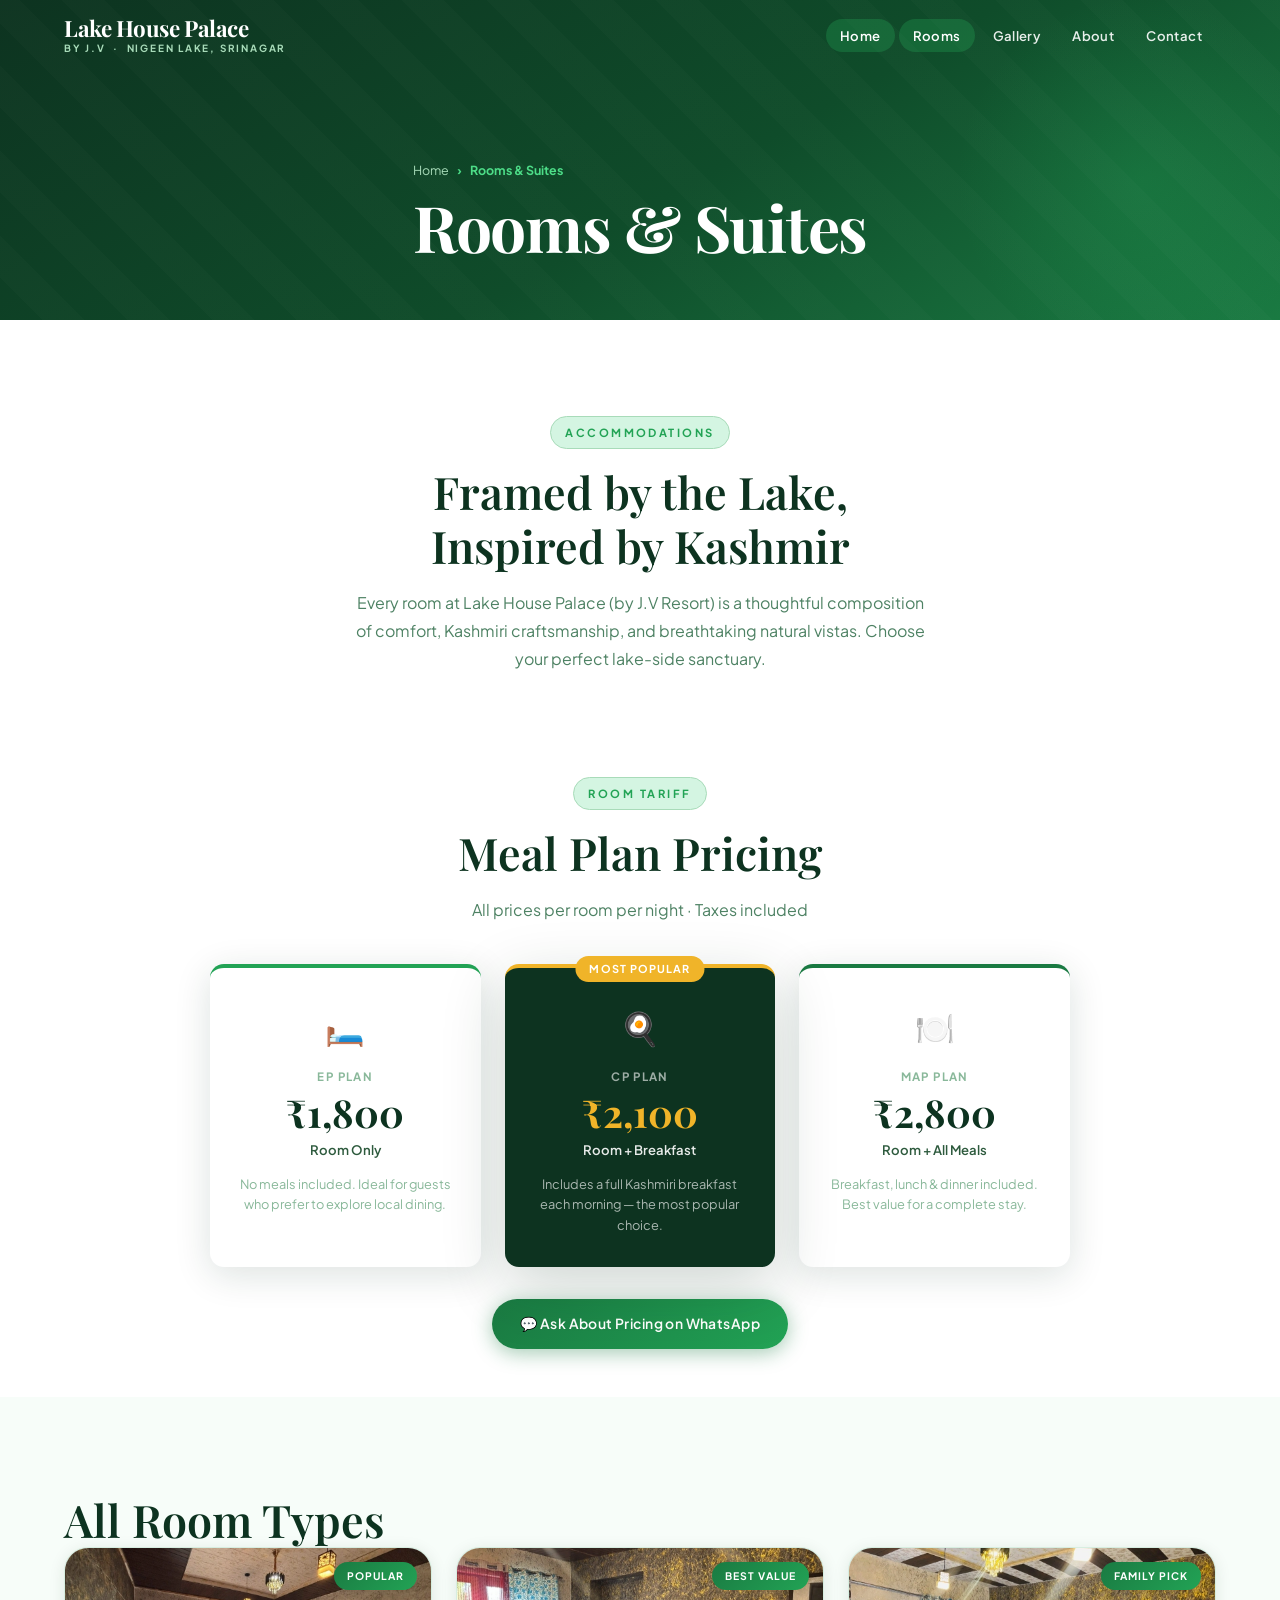
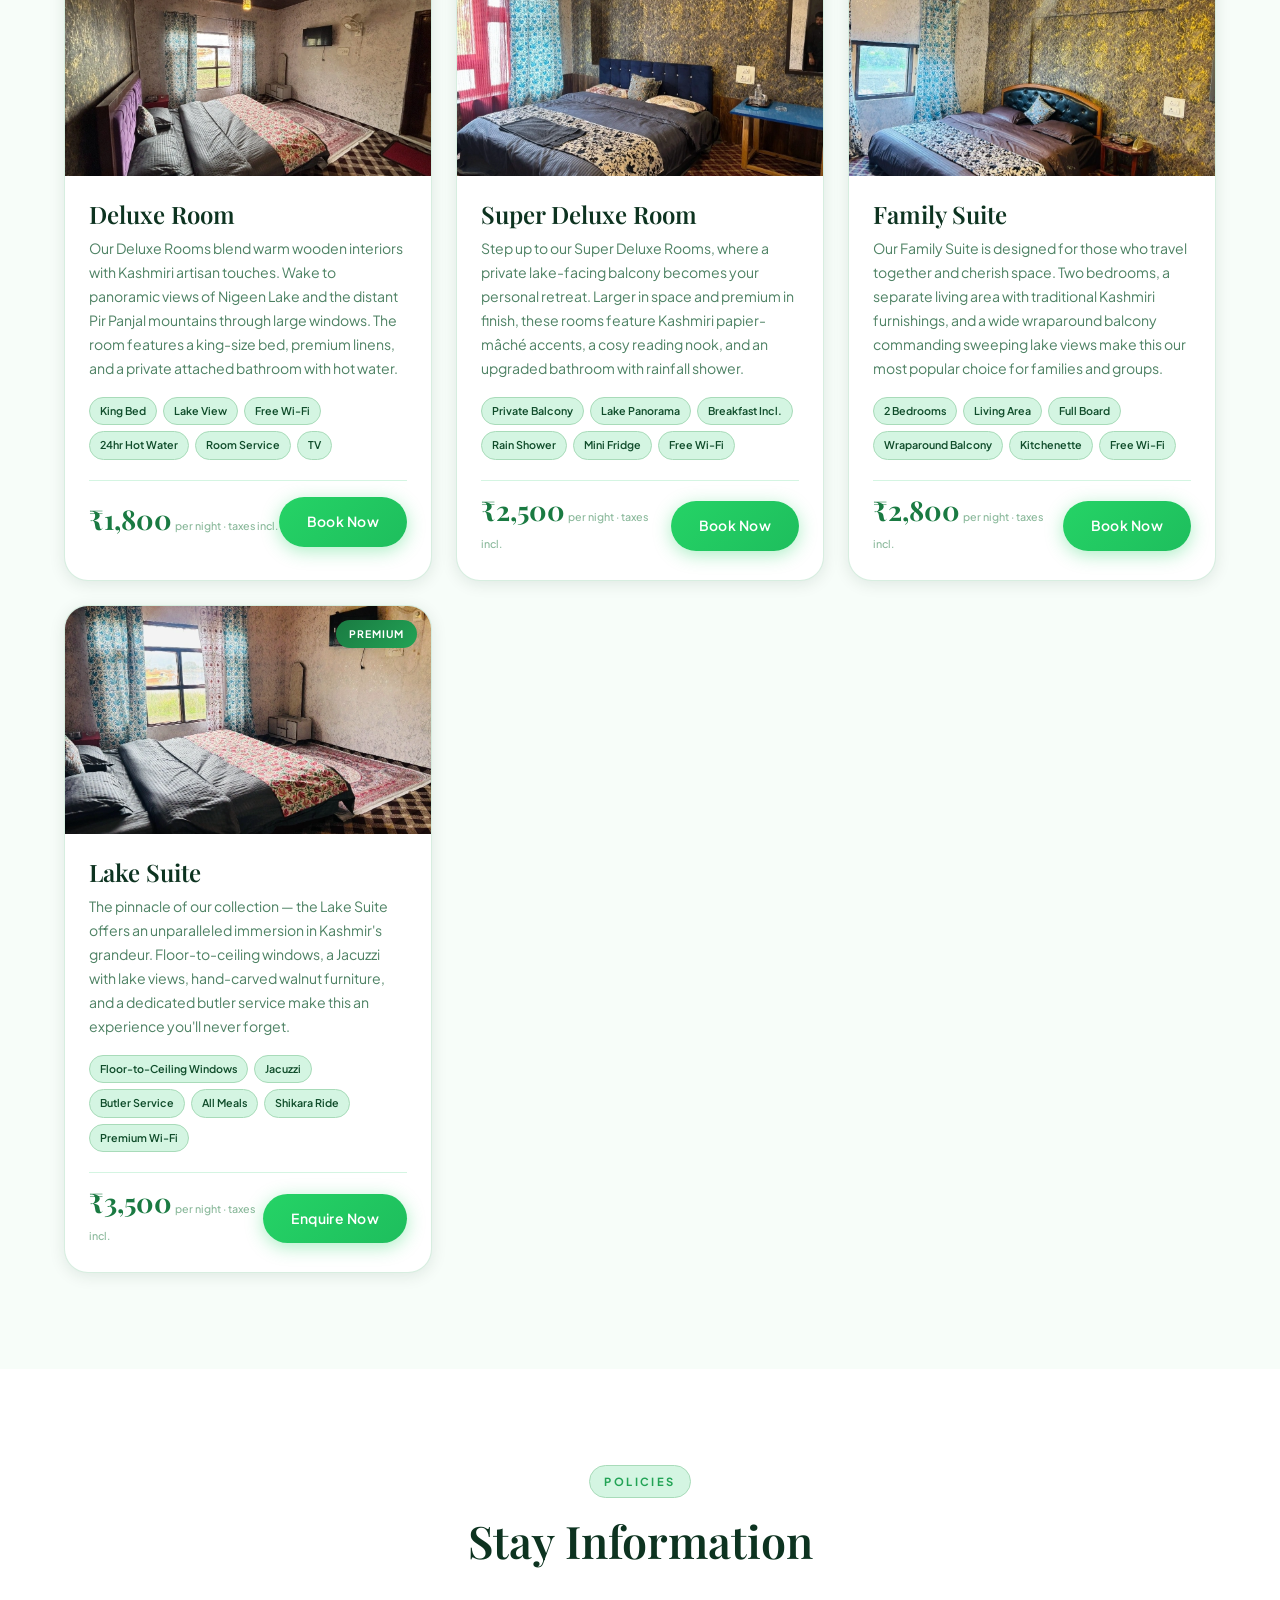
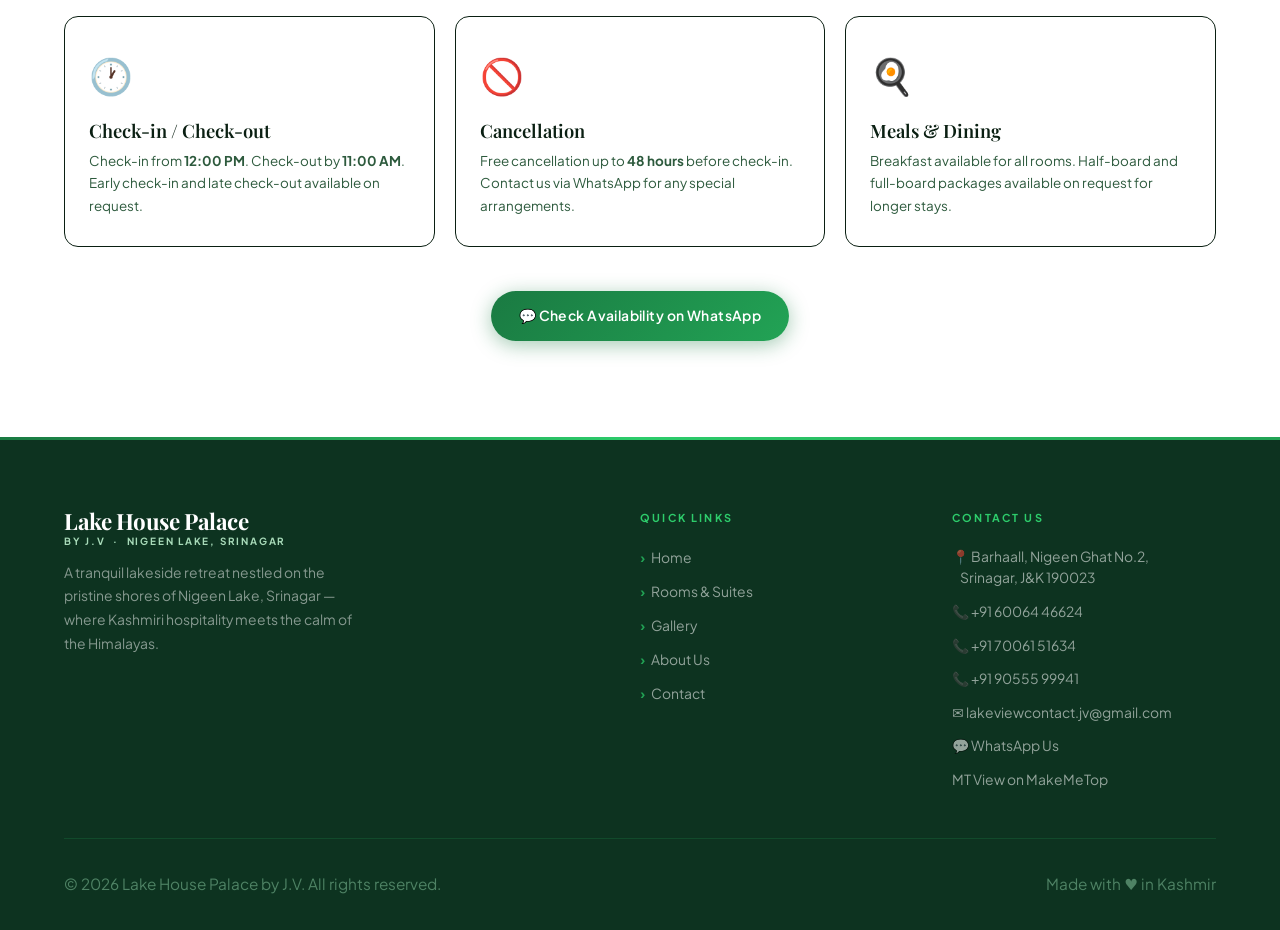
<file: rooms.html>
<!DOCTYPE html>
<html lang="en">
<head>
  <meta charset="UTF-8" />
  <meta name="viewport" content="width=device-width, initial-scale=1.0" />
  <title>Rooms & Suites — Lake House Palace by J.V, Srinagar</title>
  <meta name="description" content="Explore our lake-view rooms and suites at Lake House Palace (by J.V Resort), Nigeen Ghat No.2, Srinagar. Deluxe, Super Deluxe, Family Suite and Lake Suite options available." />
  <meta name="keywords" content="Lake House Palace (by J.V Resort) rooms Srinagar, lake view hotel rooms Kashmir, Nigeen Lake accommodation, houseboat alternative Srinagar" />

   <!-- Open Graph / Facebook / WhatsApp -->
  <meta property="og:type" content="website" />
  <meta property="og:url" content="https://lakehousepalace.in/" />
  <meta property="og:title" content="Lake House Palace by J.V — Luxury Hotel on Nigeen Lake, Srinagar" />
  <meta property="og:description" content="Experience peace by the lake. Premium accommodation on Nigeen Lake, Srinagar with stunning mountain views." />
  <meta property="og:image" content="https://lakehousepalace.in/images/og-img.jpg" />
  
  <!-- Twitter -->
  <meta property="twitter:card" content="summary_large_image">
  <meta property="twitter:url" content="https://lakehousepalace.in/">
  <meta property="twitter:title" content="Lake House Palace by J.V">
  <meta property="twitter:description" content="Experience peace by the lake. Premium accommodation on Nigeen Lake, Srinagar.">
  <meta property="twitter:image" content="https://lakehousepalace.in/images/og-img.jpg">

  <link rel="icon" type="image/png" sizes="32x32" href="/favicon.png">
  <link rel="icon" type="image/png" sizes="16x16" href="/favicon.png">
  <link rel="apple-touch-icon" href="/favicon.png">
  <link rel="shortcut icon" href="/favicon.png">

  <link rel="canonical" href="https://lakehousepalace.in/rooms">
  <link rel="stylesheet" href="css/style.css" />
</head>
<body>

<!-- ═══ NAVBAR ═══════════════════════════════════ -->
<nav class="navbar" aria-label="Main navigation">
  <div class="container">
    <a href="index.html" class="nav-logo" aria-label="Lake House Palace (by J.V Resort) Home">
      <span class="logo-main">Lake House Palace</span>
      <span class="logo-sub">By J.V &nbsp;·&nbsp; Nigeen Lake, Srinagar</span>
    </a>

    <button class="hamburger" aria-label="Toggle menu" aria-expanded="false">
      <span></span><span></span><span></span>
    </button>

    <ul class="nav-links" role="list">
      <li><a href="index.html" class="active">Home</a></li>
      <li><a href="rooms.html">Rooms</a></li>
      <li><a href="gallery.html">Gallery</a></li>
      <li><a href="about.html">About</a></li>
      <li><a href="contact.html">Contact</a></li>
    </ul>
  </div>
</nav>

<!-- ═══ PAGE HERO ═════════════════════════════════ -->
<header class="page-hero" aria-label="Rooms & Suites header">
  <div class="container">
    <nav class="breadcrumb" aria-label="Breadcrumb">
      <a href="index.html">Home</a>
      <span aria-hidden="true">›</span>
      <span aria-current="page">Rooms & Suites</span>
    </nav>
    <h1>Rooms & Suites</h1>
  </div>
</header>

<!-- ═══ INTRO ═════════════════════════════════════ -->
<section class="section" style="background:var(--white);padding-bottom:0;" aria-label="Room introduction">
  <div class="container text-center">
    <span class="section-label reveal">Accommodations</span>
    <h2 class="section-title reveal">Framed by the Lake,<br>Inspired by Kashmir</h2>
    <p class="section-subtitle reveal">
      Every room at Lake House Palace (by J.V Resort) is a thoughtful composition of comfort, Kashmiri craftsmanship, and breathtaking natural vistas. Choose your perfect lake-side sanctuary.
    </p>
  </div>
</section>

<!-- ═══ MEAL PLAN PRICING ══════════════════════════ -->
<section class="section" style="background:var(--shore);padding-top:48px;padding-bottom:48px;" aria-labelledby="pricing-heading">
  <div class="container">
    <div class="text-center">
      <span class="section-label reveal">Room Tariff</span>
      <h2 class="section-title reveal" id="pricing-heading">Meal Plan Pricing</h2>
      <p class="section-subtitle reveal" style="margin-bottom:40px;">All prices per room per night · Taxes included</p>
    </div>
    <div style="display:grid;grid-template-columns:repeat(auto-fit,minmax(240px,1fr));gap:24px;max-width:860px;margin:0 auto;">

      <!-- EP -->
      <div class="reveal" style="background:var(--white);border-radius:var(--radius);box-shadow:var(--shadow-md);padding:32px 28px;text-align:center;border-top:4px solid var(--jade,#3aaf72);">
        <div style="font-size:2rem;margin-bottom:12px;">🛏️</div>
        <p style="font-size:.72rem;font-weight:700;letter-spacing:.12em;text-transform:uppercase;color:var(--text-muted,#7a9186);margin-bottom:6px;">EP Plan</p>
        <p style="font-family:var(--font-serif,'Georgia',serif);font-size:2.4rem;font-weight:700;color:var(--deep-water,#0d3320);line-height:1;margin-bottom:8px;">₹1,800</p>
        <p style="font-size:.82rem;color:var(--text-mid,#4b5e55);font-weight:600;margin-bottom:12px;">Room Only</p>
        <p style="font-size:.8rem;color:var(--text-muted,#7a9186);line-height:1.6;">No meals included. Ideal for guests who prefer to explore local dining.</p>
      </div>

      <!-- CP -->
      <div class="reveal" style="background:var(--deep-water,#0d3320);border-radius:var(--radius);box-shadow:var(--shadow-lg);padding:32px 28px;text-align:center;border-top:4px solid var(--gold,#c9a84c);position:relative;">
        <div style="position:absolute;top:-12px;left:50%;transform:translateX(-50%);background:var(--gold,#c9a84c);color:#fff;font-size:.68rem;font-weight:700;letter-spacing:.1em;text-transform:uppercase;padding:4px 14px;border-radius:20px;">Most Popular</div>
        <div style="font-size:2rem;margin-bottom:12px;">🍳</div>
        <p style="font-size:.72rem;font-weight:700;letter-spacing:.12em;text-transform:uppercase;color:rgba(255,255,255,.6);margin-bottom:6px;">CP Plan</p>
        <p style="font-family:var(--font-serif,'Georgia',serif);font-size:2.4rem;font-weight:700;color:var(--gold,#c9a84c);line-height:1;margin-bottom:8px;">₹2,100</p>
        <p style="font-size:.82rem;color:rgba(255,255,255,.9);font-weight:600;margin-bottom:12px;">Room + Breakfast</p>
        <p style="font-size:.8rem;color:rgba(255,255,255,.65);line-height:1.6;">Includes a full Kashmiri breakfast each morning — the most popular choice.</p>
      </div>

      <!-- NAP -->
      <div class="reveal" style="background:var(--white);border-radius:var(--radius);box-shadow:var(--shadow-md);padding:32px 28px;text-align:center;border-top:4px solid var(--emerald,#2e8b57);">
        <div style="font-size:2rem;margin-bottom:12px;">🍽️</div>
        <p style="font-size:.72rem;font-weight:700;letter-spacing:.12em;text-transform:uppercase;color:var(--text-muted,#7a9186);margin-bottom:6px;">MAP Plan</p>
        <p style="font-family:var(--font-serif,'Georgia',serif);font-size:2.4rem;font-weight:700;color:var(--deep-water,#0d3320);line-height:1;margin-bottom:8px;">₹2,800</p>
        <p style="font-size:.82rem;color:var(--text-mid,#4b5e55);font-weight:600;margin-bottom:12px;">Room + All Meals</p>
        <p style="font-size:.8rem;color:var(--text-muted,#7a9186);line-height:1.6;">Breakfast, lunch &amp; dinner included. Best value for a complete stay.</p>
      </div>

    </div>
    <div class="text-center reveal" style="margin-top:32px;">
      <a href="https://wa.me/917006686618?text=Hello%21%20I%27d%20like%20to%20enquire%20about%20room%20pricing%20at%20Lake%20House%20Palace." class="btn btn-primary" target="_blank" rel="noopener">
        💬 Ask About Pricing on WhatsApp
      </a>
    </div>
  </div>
</section>

<!-- ═══ ROOMS GRID ════════════════════════════════ -->
<section class="rooms-full section" aria-labelledby="rooms-full-heading">
  <div class="container">
    <h2 class="sr-only" id="rooms-full-heading">All Room Types</h2>

    <div class="rooms-grid">

      <!-- Deluxe Room -->
      <article class="room-card reveal" aria-labelledby="rd-deluxe">
        <div class="room-img">
          <img src="images/deluxe.webp" alt="Deluxe Room with lake view at Lake House Palace" loading="lazy" />
          <span class="room-badge">Popular</span>
        </div>
        <div class="room-body">
          <h3 class="room-name" id="rd-deluxe">Deluxe Room</h3>
          <p class="room-desc">Our Deluxe Rooms blend warm wooden interiors with Kashmiri artisan touches. Wake to panoramic views of Nigeen Lake and the distant Pir Panjal mountains through large windows. The room features a king-size bed, premium linens, and a private attached bathroom with hot water.</p>
          <div class="room-amenities">
            <span class="amenity-tag">King Bed</span>
            <span class="amenity-tag">Lake View</span>
            <span class="amenity-tag">Free Wi-Fi</span>
            <span class="amenity-tag">24hr Hot Water</span>
            <span class="amenity-tag">Room Service</span>
            <span class="amenity-tag">TV</span>
          </div>
          <div class="room-footer">
            <div class="room-price">
              <span class="price-num">₹1,800</span>
              <span class="price-note">per night · taxes incl.</span>
            </div>
            <a href="https://wa.me/916006446624?text=Hello%21%20I%27d%20like%20to%20book%20the%20Deluxe%20Room%20at%20Lake%20View%20Resort." class="btn btn-wa" target="_blank" rel="noopener">
              Book Now
            </a>
          </div>
        </div>
      </article>

      <!-- Super Deluxe Room -->
      <article class="room-card reveal" aria-labelledby="rd-superdeluxe">
        <div class="room-img">
          <img src="images/superdeluxe.webp" alt="Super Deluxe Room with private balcony at Lake House Palace (by J.V Resort)" loading="lazy" />
          <span class="room-badge">Best Value</span>
        </div>
        <div class="room-body">
          <h3 class="room-name" id="rd-superdeluxe">Super Deluxe Room</h3>
          <p class="room-desc">Step up to our Super Deluxe Rooms, where a private lake-facing balcony becomes your personal retreat. Larger in space and premium in finish, these rooms feature Kashmiri papier-mâché accents, a cosy reading nook, and an upgraded bathroom with rainfall shower.</p>
          <div class="room-amenities">
            <span class="amenity-tag">Private Balcony</span>
            <span class="amenity-tag">Lake Panorama</span>
            <span class="amenity-tag">Breakfast Incl.</span>
            <span class="amenity-tag">Rain Shower</span>
            <span class="amenity-tag">Mini Fridge</span>
            <span class="amenity-tag">Free Wi-Fi</span>
          </div>
          <div class="room-footer">
            <div class="room-price">
              <span class="price-num">₹2,500</span>
              <span class="price-note">per night · taxes incl.</span>
            </div>
            <a href="https://wa.me/916006446624?text=Hello%21%20I%27d%20like%20to%20book%20the%20Super%20Deluxe%20Room%20at%20Lake%20House%20Palace." class="btn btn-wa" target="_blank" rel="noopener">
              Book Now
            </a>
          </div>
        </div>
      </article>

      <!-- Family Suite -->
      <article class="room-card reveal" aria-labelledby="rd-family">
        <div class="room-img">
          <img src="images/deluxe2.webp" alt="Spacious Family Suite at Lake House Palace Srinagar" loading="lazy" />
          <span class="room-badge">Family Pick</span>
        </div>
        <div class="room-body">
          <h3 class="room-name" id="rd-family">Family Suite</h3>
          <p class="room-desc">Our Family Suite is designed for those who travel together and cherish space. Two bedrooms, a separate living area with traditional Kashmiri furnishings, and a wide wraparound balcony commanding sweeping lake views make this our most popular choice for families and groups.</p>
          <div class="room-amenities">
            <span class="amenity-tag">2 Bedrooms</span>
            <span class="amenity-tag">Living Area</span>
            <span class="amenity-tag">Full Board</span>
            <span class="amenity-tag">Wraparound Balcony</span>
            <span class="amenity-tag">Kitchenette</span>
            <span class="amenity-tag">Free Wi-Fi</span>
          </div>
          <div class="room-footer">
            <div class="room-price">
              <span class="price-num">₹2,800</span>
              <span class="price-note">per night · taxes incl.</span>
            </div>
            <a href="https://wa.me/916006446624?text=Hello%21%20I%27d%20like%20to%20book%20the%20Family%20Suite%20at%20Lake%20House%20Palace." class="btn btn-wa" target="_blank" rel="noopener">
              Book Now
            </a>
          </div>
        </div>
      </article>

      <!-- Lake Suite -->
      <article class="room-card reveal" aria-labelledby="rd-lakesuite">
        <div class="room-img">
          <img src="images/superdeluxe2.webp" alt="Premium Lake Suite — the finest room at Lake House Palace (by J.V Resort)" loading="lazy" />
          <span class="room-badge">Premium</span>
        </div>
        <div class="room-body">
          <h3 class="room-name" id="rd-lakesuite">Lake Suite</h3>
          <p class="room-desc">The pinnacle of our collection — the Lake Suite offers an unparalleled immersion in Kashmir's grandeur. Floor-to-ceiling windows, a Jacuzzi with lake views, hand-carved walnut furniture, and a dedicated butler service make this an experience you'll never forget.</p>
          <div class="room-amenities">
            <span class="amenity-tag">Floor-to-Ceiling Windows</span>
            <span class="amenity-tag">Jacuzzi</span>
            <span class="amenity-tag">Butler Service</span>
            <span class="amenity-tag">All Meals</span>
            <span class="amenity-tag">Shikara Ride</span>
            <span class="amenity-tag">Premium Wi-Fi</span>
          </div>
          <div class="room-footer">
            <div class="room-price">
              <span class="price-num">₹3,500</span>
              <span class="price-note">per night · taxes incl.</span>
            </div>
            <a href="https://wa.me/916006446624?text=Hello%21%20I%27d%20like%20to%20inquire%20about%20the%20Lake%20Suite%20at%20Lake%20House%20Palace." class="btn btn-wa" target="_blank" rel="noopener">
              Enquire Now
            </a>
          </div>
        </div>
      </article>

    </div>
  </div>
</section>

<!-- ═══ ROOM POLICIES ══════════════════════════════ -->
<section class="section" style="background:var(--white);" aria-labelledby="policy-heading">
  <div class="container">
    <div class="text-center">
      <span class="section-label reveal">Policies</span>
      <h2 class="section-title reveal" id="policy-heading">Stay Information</h2>
    </div>

    <div class="why-grid" style="margin-top:48px;">
      <div class="why-card reveal" style="background:var(--shore);border-color:var(--foam);color:var(--text-dark);">
        <div class="why-icon">🕐</div>
        <h3 class="why-title" style="color:var(--deep-water);">Check-in / Check-out</h3>
        <p class="why-desc" style="color:var(--text-mid);">Check-in from <strong>12:00 PM</strong>. Check-out by <strong>11:00 AM</strong>. Early check-in and late check-out available on request.</p>
      </div>
      <div class="why-card reveal" style="background:var(--shore);border-color:var(--foam);">
        <div class="why-icon">🚫</div>
        <h3 class="why-title" style="color:var(--deep-water);">Cancellation</h3>
        <p class="why-desc" style="color:var(--text-mid);">Free cancellation up to <strong>48 hours</strong> before check-in. Contact us via WhatsApp for any special arrangements.</p>
      </div>
      <div class="why-card reveal" style="background:var(--shore);border-color:var(--foam);">
        <div class="why-icon">🍳</div>
        <h3 class="why-title" style="color:var(--deep-water);">Meals & Dining</h3>
        <p class="why-desc" style="color:var(--text-mid);">Breakfast available for all rooms. Half-board and full-board packages available on request for longer stays.</p>
      </div>
    </div>

    <div class="text-center" style="margin-top:44px;">
      <a href="https://wa.me/916006446624?text=Hello%21%20I%27d%20like%20to%20know%20more%20about%20room%20availability." class="btn btn-primary reveal" target="_blank" rel="noopener">
        💬 Check Availability on WhatsApp
      </a>
    </div>
  </div>
</section>

<script src="js/script.js"></script>
<script src="js/gallery-loader.js"></script>

<!-- ═══ FOOTER ════════════════════════════════════ -->
<footer class="footer" role="contentinfo">
  <div class="container">
    <div class="footer-grid">

      <div class="footer-brand">
        <a href="index.html" class="nav-logo">
          <span class="logo-main">Lake House Palace</span>
          <span class="logo-sub">By J.V &nbsp;·&nbsp; Nigeen Lake, Srinagar</span>
        </a>
        <p>
          A tranquil lakeside retreat nestled on the pristine shores of Nigeen Lake, Srinagar — where Kashmiri hospitality meets the calm of the Himalayas.
        </p>
      </div>

      <div>
        <p class="footer-title">Quick Links</p>
        <ul class="footer-links" role="list">
          <li><a href="index.html">Home</a></li>
          <li><a href="rooms.html">Rooms & Suites</a></li>
          <li><a href="gallery.html">Gallery</a></li>
          <li><a href="about.html">About Us</a></li>
          <li><a href="contact.html">Contact</a></li>
        </ul>
      </div>

      <div>
        <p class="footer-title">Contact Us</p>
        <div class="footer-contact">
          <a href="https://maps.app.goo.gl/zUoeW21KdYyyNMRp8" target="_blank" rel="noopener">
            📍 Barhaall, Nigeen Ghat No.2,<br>&nbsp;&nbsp;&nbsp;&nbsp;Srinagar, J&K 190023
          </a>

          <a href="tel:+916006446624">📞 +91 60064 46624</a>
          <a href="tel:+917006151634">📞 +91 70061 51634</a>
          <a href="tel:+919055599941">📞 +91 90555 99941</a>
          <a href="mailto:lakeviewcontact.jv@gmail.com">✉️ lakeviewcontact.jv@gmail.com</a>
          <a href="https://wa.me/916006446624" target="_blank" rel="noopener">💬 WhatsApp Us</a>

          <!-- ✅ MakeMeTop Added -->
          <a href="https://makemetop.in/?biz=jzfqfr9vhQKlmOrne1We" target="_blank" rel="noopener">
            MT View on MakeMeTop
          </a>

        </div>
      </div>

    </div>

    <div class="footer-bottom">
      <p>© <span id="year"></span> Lake House Palace by J.V. All rights reserved.</p>
      <p>Made with ♥ in Kashmir</p>
    </div>
  </div>
</footer>
<script src="js/script.js"></script>
</body>
</html>
</file>
<file: css/style.css>
/* ===================================================
   Lake View Resort by J.V — GREEN EDITION CSS
   Design: Bold, vibrant, high-visibility green theme
   Premium UI/UX — crisp, modern, resort-luxury feel
   =================================================== */

@import url('https://fonts.googleapis.com/css2?family=Playfair+Display:ital,wght@0,400;0,600;0,700;1,400;1,600&family=Plus+Jakarta+Sans:wght@300;400;500;600;700&display=swap');

/* ─── CSS Variables ─────────────────────────────── */
:root {
  /* Green Palette */
  --forest:       #0d3320;
  --pine:         #0f4c2a;
  --emerald:      #1a7a42;
  --jade:         #22a355;
  --mint:         #2dcc6b;
  --lime-glow:    #4ddd88;
  --sage:         #a8dbb9;
  --pale-mint:    #d4f5e2;
  --frost:        #edfaf3;

  /* Accent */
  --gold:         #f0b429;
  --gold-dark:    #d4960e;

  /* Text */
  --text-dark:    #0a1f12;
  --text-mid:     #2d5a3d;
  --text-soft:    #4e8264;
  --text-muted:   #89b89a;

  /* Neutral */
  --white:        #ffffff;
  --off-white:    #f7fdf9;
  --light-bg:     #f0faf5;
  --border:       rgba(34,163,85,.18);

  /* Shadows */
  --shadow-xs:    0 1px 6px rgba(13,51,32,.07);
  --shadow-sm:    0 3px 16px rgba(13,51,32,.10);
  --shadow-md:    0 8px 36px rgba(13,51,32,.14);
  --shadow-lg:    0 20px 64px rgba(13,51,32,.20);

  /* Structure */
  --nav-h:        70px;
  --radius-sm:    8px;
  --radius:       14px;
  --radius-lg:    24px;
  --transition:   0.3s cubic-bezier(.4,0,.2,1);
  --transition-s: 0.5s cubic-bezier(.4,0,.2,1);

  /* Typography */
  --font-serif:   'Playfair Display', Georgia, serif;
  --font-sans:    'Plus Jakarta Sans', system-ui, sans-serif;
}

/* ─── Reset ─────────────────────────────────────── */
*, *::before, *::after { box-sizing: border-box; margin: 0; padding: 0; }

html { scroll-behavior: smooth; font-size: 16px; }

body {
  font-family: var(--font-sans);
  color: var(--text-dark);
  background: var(--white);
  line-height: 1.72;
  overflow-x: hidden;
}

img { max-width: 100%; height: auto; display: block; }
a   { color: inherit; text-decoration: none; }
ul  { list-style: none; }
button { cursor: pointer; border: none; background: none; font: inherit; }

/* Scrollbar */
::-webkit-scrollbar { width: 8px; }
::-webkit-scrollbar-track { background: var(--frost); }
::-webkit-scrollbar-thumb { background: var(--jade); border-radius: 4px; }
::-webkit-scrollbar-thumb:hover { background: var(--emerald); }

/* Selection */
::selection { background: var(--mint); color: var(--forest); }

/* ─── Typography ─────────────────────────────────── */
h1, h2, h3, h4 {
  font-family: var(--font-serif);
  line-height: 1.2;
  color: var(--forest);
}
h1 { font-size: clamp(2.4rem, 5vw, 4.4rem); font-weight: 700; letter-spacing: -.02em; }
h2 { font-size: clamp(1.9rem, 3.5vw, 3.2rem); font-weight: 600; }
h3 { font-size: clamp(1.3rem, 2.5vw, 1.9rem); font-weight: 600; }
h4 { font-size: 1.1rem; font-weight: 600; }
p  { color: var(--text-soft); font-weight: 400; font-size: .96rem; }

/* ─── Layout ─────────────────────────────────────── */
.container { max-width: 1200px; margin: 0 auto; padding: 0 24px; }
.section { padding: 96px 0; }
.text-center { text-align: center; }
.text-center .section-subtitle { margin-left: auto; margin-right: auto; }

/* ─── Section Decoration ─────────────────────────── */
.section-label {
  display: inline-flex;
  align-items: center;
  gap: 8px;
  font-size: .7rem;
  font-weight: 700;
  letter-spacing: .22em;
  text-transform: uppercase;
  color: var(--jade);
  background: var(--pale-mint);
  padding: 6px 14px;
  border-radius: 50px;
  margin-bottom: 16px;
  border: 1px solid var(--sage);
}

.section-title { margin-bottom: 16px; }

.section-subtitle {
  max-width: 580px;
  color: var(--text-soft);
  font-size: 1rem;
  margin-bottom: 56px;
  font-weight: 400;
  line-height: 1.75;
}

/* ─── Buttons ────────────────────────────────────── */
.btn {
  display: inline-flex;
  align-items: center;
  gap: 8px;
  padding: 13px 28px;
  border-radius: 50px;
  font-family: var(--font-sans);
  font-size: .87rem;
  font-weight: 600;
  letter-spacing: .03em;
  transition: var(--transition);
  white-space: nowrap;
}

.btn-primary {
  background: linear-gradient(135deg, var(--emerald), var(--jade));
  color: var(--white);
  box-shadow: 0 4px 20px rgba(26,122,66,.4);
}
.btn-primary:hover {
  background: linear-gradient(135deg, var(--pine), var(--emerald));
  transform: translateY(-2px);
  box-shadow: 0 8px 32px rgba(26,122,66,.5);
}

.btn-outline {
  border: 2px solid var(--jade);
  color: var(--jade);
  background: transparent;
  font-weight: 600;
}
.btn-outline:hover {
  background: var(--jade);
  color: var(--white);
  transform: translateY(-2px);
  box-shadow: var(--shadow-md);
}

.btn-outline-white {
  border: 2px solid rgba(255,255,255,.7);
  color: var(--white);
  background: transparent;
  font-weight: 600;
}
.btn-outline-white:hover {
  background: rgba(255,255,255,.15);
  border-color: var(--white);
  transform: translateY(-2px);
}

.btn-gold {
  background: linear-gradient(135deg, var(--gold), var(--gold-dark));
  color: var(--white);
  box-shadow: 0 4px 20px rgba(240,180,41,.4);
  font-weight: 700;
}
.btn-gold:hover {
  transform: translateY(-2px);
  box-shadow: 0 8px 32px rgba(240,180,41,.55);
}

.btn-wa {
  background: linear-gradient(135deg, #25D366, #1ebe5d);
  color: var(--white);
  box-shadow: 0 4px 18px rgba(37,211,102,.38);
  font-weight: 600;
}
.btn-wa:hover {
  background: linear-gradient(135deg, #1ebe5d, #18a850);
  transform: translateY(-2px);
  box-shadow: 0 8px 28px rgba(37,211,102,.5);
}

.btn-call {
  background: linear-gradient(135deg, var(--forest), var(--pine));
  color: var(--white);
  box-shadow: var(--shadow-sm);
}
.btn-call:hover {
  background: linear-gradient(135deg, var(--pine), var(--emerald));
  transform: translateY(-2px);
}

/* ─── NAVBAR ─────────────────────────────────────── */
.navbar {
  position: fixed;
  top: 0; left: 0; right: 0;
  z-index: 900;
  height: var(--nav-h);
  display: flex;
  align-items: center;
  transition: background var(--transition), box-shadow var(--transition);
}

.navbar.scrolled {
  background: rgba(255,255,255,.97);
  backdrop-filter: blur(16px);
  box-shadow: 0 2px 24px rgba(13,51,32,.1);
  border-bottom: 1px solid var(--border);
}

.navbar .container {
  display: flex;
  align-items: center;
  justify-content: space-between;
  width: 100%;
}

.nav-logo { display: flex; flex-direction: column; line-height: 1.1; gap: 2px; }

.nav-logo .logo-main {
  font-family: var(--font-serif);
  font-size: 1.4rem;
  font-weight: 700;
  color: var(--forest);
  letter-spacing: -.02em;
  transition: color var(--transition);
}
.navbar:not(.scrolled) .logo-main { color: var(--white); }

.nav-logo .logo-sub {
  font-size: .62rem;
  font-weight: 700;
  letter-spacing: .18em;
  text-transform: uppercase;
  color: var(--jade);
}
.navbar:not(.scrolled) .logo-sub { color: var(--sage); }

.nav-links {
  display: flex;
  align-items: center;
  gap: 4px;
}

.nav-links a {
  font-size: .82rem;
  font-weight: 600;
  letter-spacing: .03em;
  color: var(--text-dark);
  padding: 8px 14px;
  border-radius: 50px;
  transition: var(--transition);
}
.navbar:not(.scrolled) .nav-links a { color: rgba(255,255,255,.9); }

.nav-links a:hover, .nav-links a.active {
  background: var(--pale-mint);
  color: var(--pine);
}
.navbar:not(.scrolled) .nav-links a:hover,
.navbar:not(.scrolled) .nav-links a.active {
  background: rgba(45,204,107,.22);
  color: var(--white);
}

.hamburger {
  display: none;
  flex-direction: column;
  gap: 5px;
  padding: 6px;
  border-radius: 8px;
  transition: background var(--transition);
}
.hamburger:hover { background: var(--pale-mint); }
.navbar:not(.scrolled) .hamburger:hover { background: rgba(255,255,255,.15); }

.hamburger span {
  display: block;
  width: 22px; height: 2.5px;
  background: var(--forest);
  border-radius: 2px;
  transition: var(--transition);
}
.navbar:not(.scrolled) .hamburger span { background: var(--white); }

.hamburger.open span:nth-child(1) { transform: rotate(45deg) translate(5.5px, 5.5px); }
.hamburger.open span:nth-child(2) { opacity: 0; width: 0; }
.hamburger.open span:nth-child(3) { transform: rotate(-45deg) translate(5.5px, -5.5px); }

/* ─── HERO ───────────────────────────────────────── */
.hero {
  position: relative;
  height: 100vh;
  min-height: 640px;
  display: flex;
  align-items: center;
  overflow: hidden;
}

.hero-bg {
  position: absolute;
  inset: 0;
  background-image: url('../images/hero.jpg');
  background-size: cover;
  background-position: center;
  transform: scale(1.05);
  transition: transform 8s ease;
}

.hero-bg::after {
  content: '';
  position: absolute;
  inset: 0;
  background: linear-gradient(
    150deg,
    rgba(9,30,18,.88) 0%,
    rgba(13,51,32,.74) 45%,
    rgba(26,122,66,.38) 100%
  );
}

.hero.loaded .hero-bg { transform: scale(1); }

.hero-content {
  position: relative;
  z-index: 2;
  color: var(--white);
  max-width: 700px;
}

.hero-badge {
  display: inline-flex;
  align-items: center;
  gap: 10px;
  background: rgba(45,204,107,.15);
  border: 1px solid rgba(45,204,107,.45);
  backdrop-filter: blur(8px);
  color: var(--lime-glow);
  font-size: .72rem;
  font-weight: 700;
  letter-spacing: .2em;
  text-transform: uppercase;
  padding: 7px 16px;
  border-radius: 50px;
  margin-bottom: 24px;
  opacity: 0;
  transform: translateY(16px);
  animation: fadeUp .8s .2s forwards;
}

.hero-badge-dot {
  width: 8px; height: 8px;
  background: var(--mint);
  border-radius: 50%;
  box-shadow: 0 0 10px var(--mint);
  animation: pulseDot 2s infinite;
}

.hero-title {
  color: var(--white);
  font-weight: 700;
  margin-bottom: 20px;
  text-shadow: 0 2px 20px rgba(0,0,0,.35);
  opacity: 0;
  transform: translateY(24px);
  animation: fadeUp .9s .4s forwards;
}

.hero-title .accent { color: var(--lime-glow); font-style: italic; }

.hero-desc {
  font-size: 1.05rem;
  color: rgba(255,255,255,.85);
  margin-bottom: 36px;
  font-weight: 400;
  max-width: 520px;
  line-height: 1.75;
  opacity: 0;
  transform: translateY(20px);
  animation: fadeUp .9s .6s forwards;
}

.hero-actions {
  display: flex;
  gap: 14px;
  flex-wrap: wrap;
  opacity: 0;
  transform: translateY(20px);
  animation: fadeUp .9s .8s forwards;
}

/* Hero stats bar */
.hero-stats {
  position: absolute;
  bottom: 0; left: 0; right: 0;
  z-index: 3;
  background: rgba(13,51,32,.8);
  backdrop-filter: blur(14px);
  border-top: 1px solid rgba(45,204,107,.25);
  padding: 18px 0;
  opacity: 0;
  animation: fadeIn 1s 1s forwards;
}

.hero-stats .container {
  display: flex;
  justify-content: center;
}

.hero-stat-item {
  display: flex;
  flex-direction: column;
  align-items: center;
  padding: 0 44px;
  border-right: 1px solid rgba(45,204,107,.2);
}
.hero-stat-item:last-child { border-right: none; }

.hero-stat-num {
  font-family: var(--font-serif);
  font-size: 1.9rem;
  font-weight: 700;
  color: var(--lime-glow);
  line-height: 1;
}

.hero-stat-label {
  font-size: .65rem;
  font-weight: 600;
  letter-spacing: .14em;
  text-transform: uppercase;
  color: rgba(255,255,255,.55);
  margin-top: 4px;
}

/* Scroll indicator */
.hero-scroll {
  position: absolute;
  bottom: 90px; right: 40px;
  z-index: 2;
  display: flex;
  flex-direction: column;
  align-items: center;
  gap: 8px;
  writing-mode: vertical-rl;
  color: rgba(255,255,255,.5);
  font-size: .64rem;
  letter-spacing: .2em;
  animation: fadeIn 1s 1.4s both;
}

.scroll-line {
  width: 1.5px; height: 48px;
  background: linear-gradient(to bottom, rgba(45,204,107,.8), transparent);
  animation: scrollDown 2s infinite;
}

/* ─── INTRO ──────────────────────────────────────── */
.intro {
  background: var(--light-bg);
  border-bottom: 1px solid var(--border);
}

.intro-grid {
  display: grid;
  grid-template-columns: 1fr 1fr;
  gap: 72px;
  align-items: center;
}

.intro-image {
  position: relative;
  border-radius: var(--radius-lg);
  overflow: hidden;
  aspect-ratio: 4/3;
  box-shadow: var(--shadow-lg);
}

.intro-image img { width: 100%; height: 100%; object-fit: cover; transition: transform .6s ease; }
.intro-image:hover img { transform: scale(1.04); }

.intro-image::before {
  content: '';
  position: absolute;
  top: 16px; right: 16px;
  width: 54px; height: 54px;
  border-top: 3px solid var(--jade);
  border-right: 3px solid var(--jade);
  border-radius: 0 var(--radius-sm) 0 0;
  z-index: 1;
}

.intro-badge {
  position: absolute;
  bottom: 20px; left: 20px;
  background: rgba(255,255,255,.96);
  backdrop-filter: blur(10px);
  padding: 12px 16px;
  border-radius: var(--radius);
  box-shadow: var(--shadow-md);
  border-left: 4px solid var(--jade);
  display: flex;
  align-items: center;
  gap: 10px;
}

.intro-badge-icon { font-size: 1.4rem; }

.intro-badge span {
  display: block;
  font-size: .65rem;
  font-weight: 700;
  letter-spacing: .1em;
  text-transform: uppercase;
  color: var(--text-soft);
}

.intro-badge strong {
  font-family: var(--font-serif);
  font-size: 1.05rem;
  color: var(--forest);
  font-weight: 600;
}

.intro-stats {
  display: flex;
  background: var(--white);
  border-radius: var(--radius);
  overflow: hidden;
  border: 1px solid var(--border);
  box-shadow: var(--shadow-sm);
  margin-top: 36px;
}

.stat { flex: 1; padding: 20px 12px; text-align: center; border-right: 1px solid var(--border); transition: background var(--transition); }
.stat:last-child { border-right: none; }
.stat:hover { background: var(--frost); }

.stat-num {
  font-family: var(--font-serif);
  font-size: 2.2rem;
  font-weight: 700;
  color: var(--emerald);
  line-height: 1;
}

.stat-label {
  font-size: .67rem;
  font-weight: 600;
  letter-spacing: .1em;
  text-transform: uppercase;
  color: var(--text-muted);
  margin-top: 5px;
}

/* ─── ROOM CARDS ─────────────────────────────────── */
.rooms-section { background: var(--white); }

.rooms-grid {
  display: grid;
  grid-template-columns: repeat(auto-fit, minmax(320px, 1fr));
  gap: 24px;
}

.room-card {
  border-radius: var(--radius-lg);
  overflow: hidden;
  background: var(--white);
  box-shadow: var(--shadow-sm);
  transition: var(--transition-s);
  border: 1px solid var(--border);
}

.room-card:hover {
  transform: translateY(-8px);
  box-shadow: var(--shadow-lg);
  border-color: var(--sage);
}

.room-img {
  position: relative;
  overflow: hidden;
  aspect-ratio: 16/10;
}

.room-img img {
  width: 100%; height: 100%;
  object-fit: cover;
  transition: transform .6s ease;
}
.room-card:hover .room-img img { transform: scale(1.07); }

.room-badge {
  position: absolute;
  top: 14px; right: 14px;
  background: linear-gradient(135deg, var(--emerald), var(--jade));
  color: var(--white);
  font-size: .65rem;
  font-weight: 700;
  letter-spacing: .1em;
  text-transform: uppercase;
  padding: 5px 13px;
  border-radius: 50px;
  box-shadow: var(--shadow-sm);
}

.room-body { padding: 24px; }

.room-name {
  font-family: var(--font-serif);
  font-size: 1.5rem;
  font-weight: 600;
  color: var(--forest);
  margin-bottom: 8px;
}

.room-desc {
  font-size: .88rem;
  color: var(--text-soft);
  margin-bottom: 16px;
  line-height: 1.7;
}

.room-amenities { display: flex; flex-wrap: wrap; gap: 6px; margin-bottom: 20px; }

.amenity-tag {
  font-size: .67rem;
  font-weight: 600;
  background: var(--pale-mint);
  color: var(--pine);
  padding: 4px 10px;
  border-radius: 50px;
  border: 1px solid var(--sage);
}

.room-footer {
  display: flex;
  align-items: center;
  justify-content: space-between;
  padding-top: 16px;
  border-top: 1px solid var(--pale-mint);
}

.price-num {
  font-family: var(--font-serif);
  font-size: 1.7rem;
  font-weight: 700;
  color: var(--emerald);
  line-height: 1;
}

.price-note {
  font-size: .67rem;
  font-weight: 500;
  color: var(--text-muted);
  margin-top: 2px;
}

/* ─── WHY SECTION ────────────────────────────────── */
.why {
  background: linear-gradient(160deg, var(--forest) 0%, var(--pine) 60%, #1e6e3a 100%);
  position: relative;
  overflow: hidden;
}

.why::before {
  content: '';
  position: absolute;
  top: -120px; right: -120px;
  width: 500px; height: 500px;
  background: radial-gradient(circle, rgba(45,204,107,.12) 0%, transparent 70%);
  border-radius: 50%;
}

.why .section-label {
  background: rgba(45,204,107,.15);
  border-color: rgba(45,204,107,.35);
  color: var(--lime-glow);
}
.why .section-title { color: var(--white); }
.why .section-subtitle { color: rgba(255,255,255,.65); }

.why-grid {
  display: grid;
  grid-template-columns: repeat(auto-fit, minmax(220px, 1fr));
  gap: 20px;
  position: relative;
  z-index: 2;
}

.why-card {
  background: rgba(255,255,255,.07);
  border: 1px solid rgba(255,255,255,.1);
  border-radius: var(--radius);
  padding: 28px 24px;
  transition: var(--transition-s);
}

.why-card:hover {
  background: rgba(255,255,255,.13);
  border-color: rgba(45,204,107,.4);
  transform: translateY(-5px);
}

.why-icon { font-size: 2.2rem; margin-bottom: 14px; display: block; }
.why-title { font-family: var(--font-serif); font-size: 1.15rem; color: var(--white); margin-bottom: 8px; font-weight: 600; }
.why-desc { font-size: .84rem; color: rgba(255,255,255,.58); line-height: 1.7; }

/* ─── TESTIMONIALS ───────────────────────────────── */
.testimonials { background: var(--light-bg); }

.testimonials-grid {
  display: grid;
  grid-template-columns: repeat(auto-fit, minmax(300px, 1fr));
  gap: 24px;
}

.testi-card {
  background: var(--white);
  border-radius: var(--radius);
  padding: 28px;
  box-shadow: var(--shadow-sm);
  border: 1px solid var(--border);
  transition: var(--transition-s);
  position: relative;
  overflow: hidden;
}

.testi-card::before {
  content: '';
  position: absolute;
  top: 0; left: 0; right: 0;
  height: 3px;
  background: linear-gradient(90deg, var(--jade), var(--mint));
  transform: scaleX(0);
  transition: transform var(--transition-s);
  transform-origin: left;
}

.testi-card:hover { transform: translateY(-5px); box-shadow: var(--shadow-md); }
.testi-card:hover::before { transform: scaleX(1); }

.stars { color: var(--gold); font-size: .9rem; margin-bottom: 12px; letter-spacing: 2px; }

.testi-quote {
  font-family: var(--font-serif);
  font-size: 3.5rem;
  color: var(--pale-mint);
  line-height: .7;
  margin-bottom: 8px;
  font-weight: 700;
}

.testi-text {
  font-size: .9rem;
  color: var(--text-soft);
  line-height: 1.75;
  margin-bottom: 20px;
  font-style: italic;
}

.testi-author { display: flex; align-items: center; gap: 12px; }

.testi-avatar {
  width: 44px; height: 44px;
  border-radius: 50%;
  background: linear-gradient(135deg, var(--emerald), var(--jade));
  display: flex;
  align-items: center;
  justify-content: center;
  font-family: var(--font-serif);
  font-size: 1.1rem;
  color: var(--white);
  font-weight: 700;
  flex-shrink: 0;
  box-shadow: 0 3px 12px rgba(26,122,66,.3);
}

.testi-name { font-weight: 600; font-size: .88rem; color: var(--forest); }
.testi-place { font-size: .75rem; color: var(--text-muted); }

/* ─── MAP SECTION ────────────────────────────────── */
.map-section { background: var(--white); }

.map-inner {
  display: grid;
  grid-template-columns: 1fr 2fr;
  gap: 48px;
  align-items: start;
}

.contact-list { display: flex; flex-direction: column; gap: 12px; margin-top: 24px; }
.contact-item { display: flex; gap: 12px; align-items: flex-start; }

.contact-icon {
  font-size: .95rem;
  width: 38px; height: 38px;
  background: var(--pale-mint);
  border-radius: var(--radius-sm);
  display: flex;
  align-items: center;
  justify-content: center;
  flex-shrink: 0;
  border: 1px solid var(--sage);
}

.contact-text { font-size: .88rem; color: var(--text-soft); line-height: 1.6; }
.contact-text strong {
  display: block;
  color: var(--forest);
  font-weight: 600;
  font-size: .75rem;
  letter-spacing: .09em;
  text-transform: uppercase;
  margin-bottom: 2px;
}
.contact-text a { color: var(--emerald); font-weight: 500; transition: color var(--transition); }
.contact-text a:hover { color: var(--pine); }

.map-frame {
  border-radius: var(--radius-lg);
  overflow: hidden;
  box-shadow: var(--shadow-lg);
  height: 400px;
  border: 3px solid var(--pale-mint);
}
.map-frame iframe { width: 100%; height: 100%; border: none; }

/* ─── FOOTER ─────────────────────────────────────── */
.footer {
  background: var(--forest);
  color: rgba(255,255,255,.7);
  padding: 72px 0 32px;
  position: relative;
  overflow: hidden;
}

.footer::before {
  content: '';
  position: absolute;
  top: 0; left: 0; right: 0;
  height: 3px;
  background: linear-gradient(90deg, var(--emerald), var(--mint), var(--jade));
}

.footer-grid {
  display: grid;
  grid-template-columns: 2fr 1fr 1fr;
  gap: 48px;
  padding-bottom: 48px;
  border-bottom: 1px solid rgba(45,204,107,.15);
  margin-bottom: 32px;
}

.footer-brand .logo-main { color: var(--white); }
.footer-brand .logo-sub { color: var(--sage); }
.footer-brand p { color: rgba(255,255,255,.5); font-size: .87rem; margin-top: 14px; max-width: 300px; line-height: 1.7; }

.footer-title {
  font-size: .68rem;
  font-weight: 700;
  letter-spacing: .2em;
  text-transform: uppercase;
  color: var(--mint);
  margin-bottom: 18px;
}

.footer-links { display: flex; flex-direction: column; gap: 10px; }
.footer-links a {
  color: rgba(255,255,255,.55);
  font-size: .87rem;
  transition: color var(--transition), padding-left var(--transition);
  display: flex;
  align-items: center;
  gap: 6px;
}
.footer-links a::before { content: '›'; color: var(--jade); font-weight: 700; }
.footer-links a:hover { color: var(--sage); padding-left: 4px; }

.footer-contact { display: flex; flex-direction: column; gap: 12px; }
.footer-contact a {
  color: rgba(255,255,255,.55);
  font-size: .87rem;
  transition: color var(--transition);
  display: flex; gap: 8px;
  align-items: flex-start;
  line-height: 1.55;
}
.footer-contact a:hover { color: var(--sage); }

.footer-bottom {
  display: flex;
  justify-content: space-between;
  align-items: center;
  font-size: .78rem;
  color: rgba(255,255,255,.3);
}

/* ─── PAGE HERO ──────────────────────────────────── */
.page-hero {
  padding-top: var(--nav-h);
  height: 320px;
  display: flex;
  align-items: flex-end;
  padding-bottom: 44px;
  position: relative;
  background: linear-gradient(150deg, var(--forest) 0%, var(--pine) 55%, var(--emerald) 100%);
  overflow: hidden;
}

.page-hero::before {
  content: '';
  position: absolute;
  bottom: -60px; right: -60px;
  width: 400px; height: 400px;
  background: radial-gradient(circle, rgba(45,204,107,.14) 0%, transparent 65%);
  border-radius: 50%;
}

.page-hero::after {
  content: '';
  position: absolute;
  inset: 0;
  background: repeating-linear-gradient(
    45deg, transparent, transparent 30px,
    rgba(255,255,255,.015) 30px, rgba(255,255,255,.015) 60px
  );
}

.page-hero .container { position: relative; z-index: 2; }
.page-hero h1 { color: var(--white); font-weight: 700; margin-bottom: 10px; }

.breadcrumb {
  display: flex; gap: 8px; align-items: center;
  font-size: .78rem; color: rgba(255,255,255,.5);
  margin-bottom: 8px;
}
.breadcrumb a { color: var(--sage); transition: color var(--transition); }
.breadcrumb a:hover { color: var(--white); }
.breadcrumb span { color: var(--lime-glow); font-weight: 700; }

/* ─── ROOMS PAGE ─────────────────────────────────── */
.rooms-full { background: var(--off-white); }
.rooms-full .rooms-grid { grid-template-columns: repeat(auto-fit, minmax(340px, 1fr)); }

/* ─── MENU PAGE ──────────────────────────────────── */
.menu-section { background: var(--white); }

.menu-tabs {
  display: flex; gap: 6px; margin-bottom: 44px; flex-wrap: wrap;
  background: var(--light-bg);
  border-radius: 50px;
  border: 1px solid var(--border);
  padding: 6px;
  width: fit-content;
}

.menu-tab {
  padding: 10px 22px;
  border-radius: 50px;
  font-size: .83rem;
  font-weight: 600;
  color: var(--text-soft);
  transition: var(--transition);
  cursor: pointer;
}

.menu-tab.active, .menu-tab:hover {
  background: linear-gradient(135deg, var(--emerald), var(--jade));
  color: var(--white);
  box-shadow: 0 3px 12px rgba(26,122,66,.3);
}

.menu-category { display: none; }
.menu-category.active { display: block; }

.menu-category-title {
  font-family: var(--font-serif);
  font-size: 2.2rem;
  color: var(--forest);
  margin-bottom: 8px;
  font-weight: 600;
}

.menu-divider {
  width: 48px; height: 3px;
  background: linear-gradient(90deg, var(--jade), var(--mint));
  border-radius: 3px;
  margin-bottom: 32px;
}

.menu-grid {
  display: grid;
  grid-template-columns: repeat(auto-fit, minmax(320px, 1fr));
  gap: 12px;
}

.menu-item {
  display: flex;
  justify-content: space-between;
  align-items: flex-start;
  padding: 16px 20px;
  background: var(--off-white);
  border-radius: var(--radius);
  gap: 16px;
  transition: var(--transition);
  border: 1px solid transparent;
}

.menu-item:hover {
  border-color: var(--sage);
  background: var(--frost);
  transform: translateX(5px);
}

.menu-item-name {
  font-family: var(--font-serif);
  font-size: 1.05rem;
  font-weight: 600;
  color: var(--forest);
  margin-bottom: 3px;
}

.menu-item-desc { font-size: .8rem; color: var(--text-muted); max-width: 240px; line-height: 1.5; }

.menu-item-price {
  font-family: var(--font-serif);
  font-size: 1.15rem;
  color: var(--emerald);
  white-space: nowrap;
  font-weight: 700;
  flex-shrink: 0;
  background: var(--pale-mint);
  padding: 4px 12px;
  border-radius: 50px;
  border: 1px solid var(--sage);
}

/* ─── ABOUT PAGE ─────────────────────────────────── */
.about-intro { background: var(--off-white); }

.about-grid {
  display: grid;
  grid-template-columns: 1fr 1fr;
  gap: 72px;
  align-items: center;
}

.about-image {
  border-radius: var(--radius-lg);
  overflow: hidden;
  box-shadow: var(--shadow-lg);
  aspect-ratio: 3/4;
  border: 3px solid var(--pale-mint);
}
.about-image img { width: 100%; height: 100%; object-fit: cover; }

.mission-section { background: var(--white); }

.mission-grid {
  display: grid;
  grid-template-columns: repeat(3, 1fr);
  gap: 24px;
  margin-top: 48px;
}

.mission-card {
  padding: 32px 24px;
  background: var(--light-bg);
  border-radius: var(--radius);
  text-align: center;
  transition: var(--transition-s);
  border: 1px solid var(--border);
  position: relative;
  overflow: hidden;
}

.mission-card::after {
  content: '';
  position: absolute;
  bottom: 0; left: 0; right: 0;
  height: 3px;
  background: linear-gradient(90deg, var(--jade), var(--mint));
  transform: scaleX(0);
  transition: transform var(--transition-s);
}

.mission-card:hover { background: var(--frost); transform: translateY(-5px); box-shadow: var(--shadow-md); border-color: var(--sage); }
.mission-card:hover::after { transform: scaleX(1); }

.mission-icon { font-size: 2.2rem; margin-bottom: 16px; }
.mission-card h4 { color: var(--forest); margin-bottom: 10px; }
.mission-card p { font-size: .87rem; color: var(--text-soft); }

/* Owner Quote */
.owner-section {
  background: linear-gradient(160deg, var(--forest) 0%, var(--pine) 70%, var(--emerald) 100%);
  position: relative;
  overflow: hidden;
}
.owner-section::before {
  content: '';
  position: absolute;
  inset: 0;
  background: url('../images/hero.jpg') center/cover;
  opacity: .07;
}

.owner-inner { position: relative; z-index: 2; max-width: 740px; margin: 0 auto; text-align: center; }

.owner-quote-mark {
  font-family: var(--font-serif);
  font-size: 7rem;
  color: var(--jade);
  line-height: .6;
  margin-bottom: 24px;
  opacity: .5;
}

.owner-quote {
  font-family: var(--font-serif);
  font-size: clamp(1.2rem, 2.4vw, 1.7rem);
  color: var(--white);
  font-style: italic;
  line-height: 1.65;
  font-weight: 400;
  margin-bottom: 32px;
}

.owner-sig { display: flex; flex-direction: column; align-items: center; gap: 5px; }
.owner-name { font-family: var(--font-serif); font-size: 1.3rem; color: var(--lime-glow); font-weight: 600; }
.owner-title { font-size: .72rem; letter-spacing: .16em; text-transform: uppercase; color: rgba(255,255,255,.5); }

/* ─── GALLERY ─────────────────────────────────────── */
.gallery-section { background: var(--white); }
.gallery-grid { columns: 3; column-gap: 18px; }

.gallery-item {
  break-inside: avoid;
  margin-bottom: 18px;
  border-radius: var(--radius);
  overflow: hidden;
  position: relative;
  cursor: pointer;
  box-shadow: var(--shadow-sm);
  transition: var(--transition-s);
}
.gallery-item:hover { transform: scale(1.02); box-shadow: var(--shadow-md); }
.gallery-item img { width: 100%; display: block; transition: transform .5s ease; }
.gallery-item:hover img { transform: scale(1.06); }

.gallery-overlay {
  position: absolute;
  inset: 0;
  background: linear-gradient(to top, rgba(13,51,32,.75) 0%, transparent 55%);
  opacity: 0;
  transition: opacity var(--transition);
  display: flex;
  align-items: flex-end;
  padding: 16px;
}
.gallery-item:hover .gallery-overlay { opacity: 1; }

.gallery-overlay-icon {
  background: rgba(45,204,107,.2);
  backdrop-filter: blur(4px);
  color: var(--white);
  border: 1px solid rgba(255,255,255,.3);
  border-radius: 50%;
  width: 36px; height: 36px;
  display: flex;
  align-items: center;
  justify-content: center;
  margin-left: auto;
  font-size: .9rem;
}

/* ─── LIGHTBOX ───────────────────────────────────── */
.lightbox {
  position: fixed;
  inset: 0;
  background: rgba(0,0,0,.92);
  z-index: 9999;
  display: flex;
  align-items: center;
  justify-content: center;
  padding: 20px;
  opacity: 0;
  pointer-events: none;
  transition: opacity var(--transition);
  backdrop-filter: blur(4px);
}
.lightbox.open { opacity: 1; pointer-events: all; }

.lightbox-img {
  max-width: 90vw; max-height: 85vh;
  object-fit: contain;
  border-radius: var(--radius);
  box-shadow: 0 24px 80px rgba(0,0,0,.6);
  transform: scale(.94);
  transition: transform var(--transition);
}
.lightbox.open .lightbox-img { transform: scale(1); }

.lightbox-close {
  position: absolute;
  top: 20px; right: 24px;
  color: var(--white);
  font-size: 1.4rem;
  cursor: pointer;
  background: rgba(255,255,255,.1);
  border: 1px solid rgba(255,255,255,.2);
  border-radius: 50%;
  width: 44px; height: 44px;
  display: flex;
  align-items: center;
  justify-content: center;
  transition: background var(--transition);
}
.lightbox-close:hover { background: rgba(255,255,255,.22); }

.lightbox-nav {
  position: absolute;
  top: 50%;
  transform: translateY(-50%);
  background: rgba(45,204,107,.15);
  color: var(--white);
  border: 1px solid rgba(45,204,107,.35);
  border-radius: 50%;
  width: 48px; height: 48px;
  display: flex; align-items: center; justify-content: center;
  cursor: pointer;
  transition: background var(--transition);
  font-size: 1.2rem;
}
.lightbox-nav:hover { background: rgba(45,204,107,.35); }
.lightbox-prev { left: 20px; }
.lightbox-next { right: 20px; }

/* ─── CONTACT ─────────────────────────────────────── */
.contact-section { background: var(--light-bg); }

.contact-grid {
  display: grid;
  grid-template-columns: 1fr 1.4fr;
  gap: 48px;
  align-items: start;
}

.contact-form-card {
  background: var(--white);
  border-radius: var(--radius-lg);
  padding: 36px;
  box-shadow: var(--shadow-md);
  border: 1px solid var(--border);
}
.contact-form-card h3 { color: var(--forest); margin-bottom: 6px; }
.contact-form-card > p { margin-bottom: 24px; font-size: .9rem; }

.form-group { margin-bottom: 18px; }
.form-group label {
  display: block;
  font-size: .72rem;
  font-weight: 700;
  letter-spacing: .12em;
  text-transform: uppercase;
  color: var(--text-soft);
  margin-bottom: 7px;
}

.form-group input,
.form-group textarea,
.form-group select {
  width: 100%;
  padding: 13px 16px;
  border: 2px solid var(--pale-mint);
  border-radius: var(--radius-sm);
  font-family: var(--font-sans);
  font-size: .9rem;
  color: var(--text-dark);
  background: var(--off-white);
  transition: border-color var(--transition), box-shadow var(--transition), background var(--transition);
  outline: none;
}
.form-group input:focus,
.form-group textarea:focus,
.form-group select:focus {
  border-color: var(--jade);
  box-shadow: 0 0 0 4px rgba(34,163,85,.12);
  background: var(--white);
}
.form-group textarea { resize: vertical; min-height: 110px; }

.form-success {
  display: none;
  text-align: center;
  padding: 18px;
  background: var(--pale-mint);
  border-radius: var(--radius-sm);
  border: 1px solid var(--sage);
  color: var(--pine);
  margin-top: 14px;
  font-size: .9rem;
  font-weight: 500;
}

.contact-info-panel { padding-top: 4px; }
.contact-info-panel h3 { margin-bottom: 24px; }

.contact-cards { display: flex; flex-direction: column; gap: 14px; margin-bottom: 28px; }

.cinfo-card {
  display: flex; gap: 14px; align-items: flex-start;
  padding: 16px 18px;
  background: var(--white);
  border-radius: var(--radius);
  box-shadow: var(--shadow-xs);
  border: 1px solid var(--border);
  transition: var(--transition);
}
.cinfo-card:hover { border-color: var(--sage); transform: translateX(6px); box-shadow: var(--shadow-sm); }

.cinfo-icon {
  width: 42px; height: 42px;
  background: linear-gradient(135deg, var(--pale-mint), var(--frost));
  border-radius: 10px;
  display: flex; align-items: center; justify-content: center;
  font-size: 1.1rem;
  flex-shrink: 0;
  border: 1px solid var(--sage);
}

.cinfo-label { font-size: .67rem; font-weight: 700; letter-spacing: .14em; text-transform: uppercase; color: var(--jade); margin-bottom: 3px; }
.cinfo-value { font-size: .9rem; color: var(--text-dark); font-weight: 500; line-height: 1.55; }
.cinfo-value a { color: var(--emerald); transition: color var(--transition); }
.cinfo-value a:hover { color: var(--pine); }

.quick-actions { display: flex; gap: 10px; flex-wrap: wrap; }

.contact-map {
  margin-top: 48px;
  border-radius: var(--radius-lg);
  overflow: hidden;
  box-shadow: var(--shadow-lg);
  height: 360px;
  border: 3px solid var(--pale-mint);
}
.contact-map iframe { width: 100%; height: 100%; border: none; }

/* ─── SCROLL REVEAL ──────────────────────────────── */
.reveal {
  opacity: 0;
  transform: translateY(30px);
  transition: opacity .65s ease, transform .65s ease;
}
.reveal.visible { opacity: 1; transform: none; }

/* ─── KEYFRAMES ──────────────────────────────────── */
@keyframes fadeUp {
  to { opacity: 1; transform: translateY(0); }
}
@keyframes fadeIn {
  from { opacity: 0; }
  to   { opacity: 1; }
}
@keyframes scrollDown {
  0%   { transform: scaleY(0); transform-origin: top; opacity: 0; }
  40%  { transform: scaleY(1); transform-origin: top; opacity: 1; }
  60%  { transform: scaleY(1); transform-origin: bottom; opacity: 1; }
  100% { transform: scaleY(0); transform-origin: bottom; opacity: 0; }
}
@keyframes pulseDot {
  0%, 100% { opacity: 1; transform: scale(1); }
  50%       { opacity: .5; transform: scale(.7); }
}

/* ─── RESPONSIVE ─────────────────────────────────── */
@media (max-width: 1024px) {
  .footer-grid { grid-template-columns: 1fr 1fr; }
  .gallery-grid { columns: 2; }
  .mission-grid { grid-template-columns: repeat(2, 1fr); }
}

@media (max-width: 768px) {
  :root { --nav-h: 64px; }
  .section { padding: 64px 0; }
  .hamburger { display: flex; }

  .nav-links {
    /* Hidden off-screen by default — no white strip */
    position: fixed;
    top: var(--nav-h); left: 0; right: 0;
    background: var(--white);
    flex-direction: column;
    gap: 4px;
    padding: 12px 16px 24px;
    box-shadow: 0 12px 40px rgba(13,51,32,.18);
    /* Invisible + slid up by default */
    visibility: hidden;
    opacity: 0;
    transform: translateY(-12px);
    transition: opacity var(--transition), transform var(--transition), visibility var(--transition);
    z-index: 800;
    border-top: 3px solid var(--jade);
    border-bottom: 1px solid var(--border);
    max-height: calc(100vh - var(--nav-h));
    overflow-y: auto;
  }
  .nav-links.open {
    visibility: visible;
    opacity: 1;
    transform: translateY(0);
  }
  .nav-links a {
    color: var(--text-dark) !important;
    background: transparent !important;
    padding: 13px 16px; width: 100%;
    display: block; border-radius: var(--radius-sm); font-size: .9rem;
    border-bottom: 1px solid rgba(168,219,185,.25);
  }
  .nav-links a:last-child { border-bottom: none; }
  .nav-links a:hover, .nav-links a.active {
    background: var(--pale-mint) !important;
    color: var(--pine) !important;
  }

  .intro-grid, .about-grid { grid-template-columns: 1fr; gap: 36px; }
  .intro-image { order: -1; }
  .map-inner { grid-template-columns: 1fr; }
  .contact-grid { grid-template-columns: 1fr; }
  .footer-grid { grid-template-columns: 1fr; gap: 28px; }
  .footer-bottom { flex-direction: column; gap: 8px; text-align: center; }
  .hero-actions { flex-direction: column; align-items: flex-start; }
  .hero-stats .container { overflow-x: auto; }
  .hero-stat-item { padding: 0 20px; min-width: 90px; }
  .hero-scroll { display: none; }
  .gallery-grid { columns: 2; }
  .mission-grid { grid-template-columns: 1fr; }
  .rooms-grid { grid-template-columns: 1fr; }
}

@media (max-width: 480px) {
  .gallery-grid { columns: 1; }
  .menu-grid { grid-template-columns: 1fr; }
  .menu-tabs { width: 100%; border-radius: var(--radius); padding: 8px; gap: 6px; }
  .menu-tab { font-size: .8rem; padding: 8px 16px; }
  .hero-stats { display: none; }
  .quick-actions { flex-direction: column; }
  .quick-actions .btn { justify-content: center; }
}
</file>
